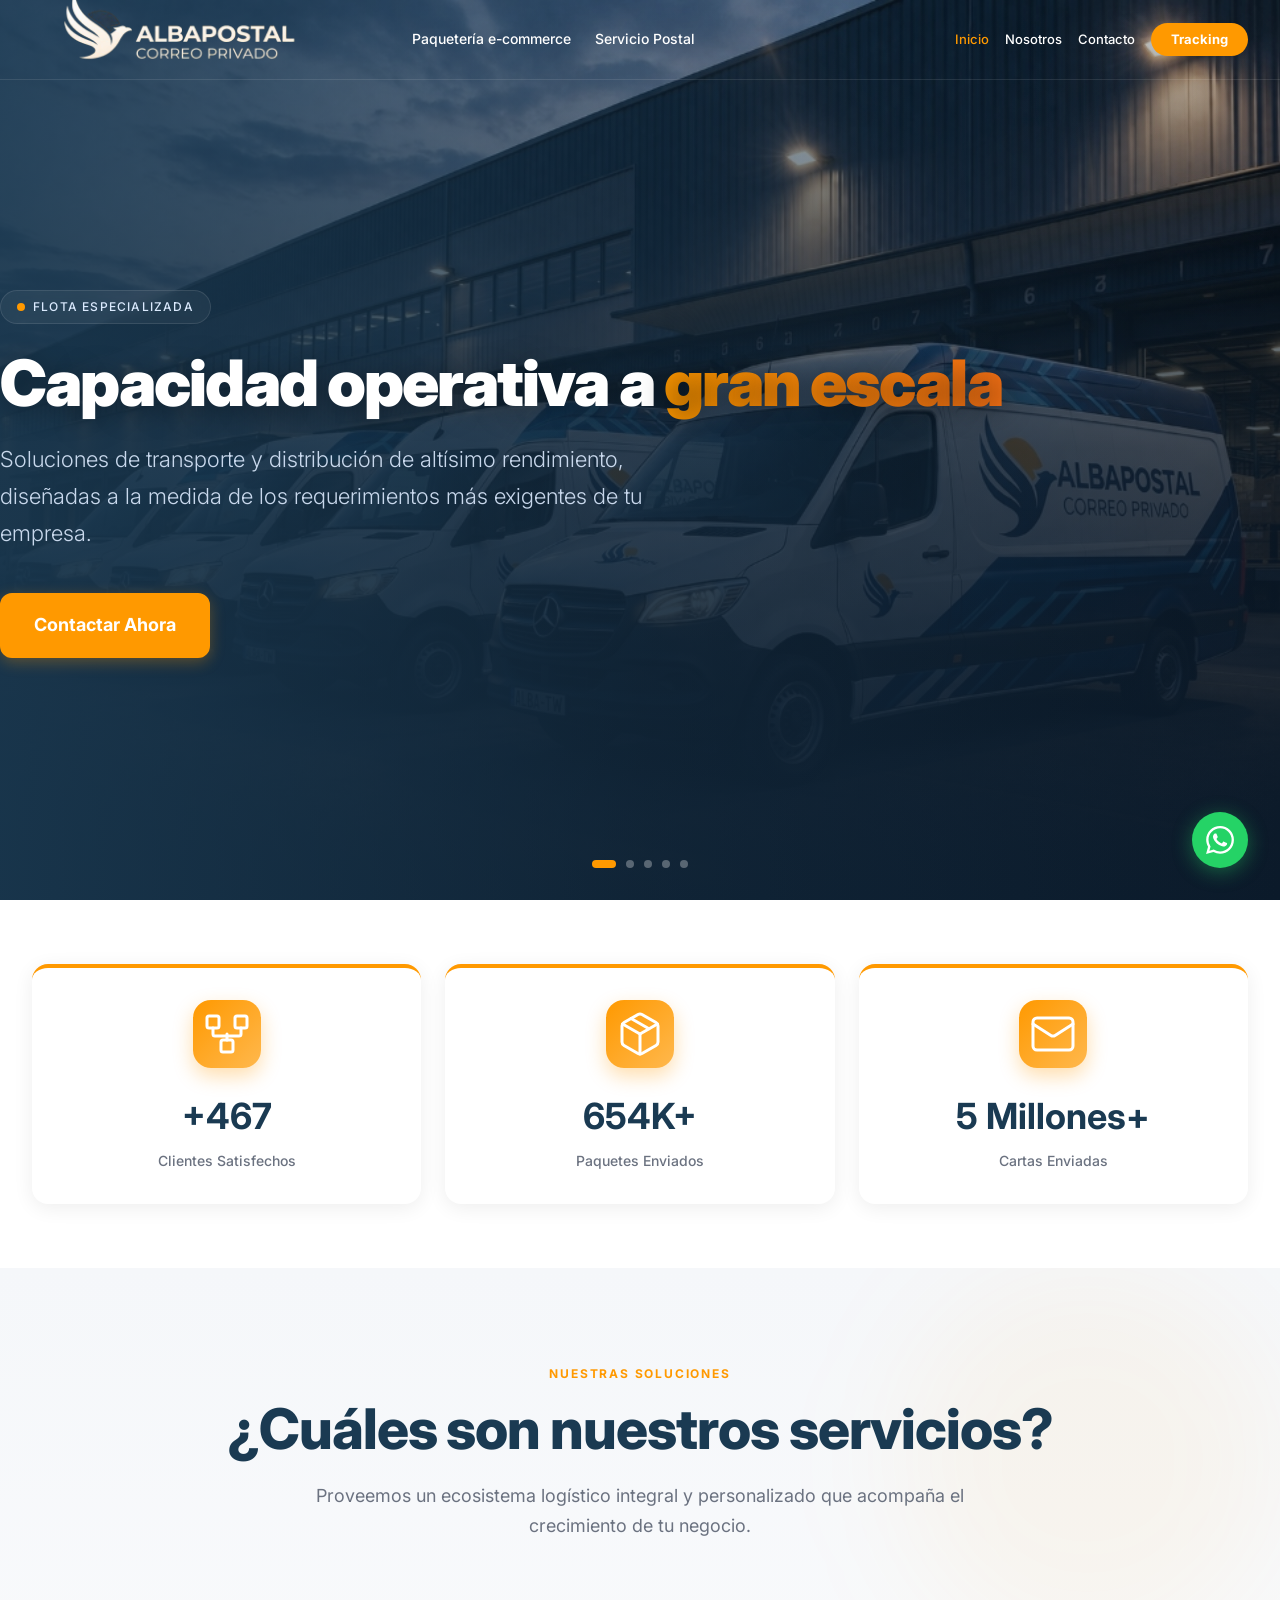
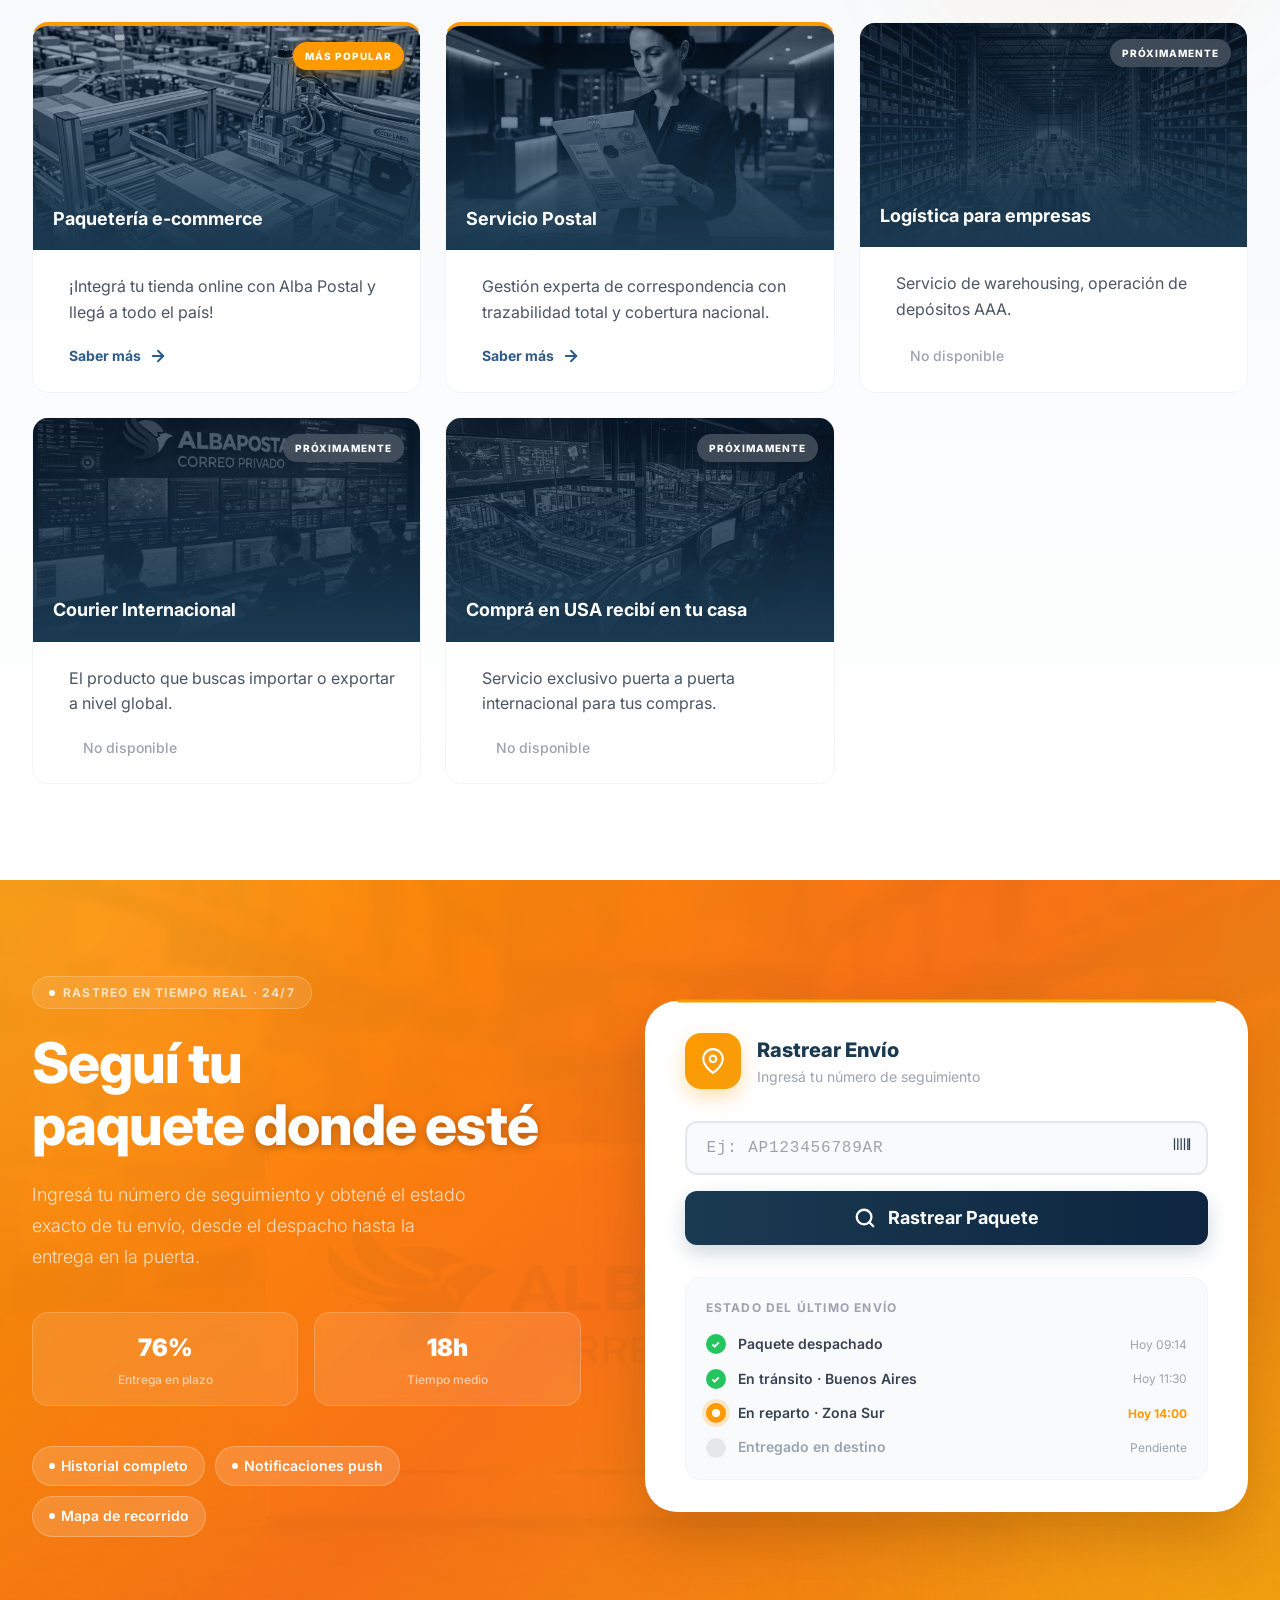
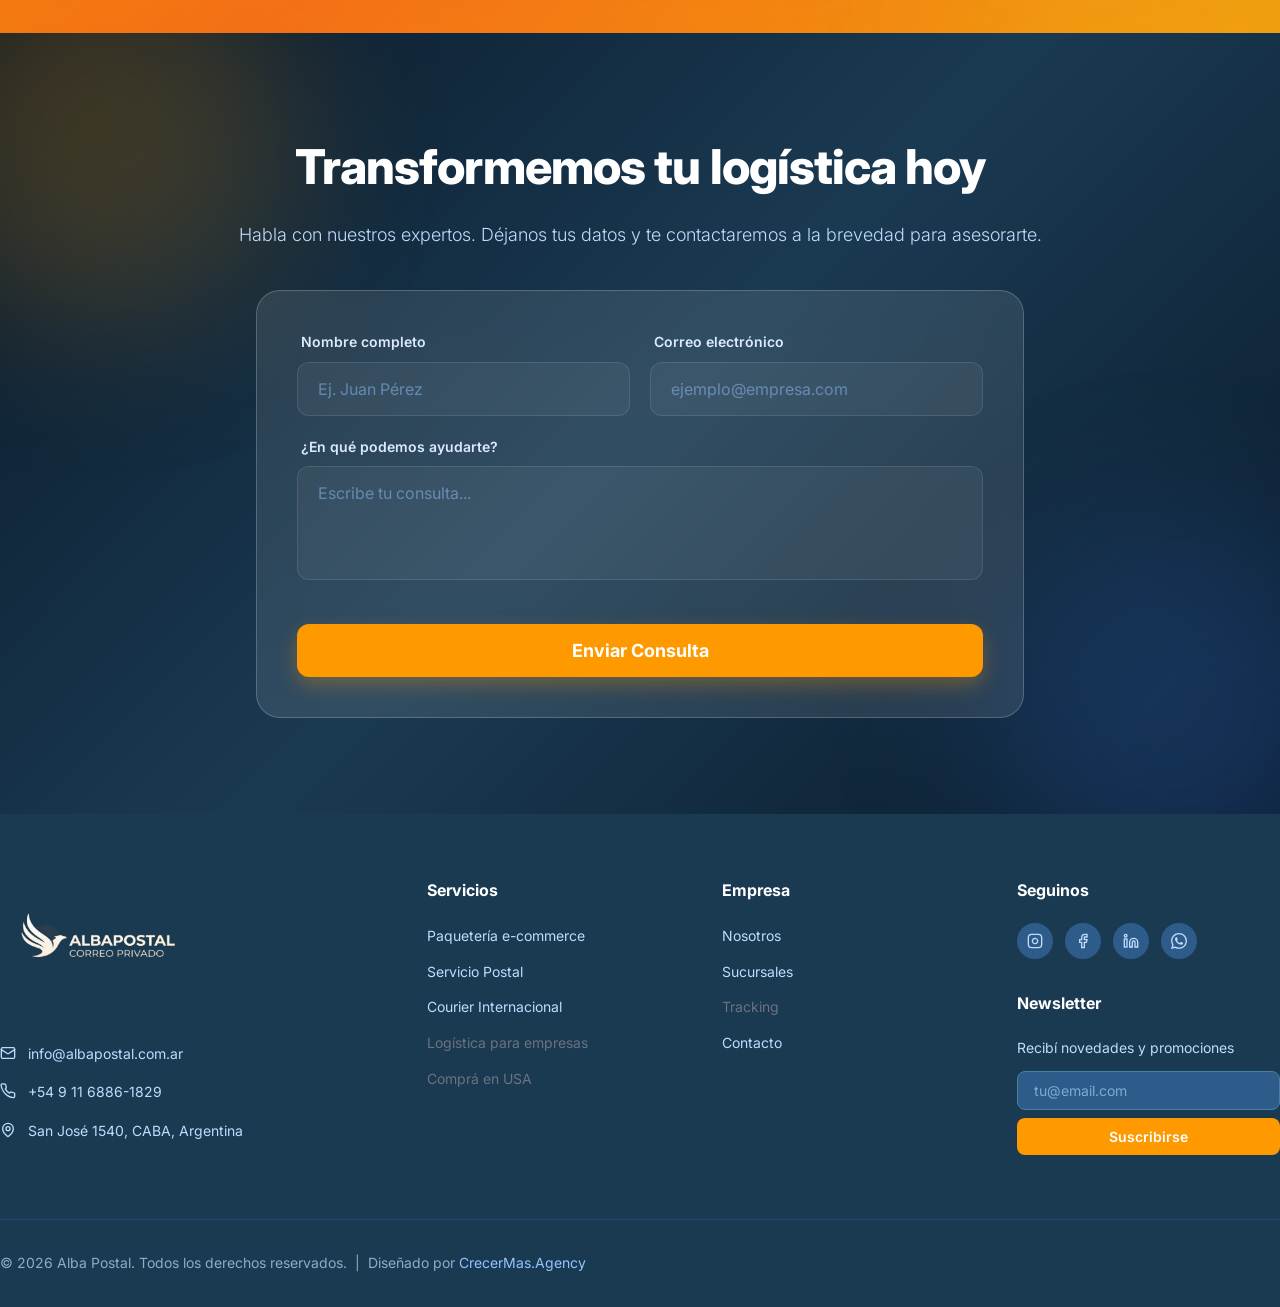
<file: index.html>
<!DOCTYPE html>
<html lang="es">
<head>
  <meta charset="UTF-8">
  <meta name="viewport" content="width=device-width, initial-scale=1.0">
  <title>Alba Postal — Logística Corporativa</title>
  <meta name="description" content="Soluciones de logística e-commerce, servicio postal y courier para empresas.">
  <link rel="preconnect" href="https://fonts.googleapis.com">
  <link rel="preconnect" href="https://fonts.gstatic.com" crossorigin>
  <link href="https://fonts.googleapis.com/css2?family=Inter:wght@300;400;500;600;700;800;900&display=swap" rel="stylesheet">
  <link rel="stylesheet" href="/css/styles.css">
</head>
<body>

  <div id="navbar-placeholder"></div>

  <!-- HERO -->
  <section class="hero">
    <div class="hero-slide active">
      <img src="/images/s1.jpg" alt="Logística Corporativa" loading="eager">
    </div>
    <div class="hero-slide">
      <img src="/images/s5.jpg" alt="Control y Monitoreo" loading="lazy">
    </div>
    <div class="hero-slide">
      <img src="/images/s4.jpg" alt="Excelencia humana" loading="lazy">
    </div>
    <div class="hero-slide">
      <img src="/images/s2.jpg" alt="Gestión inteligente" loading="lazy">
    </div>
    <div class="hero-slide">
      <img src="/images/s3.jpg" alt="Infraestructura" loading="lazy">
    </div>
    <div class="hero-overlay-t"></div>
    <div class="hero-overlay-l"></div>
    <div class="hero-grid-overlay"></div>

    <div class="hero-content container">
      <div class="max-w-3xl" id="hero-text">
        <div class="hero-tag">
          <span class="hero-tag-dot"></span>
          <span id="hero-slide-tag">Flota Especializada</span>
        </div>
        <h1 class="hero-h1" id="hero-slide-title">
          Capacidad operativa a <span class="gradient-text">gran escala</span>
        </h1>
        <p class="hero-p" id="hero-slide-desc">
          Soluciones de transporte y distribución de altísimo rendimiento, diseñadas a la medida de los requerimientos más exigentes de tu empresa.
        </p>
        <a href="/contacto.html" class="btn btn-accent btn-lg">Contactar Ahora</a>
      </div>
    </div>

    <div class="hero-dots">
      <button class="hero-dot active" data-index="0"></button>
      <button class="hero-dot" data-index="1"></button>
      <button class="hero-dot" data-index="2"></button>
      <button class="hero-dot" data-index="3"></button>
      <button class="hero-dot" data-index="4"></button>
    </div>
  </section>

  <!-- STATS -->
  <section class="stats-section">
    <div class="container">
      <div class="stats-grid">
        <div class="stat-card">
          <div class="stat-icon">
            <svg width="48" height="48" viewBox="0 0 24 24" fill="none" stroke="currentColor" stroke-width="1.5" stroke-linecap="round" stroke-linejoin="round">
              <rect x="2" y="3" width="6" height="6" rx="1"/><rect x="16" y="3" width="6" height="6" rx="1"/><rect x="9" y="15" width="6" height="6" rx="1"/>
              <path d="M5 9v3a1 1 0 0 0 1 1h12a1 1 0 0 0 1-1V9"/><path d="M12 12v3"/>
            </svg>
          </div>
          <span class="stat-value" data-count="500" data-prefix="+" data-suffix="">+500</span>
          <span class="stat-label">Clientes Satisfechos</span>
        </div>
        <div class="stat-card">
          <div class="stat-icon">
            <svg width="48" height="48" viewBox="0 0 24 24" fill="none" stroke="currentColor" stroke-width="1.5" stroke-linecap="round" stroke-linejoin="round">
              <path d="M16.5 9.4 7.55 4.24"/><path d="M21 16V8a2 2 0 0 0-1-1.73l-7-4a2 2 0 0 0-2 0l-7 4A2 2 0 0 0 3 8v8a2 2 0 0 0 1 1.73l7 4a2 2 0 0 0 2 0l7-4A2 2 0 0 0 21 16z"/>
              <polyline points="3.29 7 12 12 20.71 7"/><line x1="12" y1="22" x2="12" y2="12"/>
            </svg>
          </div>
          <span class="stat-value" data-count="700" data-prefix="" data-suffix="K+">700K+</span>
          <span class="stat-label">Paquetes Enviados</span>
        </div>
        <div class="stat-card">
          <div class="stat-icon">
            <svg width="48" height="48" viewBox="0 0 24 24" fill="none" stroke="currentColor" stroke-width="1.5" stroke-linecap="round" stroke-linejoin="round">
              <rect x="2" y="4" width="20" height="16" rx="2"/><path d="m22 7-8.97 5.7a1.94 1.94 0 0 1-2.06 0L2 7"/>
            </svg>
          </div>
          <span class="stat-value" data-count="6" data-prefix="" data-suffix=" Millones+">6 Millones+</span>
          <span class="stat-label">Cartas Enviadas</span>
        </div>
      </div>
    </div>
  </section>

  <!-- SERVICES -->
  <section class="services-section">
    <div class="container" style="position:relative;z-index:1">
      <div class="services-header">
        <span class="section-tag">Nuestras Soluciones</span>
        <h2 class="section-title" style="margin-bottom:1.25rem">¿Cuáles son nuestros servicios?</h2>
        <p class="section-subtitle" style="margin:0 auto">Proveemos un ecosistema logístico integral y personalizado que acompaña el crecimiento de tu negocio.</p>
      </div>
      <div class="services-grid">
        <!-- Paquetería -->
        <a href="/servicios/logistica-ecommerce.html" class="service-card active-card">
          <div class="service-card-img">
            <img src="/images/ecommerce.png" alt="Centro e-commerce" loading="lazy">
            <div class="service-card-gradient"></div>
            <div class="service-card-bar"></div>
            <div class="service-card-title-img"><h3>Paquetería e-commerce</h3></div>
            <span class="service-badge popular">Más popular</span>
          </div>
          <div class="service-card-body">
            <div class="service-card-left-bar"></div>
            <p>¡Integrá tu tienda online con Alba Postal y llegá a todo el país!</p>
            <span class="service-card-link">
              Saber más
              <svg width="18" height="18" viewBox="0 0 24 24" fill="none" stroke="currentColor" stroke-width="2.5" stroke-linecap="round" stroke-linejoin="round"><path d="M5 12h14"/><path d="m12 5 7 7-7 7"/></svg>
            </span>
          </div>
        </a>
        <!-- Servicio Postal -->
        <a href="/servicios/servicio-postal.html" class="service-card active-card">
          <div class="service-card-img">
            <img src="/images/postal.png" alt="Correspondencia postal" loading="lazy">
            <div class="service-card-gradient"></div>
            <div class="service-card-bar"></div>
            <div class="service-card-title-img"><h3>Servicio Postal</h3></div>
          </div>
          <div class="service-card-body">
            <div class="service-card-left-bar"></div>
            <p>Gestión experta de correspondencia con trazabilidad total y cobertura nacional.</p>
            <span class="service-card-link">
              Saber más
              <svg width="18" height="18" viewBox="0 0 24 24" fill="none" stroke="currentColor" stroke-width="2.5" stroke-linecap="round" stroke-linejoin="round"><path d="M5 12h14"/><path d="m12 5 7 7-7 7"/></svg>
            </span>
          </div>
        </a>
        <!-- Logística para empresas -->
        <div class="service-card inactive-card">
          <div class="service-card-img">
            <img src="/images/fulfillment.png" alt="Logística y warehousing" loading="lazy">
            <div class="service-card-gradient"></div>
            <div class="service-card-title-img"><h3>Logística para empresas</h3></div>
            <span class="service-badge soon">Próximamente</span>
          </div>
          <div class="service-card-body">
            <p>Servicio de warehousing, operación de depósitos AAA.</p>
            <span class="service-unavailable"><span class="service-unavailable-dot"></span>No disponible</span>
          </div>
        </div>
        <!-- Courier Internacional -->
        <div class="service-card inactive-card">
          <div class="service-card-img">
            <img src="/images/s5.jpg" alt="Courier Internacional aéreo" loading="lazy">
            <div class="service-card-gradient"></div>
            <div class="service-card-title-img"><h3>Courier Internacional</h3></div>
            <span class="service-badge soon">Próximamente</span>
          </div>
          <div class="service-card-body">
            <p>El producto que buscas importar o exportar a nivel global.</p>
            <span class="service-unavailable"><span class="service-unavailable-dot"></span>No disponible</span>
          </div>
        </div>
        <!-- Comprá en USA -->
        <div class="service-card inactive-card">
          <div class="service-card-img">
            <img src="/images/about.png" alt="Tracking de compras USA" loading="lazy">
            <div class="service-card-gradient"></div>
            <div class="service-card-title-img"><h3>Comprá en USA recibí en tu casa</h3></div>
            <span class="service-badge soon">Próximamente</span>
          </div>
          <div class="service-card-body">
            <p>Servicio exclusivo puerta a puerta internacional para tus compras.</p>
            <span class="service-unavailable"><span class="service-unavailable-dot"></span>No disponible</span>
          </div>
        </div>
      </div>
    </div>
  </section>

  <!-- TRACKING -->
  <section class="tracking-section">
    <div class="tracking-bg-img"></div>
    <div class="container">
      <div class="tracking-grid">
        <div>
          <div class="tracking-label">
            <span class="tracking-label-dot"></span>
            Rastreo en tiempo real · 24/7
          </div>
          <h2 class="tracking-h2">
            Seguí tu<br>paquete <span class="highlight">donde esté</span>
          </h2>
          <p class="tracking-p">Ingresá tu número de seguimiento y obtené el estado exacto de tu envío, desde el despacho hasta la entrega en la puerta.</p>
          <div class="tracking-stats">
            <div class="tracking-stat"><div class="tracking-stat-val" data-count="98" data-prefix="" data-suffix="%">98%</div><div class="tracking-stat-lbl">Entrega en plazo</div></div>
            <div class="tracking-stat"><div class="tracking-stat-val" data-count="24" data-prefix="" data-suffix="h">24h</div><div class="tracking-stat-lbl">Tiempo medio</div></div>
          </div>
          <div class="tracking-pills">
            <span class="tracking-pill"><span class="tracking-pill-dot"></span>Historial completo</span>
            <span class="tracking-pill"><span class="tracking-pill-dot"></span>Notificaciones push</span>
            <span class="tracking-pill"><span class="tracking-pill-dot"></span>Mapa de recorrido</span>
          </div>
        </div>
        <div class="tracking-card">
          <div class="tracking-card-bar"></div>
          <div class="tracking-card-header">
            <div class="tracking-card-icon">
              <svg width="26" height="26" viewBox="0 0 24 24" fill="none" stroke="white" stroke-width="2" stroke-linecap="round" stroke-linejoin="round"><path d="M21 10c0 7-9 13-9 13s-9-6-9-13a9 9 0 0 1 18 0z"/><circle cx="12" cy="10" r="3"/></svg>
            </div>
            <div>
              <h3>Rastrear Envío</h3>
              <p>Ingresá tu número de seguimiento</p>
            </div>
          </div>
          <form id="tracking-form">
            <div class="tracking-input-wrap">
              <input type="text" id="tracking-code" class="tracking-input" placeholder="Ej: AP123456789AR" required>
              <div class="tracking-input-icon">
                <svg width="20" height="20" viewBox="0 0 24 24" fill="none" stroke="currentColor" stroke-width="1.5"><path d="M3 5v14M7 5v14M11 5v14M15 5v14M19 5v14M21 5v14"/></svg>
              </div>
            </div>
            <button type="submit" class="tracking-submit">
              <svg width="22" height="22" viewBox="0 0 24 24" fill="none" stroke="currentColor" stroke-width="2.5" stroke-linecap="round" stroke-linejoin="round"><circle cx="11" cy="11" r="8"/><path d="m21 21-4.35-4.35"/></svg>
              Rastrear Paquete
            </button>
          </form>
          <div class="tracking-timeline">
            <p class="tracking-timeline-title">Estado del último envío</p>
            <div class="tracking-steps">
              <div class="tracking-step">
                <div class="tracking-step-dot done"><span class="tracking-step-done-icon">✓</span></div>
                <div class="tracking-step-info"><span class="label">Paquete despachado</span><span class="time">Hoy 09:14</span></div>
              </div>
              <div class="tracking-step">
                <div class="tracking-step-dot done"><span class="tracking-step-done-icon">✓</span></div>
                <div class="tracking-step-info"><span class="label">En tránsito · Buenos Aires</span><span class="time">Hoy 11:30</span></div>
              </div>
              <div class="tracking-step">
                <div class="tracking-step-dot active"><span class="tracking-step-active-dot"></span></div>
                <div class="tracking-step-info"><span class="label">En reparto · Zona Sur</span><span class="time active">Hoy 14:00</span></div>
              </div>
              <div class="tracking-step">
                <div class="tracking-step-dot pending"></div>
                <div class="tracking-step-info"><span class="label pending">Entregado en destino</span><span class="time">Pendiente</span></div>
              </div>
            </div>
          </div>
        </div>
      </div>
    </div>
  </section>

  <!-- CTA -->
  <section class="cta-section">
    <div class="container" style="position:relative;z-index:1">
      <div class="cta-inner">
        <h2 class="cta-h2">Transformemos tu logística hoy</h2>
        <p class="cta-p">Habla con nuestros expertos. Déjanos tus datos y te contactaremos a la brevedad para asesorarte.</p>
        <div class="cta-form-box">
          <div class="cta-success" id="cta-success">
            <div class="cta-success-icon">
              <svg width="32" height="32" viewBox="0 0 24 24" fill="none" stroke="currentColor" stroke-width="2.5" stroke-linecap="round" stroke-linejoin="round"><polyline points="20 6 9 17 4 12"/></svg>
            </div>
            <h3>¡Mensaje Enviado!</h3>
            <p>Nos pondremos en contacto contigo lo antes posible.</p>
            <button id="cta-reset" class="btn btn-outline-white btn-sm" style="margin-top:2rem">Enviar otro mensaje</button>
          </div>
          <form id="cta-form" class="cta-form-grid">
            <div>
              <label class="cta-form-label" for="cta-name">Nombre completo</label>
              <input id="cta-name" name="nombre" type="text" required placeholder="Ej. Juan Pérez" class="cta-form-input" pattern="[a-zA-ZáéíóúÁÉÍÓÚñÑ\s]{3,}" title="Mínimo 3 caracteres">
            </div>
            <div>
              <label class="cta-form-label" for="cta-email">Correo electrónico</label>
              <input id="cta-email" name="email" type="email" required placeholder="ejemplo@empresa.com" class="cta-form-input">
            </div>
            <div style="grid-column:1/-1">
              <label class="cta-form-label" for="cta-message">¿En qué podemos ayudarte?</label>
              <textarea id="cta-message" name="mensaje" rows="4" required minlength="10" placeholder="Escribe tu consulta..." class="cta-form-textarea"></textarea>
            </div>
            <div style="grid-column:1/-1;margin-top:1rem">
              <button type="submit" class="btn btn-accent btn-lg form-submit-btn" style="width:100%">Enviar Consulta</button>
            </div>
          </form>
        </div>
      </div>
    </div>
  </section>

  <div id="footer-placeholder"></div>

  <script src="/js/components.js"></script>
  <script src="/js/main.js"></script>
  <script>
    // Hero slider content
    const heroSlides = [
      { tag: 'Flota Especializada',    title: 'Capacidad operativa a <span class="gradient-text">gran escala</span>',         desc: 'Soluciones de transporte y distribución de altísimo rendimiento, diseñadas a la medida de los requerimientos más exigentes de tu empresa.' },
      { tag: 'Control y Monitoreo',    title: 'Conectividad y trazabilidad <span class="gradient-text">absoluta</span>',        desc: 'Nuestra torre de control mantiene operaciones integradas garantizando envíos hiper-confiables y rápidos en todo momento.' },
      { tag: 'Socio Estratégico',      title: 'Excelencia humana en cada <span class="gradient-text">movimiento</span>',        desc: 'Multiplicamos el valor de tu cadena de suministro brindando tecnología de vanguardia y atención corporativa personalizada.' },
      { tag: 'Gestión Inteligente',    title: 'Logística adaptada a tu <span class="gradient-text">negocio</span>',             desc: 'Implementamos plataformas de clase mundial para que cada paquete cuente con un seguimiento preciso en todo el territorio.' },
      { tag: 'Almacenamiento Premium', title: 'Infraestructura de <span class="gradient-text">primer nivel</span>',             desc: 'Contamos con depósitos altamente seguros y centros de distribución estratégicamente ubicados para agilizar tus entregas.' }
    ];
    let heroIndex = 0;
    const heroTag  = document.getElementById('hero-slide-tag');
    const heroTitle = document.getElementById('hero-slide-title');
    const heroDesc  = document.getElementById('hero-slide-desc');
    const heroDots  = document.querySelectorAll('.hero-dot');
    const heroSlideEls = document.querySelectorAll('.hero-slide');

    function goToHeroSlide(i) {
      heroSlideEls[heroIndex].classList.remove('active');
      heroDots[heroIndex]?.classList.remove('active');
      heroIndex = i;
      heroSlideEls[heroIndex].classList.add('active');
      heroDots[heroIndex]?.classList.add('active');
      heroTag.textContent = heroSlides[i].tag;
      heroTitle.innerHTML = heroSlides[i].title;
      heroDesc.textContent = heroSlides[i].desc;
    }

    heroDots.forEach((dot, i) => dot.addEventListener('click', () => { clearInterval(heroInterval); goToHeroSlide(i); heroInterval = setInterval(() => goToHeroSlide((heroIndex + 1) % heroSlides.length), 6000); }));
    var heroInterval = setInterval(() => goToHeroSlide((heroIndex + 1) % heroSlides.length), 6000);
  </script>
</body>
</html>
</file>
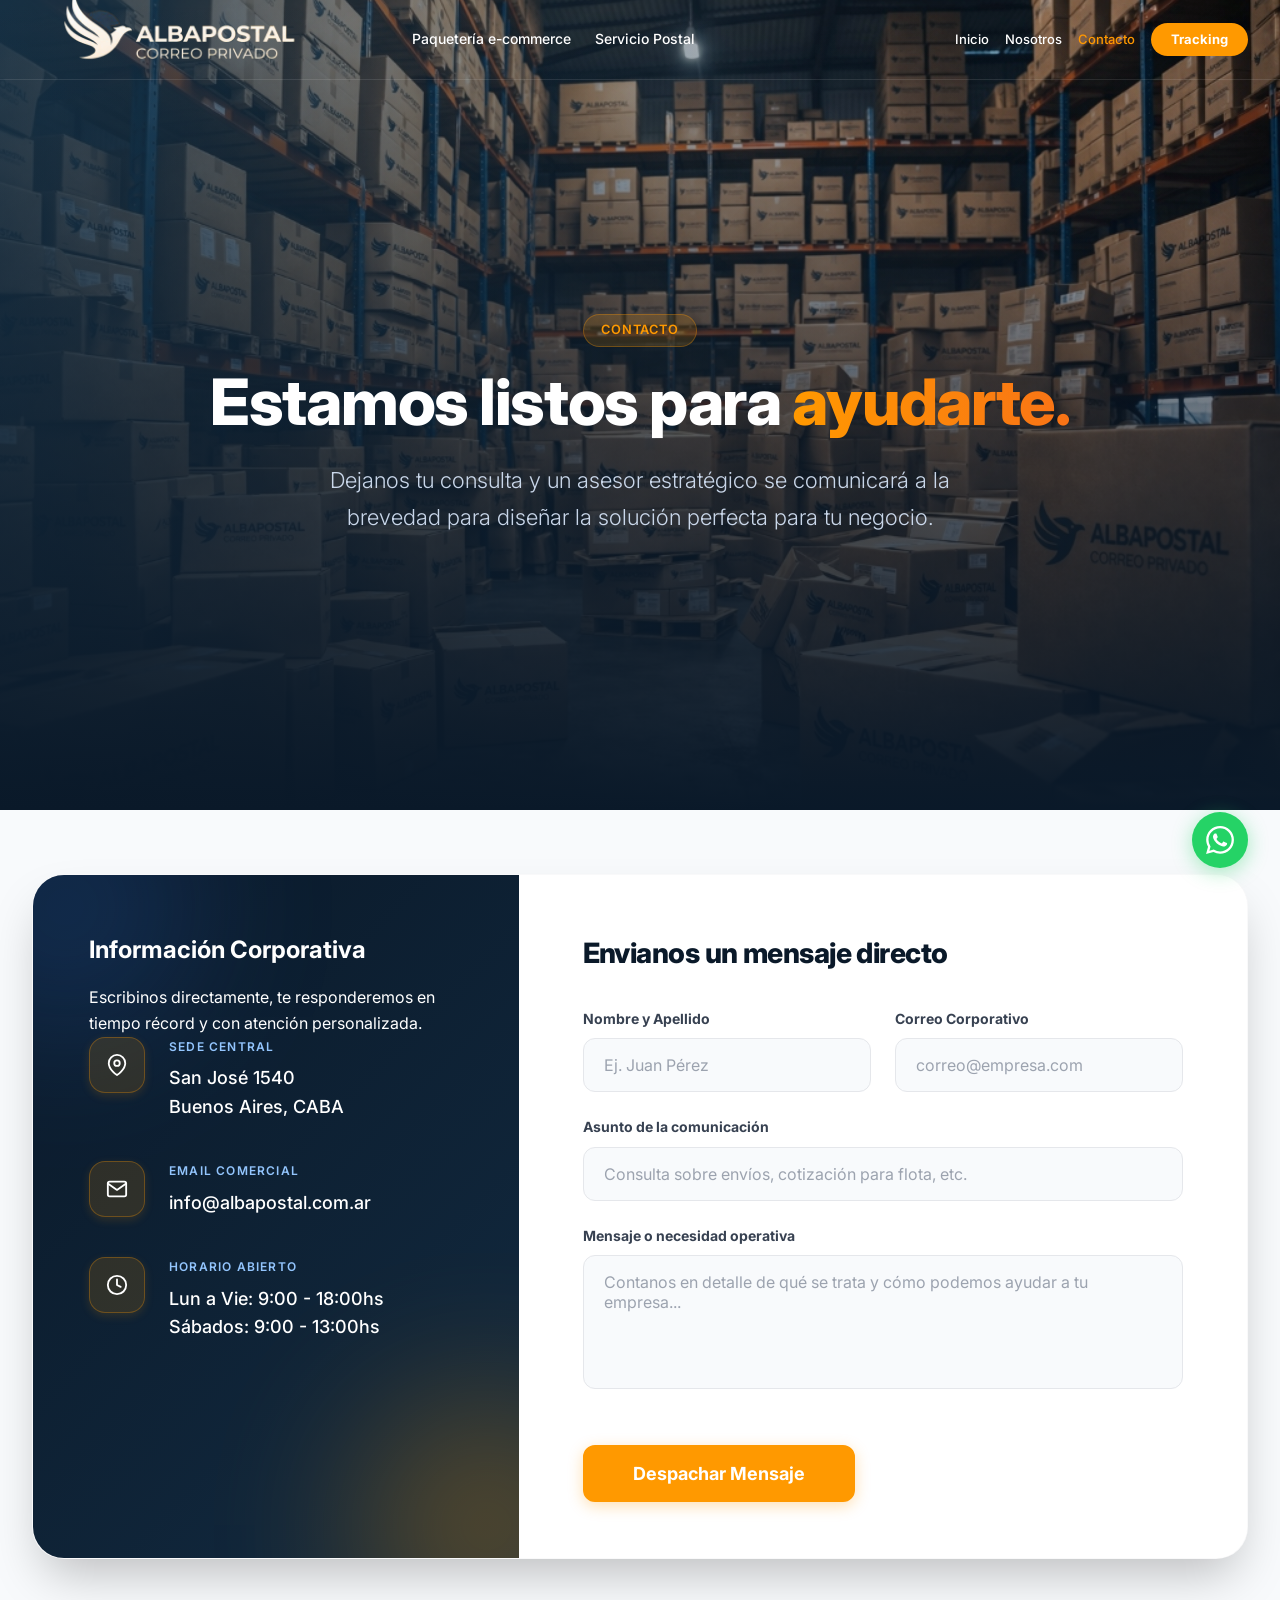
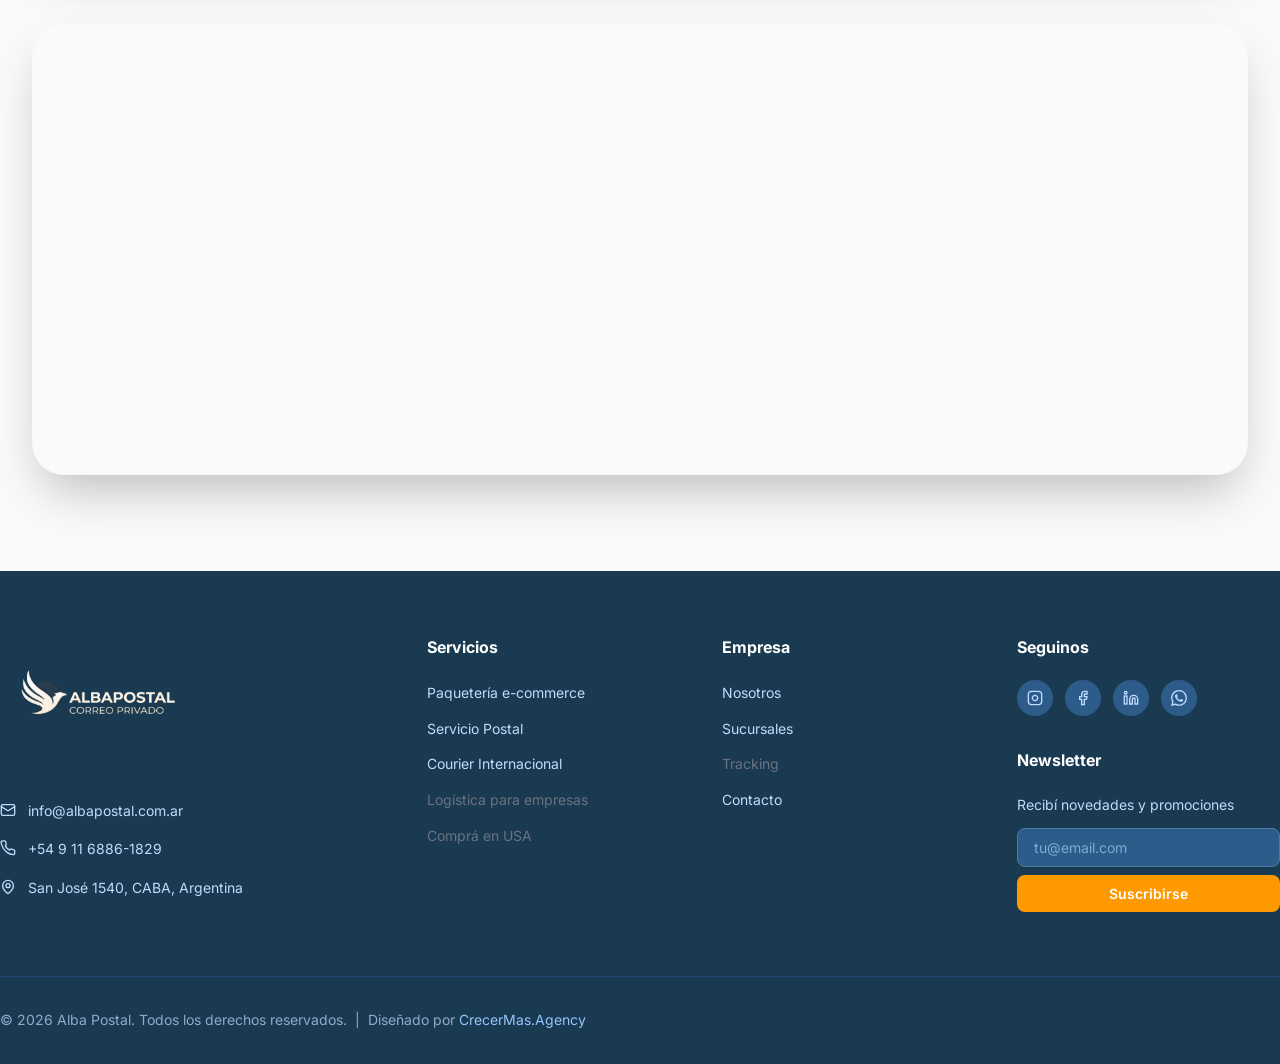
<file: contacto.html>
<!DOCTYPE html>
<html lang="es">
<head>
  <meta charset="UTF-8">
  <meta name="viewport" content="width=device-width, initial-scale=1.0">
  <title>Contacto — Alba Postal</title>
  <meta name="description" content="Contactá a Alba Postal. Sede Central: San José 1540, CABA. Email: info@albapostal.com.ar">
  <link rel="preconnect" href="https://fonts.googleapis.com">
  <link rel="preconnect" href="https://fonts.gstatic.com" crossorigin>
  <link href="https://fonts.googleapis.com/css2?family=Inter:wght@300;400;500;600;700;800;900&display=swap" rel="stylesheet">
  <link rel="stylesheet" href="/css/styles.css">
</head>
<body>
  <div id="navbar-placeholder"></div>

  <!-- HERO -->
  <div class="page-hero">
    <div class="page-hero-bg">
      <img src="/images/contact_bg.jpg" alt="Contacto Alba Postal">
      <div class="page-hero-overlay-r"></div>
      <div class="page-hero-overlay-t"></div>
    </div>
    <div class="container page-hero-content">
      <span class="page-hero-tag">Contacto</span>
      <h1 class="page-hero-h1">Estamos listos para <span class="gradient-text">ayudarte.</span></h1>
      <p class="page-hero-p">Dejanos tu consulta y un asesor estratégico se comunicará a la brevedad para diseñar la solución perfecta para tu negocio.</p>
    </div>
  </div>

  <div class="contacto-page">
    <div class="container" style="padding-top:4rem;padding-bottom:6rem">
      <!-- Card -->
      <div class="contacto-card">
        <!-- Dark info panel -->
        <div class="contacto-dark">
          <div style="position:relative;z-index:1">
            <h3>Información Corporativa</h3>
            <p>Escribinos directamente, te responderemos en tiempo récord y con atención personalizada.</p>
            <div class="contacto-info-list">
              <div class="contacto-info-item">
                <div class="contacto-info-icon">
                  <svg width="22" height="22" viewBox="0 0 24 24" fill="none" stroke="white" stroke-width="2" stroke-linecap="round" stroke-linejoin="round"><path d="M21 10c0 7-9 13-9 13s-9-6-9-13a9 9 0 0 1 18 0z"/><circle cx="12" cy="10" r="3"/></svg>
                </div>
                <div>
                  <div class="contacto-info-label">Sede Central</div>
                  <div class="contacto-info-val">San José 1540<br>Buenos Aires, CABA</div>
                </div>
              </div>
              <div class="contacto-info-item">
                <div class="contacto-info-icon">
                  <svg width="22" height="22" viewBox="0 0 24 24" fill="none" stroke="white" stroke-width="2" stroke-linecap="round" stroke-linejoin="round"><path d="M4 4h16c1.1 0 2 .9 2 2v12c0 1.1-.9 2-2 2H4c-1.1 0-2-.9-2-2V6c0-1.1.9-2 2-2z"/><polyline points="22,6 12,13 2,6"/></svg>
                </div>
                <div>
                  <div class="contacto-info-label">Email Comercial</div>
                  <div class="contacto-info-val">info@albapostal.com.ar</div>
                </div>
              </div>
              <div class="contacto-info-item">
                <div class="contacto-info-icon">
                  <svg width="22" height="22" viewBox="0 0 24 24" fill="none" stroke="white" stroke-width="2" stroke-linecap="round" stroke-linejoin="round"><circle cx="12" cy="12" r="10"/><polyline points="12 6 12 12 16 14"/></svg>
                </div>
                <div>
                  <div class="contacto-info-label">Horario Abierto</div>
                  <div class="contacto-info-val">Lun a Vie: 9:00 - 18:00hs<br>Sábados: 9:00 - 13:00hs</div>
                </div>
              </div>
            </div>
          </div>
        </div>

        <!-- Form panel -->
        <div class="contacto-form-side">
          <h3>Envianos un mensaje directo</h3>
          <form class="service-form" style="display:flex;flex-direction:column;gap:1.5rem">
            <div style="display:grid;gap:1.5rem;grid-template-columns:1fr" class="contact-form-grid">
              <div>
                <label class="contacto-label">Nombre y Apellido</label>
                <input type="text" name="nombre" class="contacto-input" placeholder="Ej. Juan Pérez">
              </div>
              <div>
                <label class="contacto-label">Correo Corporativo</label>
                <input type="email" name="email" class="contacto-input" placeholder="correo@empresa.com">
              </div>
            </div>
            <div>
              <label class="contacto-label">Asunto de la comunicación</label>
              <input type="text" name="asunto" class="contacto-input" placeholder="Consulta sobre envíos, cotización para flota, etc.">
            </div>
            <div>
              <label class="contacto-label">Mensaje o necesidad operativa</label>
              <textarea rows="5" name="mensaje" class="contacto-input" placeholder="Contanos en detalle de qué se trata y cómo podemos ayudar a tu empresa..."></textarea>
            </div>
            <div style="padding-top:1.5rem">
              <button type="submit" class="btn btn-accent btn-lg" style="padding-left:3rem;padding-right:3rem">Despachar Mensaje</button>
            </div>
          </form>
        </div>
      </div>

      <!-- Map -->
      <div class="contacto-map">
        <iframe
          src="https://maps.google.com/maps?q=San%20Jos%C3%A9%201540%2C%20Buenos%20Aires%2C%20Argentina&t=&z=15&ie=UTF8&iwloc=&output=embed"
          width="100%" height="450"
          style="border:0" allowfullscreen loading="lazy"
          referrerpolicy="no-referrer-when-downgrade"
          title="Ubicación Alba Postal">
        </iframe>
      </div>
    </div>
  </div>

  <div id="footer-placeholder"></div>
  <script src="/js/components.js"></script>
  <script src="/js/main.js"></script>
  <style>
    @media (min-width: 768px) { .contact-form-grid { grid-template-columns: 1fr 1fr !important; } }
  </style>
</body>
</html>
</file>
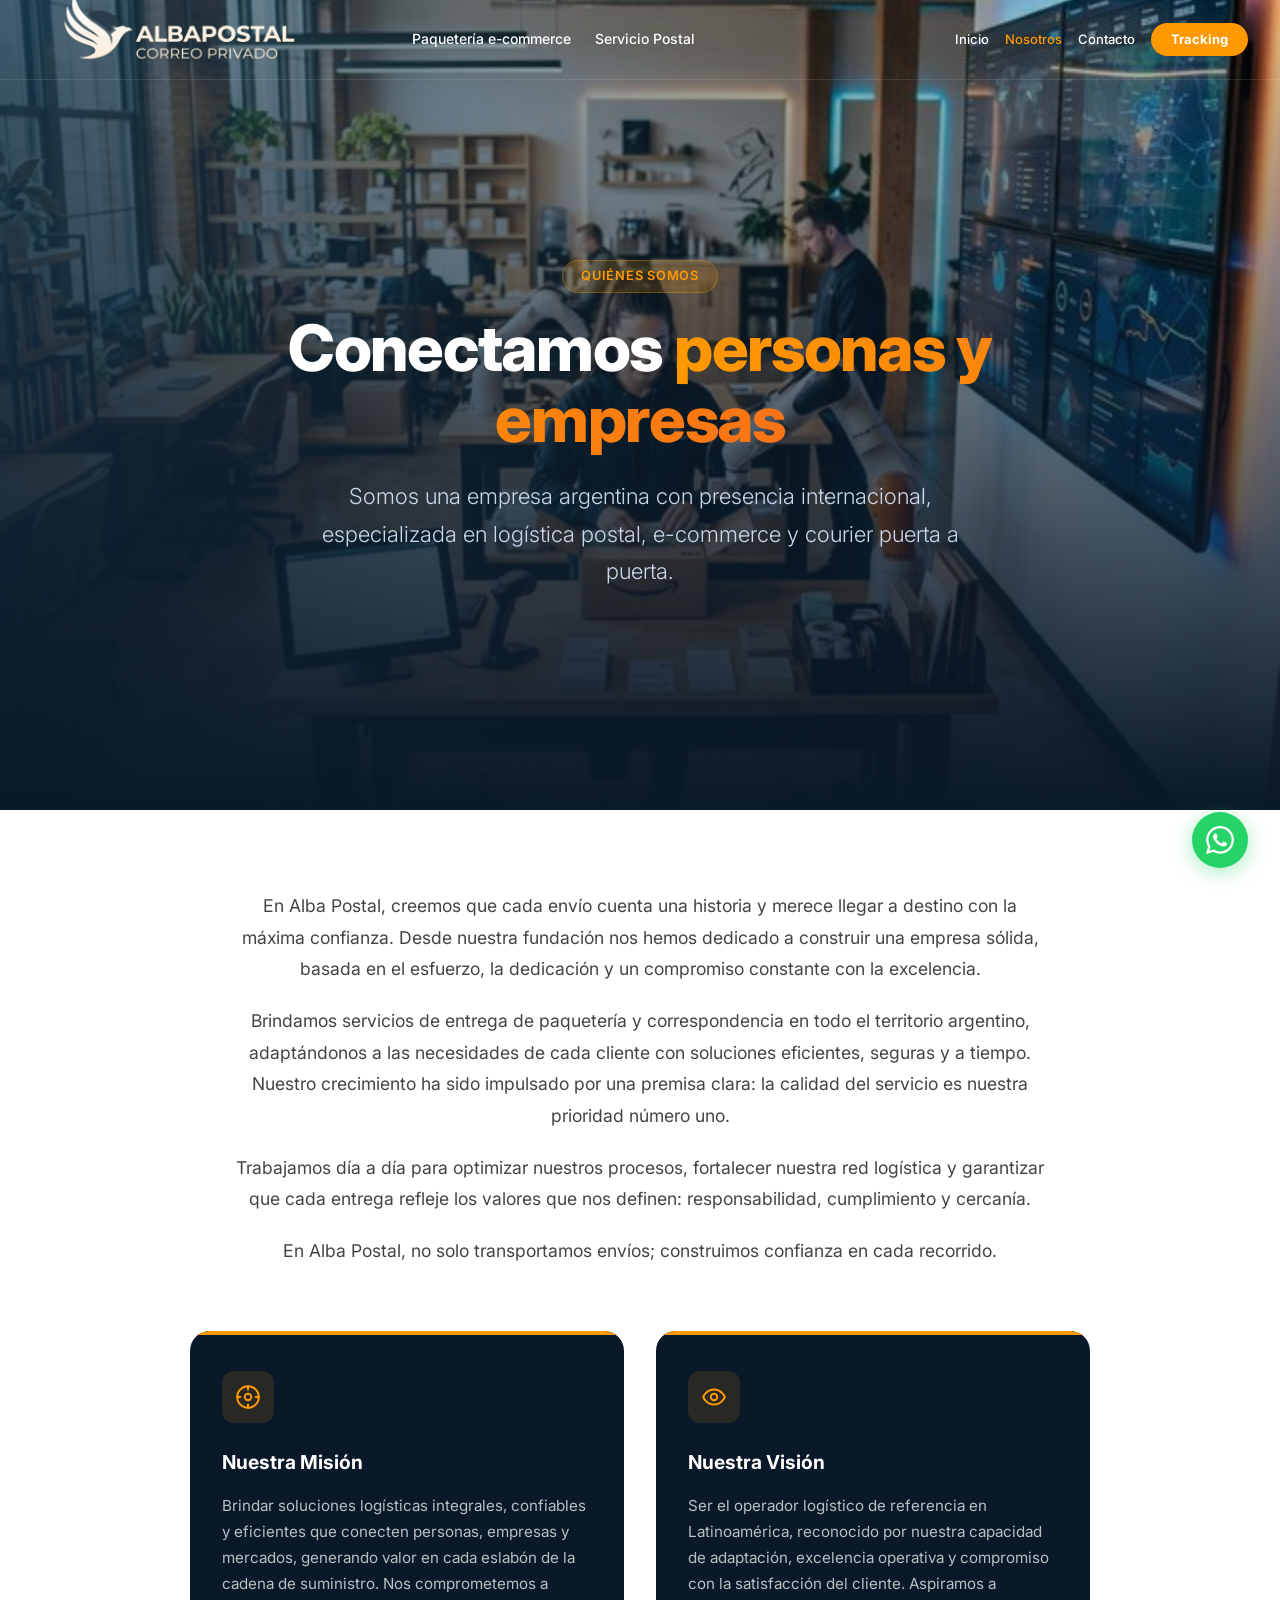
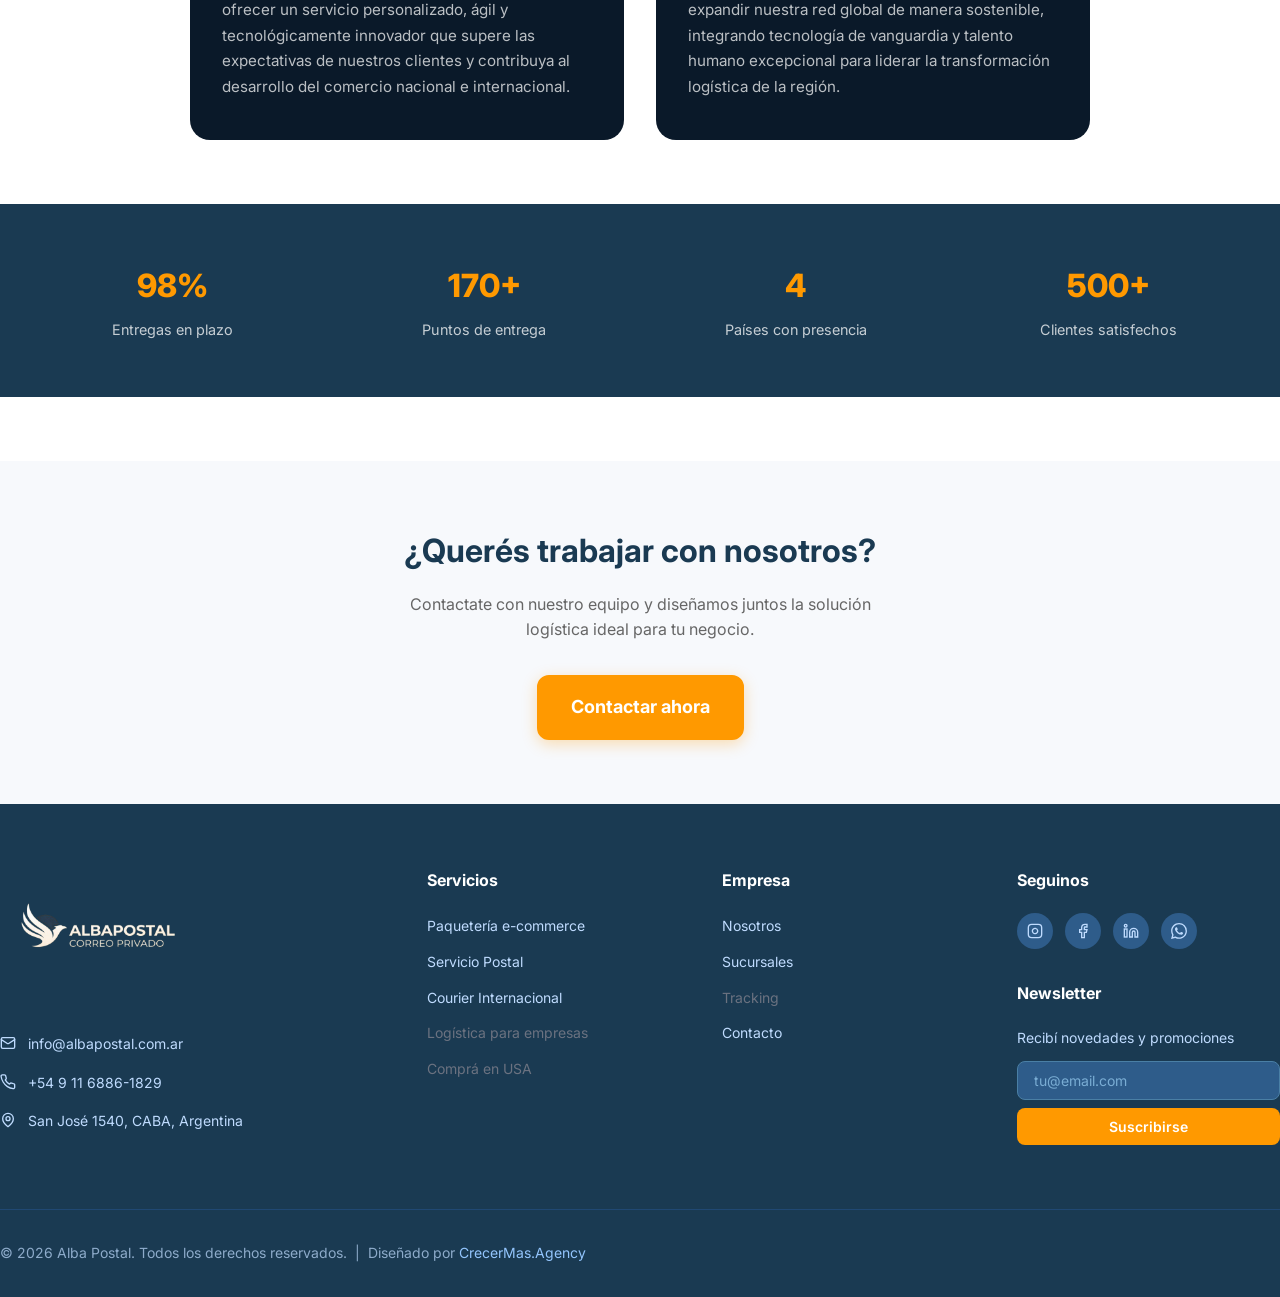
<file: nosotros.html>
<!DOCTYPE html>
<html lang="es">
<head>
  <meta charset="UTF-8">
  <meta name="viewport" content="width=device-width, initial-scale=1.0">
  <title>Nosotros — Alba Postal</title>
  <meta name="description" content="Conocé quiénes somos en Alba Postal. Líderes en logística postal, e-commerce y courier internacional con amplia cobertura regional.">
  <link rel="preconnect" href="https://fonts.googleapis.com">
  <link rel="preconnect" href="https://fonts.gstatic.com" crossorigin>
  <link href="https://fonts.googleapis.com/css2?family=Inter:wght@300;400;500;600;700;800;900&display=swap" rel="stylesheet">
  <link rel="stylesheet" href="/css/styles.css">
  <style>
    /* Main content */
    .nosotros-body {
      background: #fff;
      padding: 5rem 0 4rem;
    }
    .nosotros-intro {
      max-width: 820px;
      margin: 0 auto 4rem;
      text-align: center;
    }
    .nosotros-intro p {
      font-size: 1.1rem;
      color: #444;
      line-height: 1.8;
      margin-bottom: 1.25rem;
    }

    .nosotros-cards {
      display: grid;
      grid-template-columns: 1fr 1fr;
      gap: 2rem;
      max-width: 900px;
      margin: 0 auto;
    }
    @media (max-width: 680px) {
      .nosotros-cards { grid-template-columns: 1fr; }
    }

    .nosotros-card {
      background: var(--navy);
      border-radius: 1.25rem;
      padding: 2.5rem 2rem;
      position: relative;
      overflow: hidden;
    }
    .nosotros-card::before {
      content: '';
      position: absolute;
      top: 0; left: 0; right: 0;
      height: 4px;
      background: var(--accent);
      border-radius: 1.25rem 1.25rem 0 0;
    }
    .nosotros-card-icon {
      width: 52px;
      height: 52px;
      background: rgba(255,153,0,.12);
      border-radius: .75rem;
      display: flex;
      align-items: center;
      justify-content: center;
      margin-bottom: 1.5rem;
      color: var(--accent);
    }
    .nosotros-card h3 {
      font-size: 1.2rem;
      font-weight: 700;
      color: #fff;
      margin: 0 0 1rem;
    }
    .nosotros-card p {
      font-size: .95rem;
      color: rgba(255,255,255,.72);
      line-height: 1.7;
      margin: 0;
    }

    /* Highlights strip */
    .nosotros-highlights {
      background: var(--primary);
      padding: 3.5rem 0;
      margin-top: 4rem;
    }
    .nosotros-highlights .container {
      display: grid;
      grid-template-columns: repeat(auto-fit, minmax(200px, 1fr));
      gap: 2rem;
      text-align: center;
    }
    .nosotros-hl-item h4 {
      font-size: 2rem;
      font-weight: 800;
      color: var(--accent);
      margin: 0 0 .4rem;
    }
    .nosotros-hl-item p {
      font-size: .9rem;
      color: rgba(255,255,255,.75);
      margin: 0;
    }

    /* CTA */
    .nosotros-cta {
      background: #f7f9fc;
      padding: 4rem 0;
      text-align: center;
    }
    .nosotros-cta h2 {
      font-size: clamp(1.5rem, 3vw, 2rem);
      font-weight: 700;
      color: var(--primary);
      margin: 0 0 1rem;
    }
    .nosotros-cta p {
      color: #666;
      margin: 0 0 2rem;
      max-width: 480px;
      margin-left: auto;
      margin-right: auto;
    }
  </style>
</head>
<body>
  <div id="navbar-placeholder"></div>

  <!-- HERO -->
  <div class="page-hero">
    <div class="page-hero-bg">
      <img src="/images/about_pyme.png" alt="Alba Postal">
      <div class="page-hero-overlay-r"></div>
      <div class="page-hero-overlay-t"></div>
    </div>
    <div class="container page-hero-content">
      <span class="page-hero-tag">Quiénes somos</span>
      <h1 class="page-hero-h1">Conectamos <span class="gradient-text">personas y empresas</span></h1>
      <p class="page-hero-p">Somos una empresa argentina con presencia internacional, especializada en logística postal, e-commerce y courier puerta a puerta.</p>
    </div>
  </div>

  <!-- BODY -->
  <div class="nosotros-body">
    <div class="container">
      <div class="nosotros-intro">
        <p>En Alba Postal, creemos que cada envío cuenta una historia y merece llegar a destino con la máxima confianza. Desde nuestra fundación nos hemos dedicado a construir una empresa sólida, basada en el esfuerzo, la dedicación y un compromiso constante con la excelencia.</p>
        <p>Brindamos servicios de entrega de paquetería y correspondencia en todo el territorio argentino, adaptándonos a las necesidades de cada cliente con soluciones eficientes, seguras y a tiempo. Nuestro crecimiento ha sido impulsado por una premisa clara: la calidad del servicio es nuestra prioridad número uno.</p>
        <p>Trabajamos día a día para optimizar nuestros procesos, fortalecer nuestra red logística y garantizar que cada entrega refleje los valores que nos definen: responsabilidad, cumplimiento y cercanía.</p>
        <p>En Alba Postal, no solo transportamos envíos; construimos confianza en cada recorrido.</p>
      </div>

      <!-- Misión y Visión -->
      <div class="nosotros-cards">
        <div class="nosotros-card">
          <div class="nosotros-card-icon">
            <svg width="26" height="26" viewBox="0 0 24 24" fill="none" stroke="currentColor" stroke-width="1.8" stroke-linecap="round" stroke-linejoin="round">
              <circle cx="12" cy="12" r="10"/><circle cx="12" cy="12" r="3"/>
              <line x1="12" y1="2" x2="12" y2="5"/><line x1="12" y1="19" x2="12" y2="22"/>
              <line x1="2" y1="12" x2="5" y2="12"/><line x1="19" y1="12" x2="22" y2="12"/>
            </svg>
          </div>
          <h3>Nuestra Misión</h3>
          <p>Brindar soluciones logísticas integrales, confiables y eficientes que conecten personas, empresas y mercados, generando valor en cada eslabón de la cadena de suministro. Nos comprometemos a ofrecer un servicio personalizado, ágil y tecnológicamente innovador que supere las expectativas de nuestros clientes y contribuya al desarrollo del comercio nacional e internacional.</p>
        </div>
        <div class="nosotros-card">
          <div class="nosotros-card-icon">
            <svg width="26" height="26" viewBox="0 0 24 24" fill="none" stroke="currentColor" stroke-width="1.8" stroke-linecap="round" stroke-linejoin="round">
              <path d="M2 12s3-7 10-7 10 7 10 7-3 7-10 7-10-7-10-7Z"/><circle cx="12" cy="12" r="3"/>
            </svg>
          </div>
          <h3>Nuestra Visión</h3>
          <p>Ser el operador logístico de referencia en Latinoamérica, reconocido por nuestra capacidad de adaptación, excelencia operativa y compromiso con la satisfacción del cliente. Aspiramos a expandir nuestra red global de manera sostenible, integrando tecnología de vanguardia y talento humano excepcional para liderar la transformación logística de la región.</p>
        </div>
      </div>
    </div>

    <!-- Highlights -->
    <div class="nosotros-highlights">
      <div class="container">
        <div class="nosotros-hl-item">
          <h4>98%</h4>
          <p>Entregas en plazo</p>
        </div>
        <div class="nosotros-hl-item">
          <h4>170+</h4>
          <p>Puntos de entrega</p>
        </div>
        <div class="nosotros-hl-item">
          <h4>4</h4>
          <p>Países con presencia</p>
        </div>
        <div class="nosotros-hl-item">
          <h4>500+</h4>
          <p>Clientes satisfechos</p>
        </div>
      </div>
    </div>
  </div>

  <!-- CTA -->
  <section class="nosotros-cta">
    <div class="container">
      <h2>¿Querés trabajar con nosotros?</h2>
      <p>Contactate con nuestro equipo y diseñamos juntos la solución logística ideal para tu negocio.</p>
      <a href="/contacto.html" class="btn btn-accent btn-lg">Contactar ahora</a>
    </div>
  </section>

  <div id="footer-placeholder"></div>
  <div id="whatsapp-placeholder"></div>

  <script src="/js/components.js"></script>
  <script src="/js/main.js"></script>
</body>
</html>
</file>
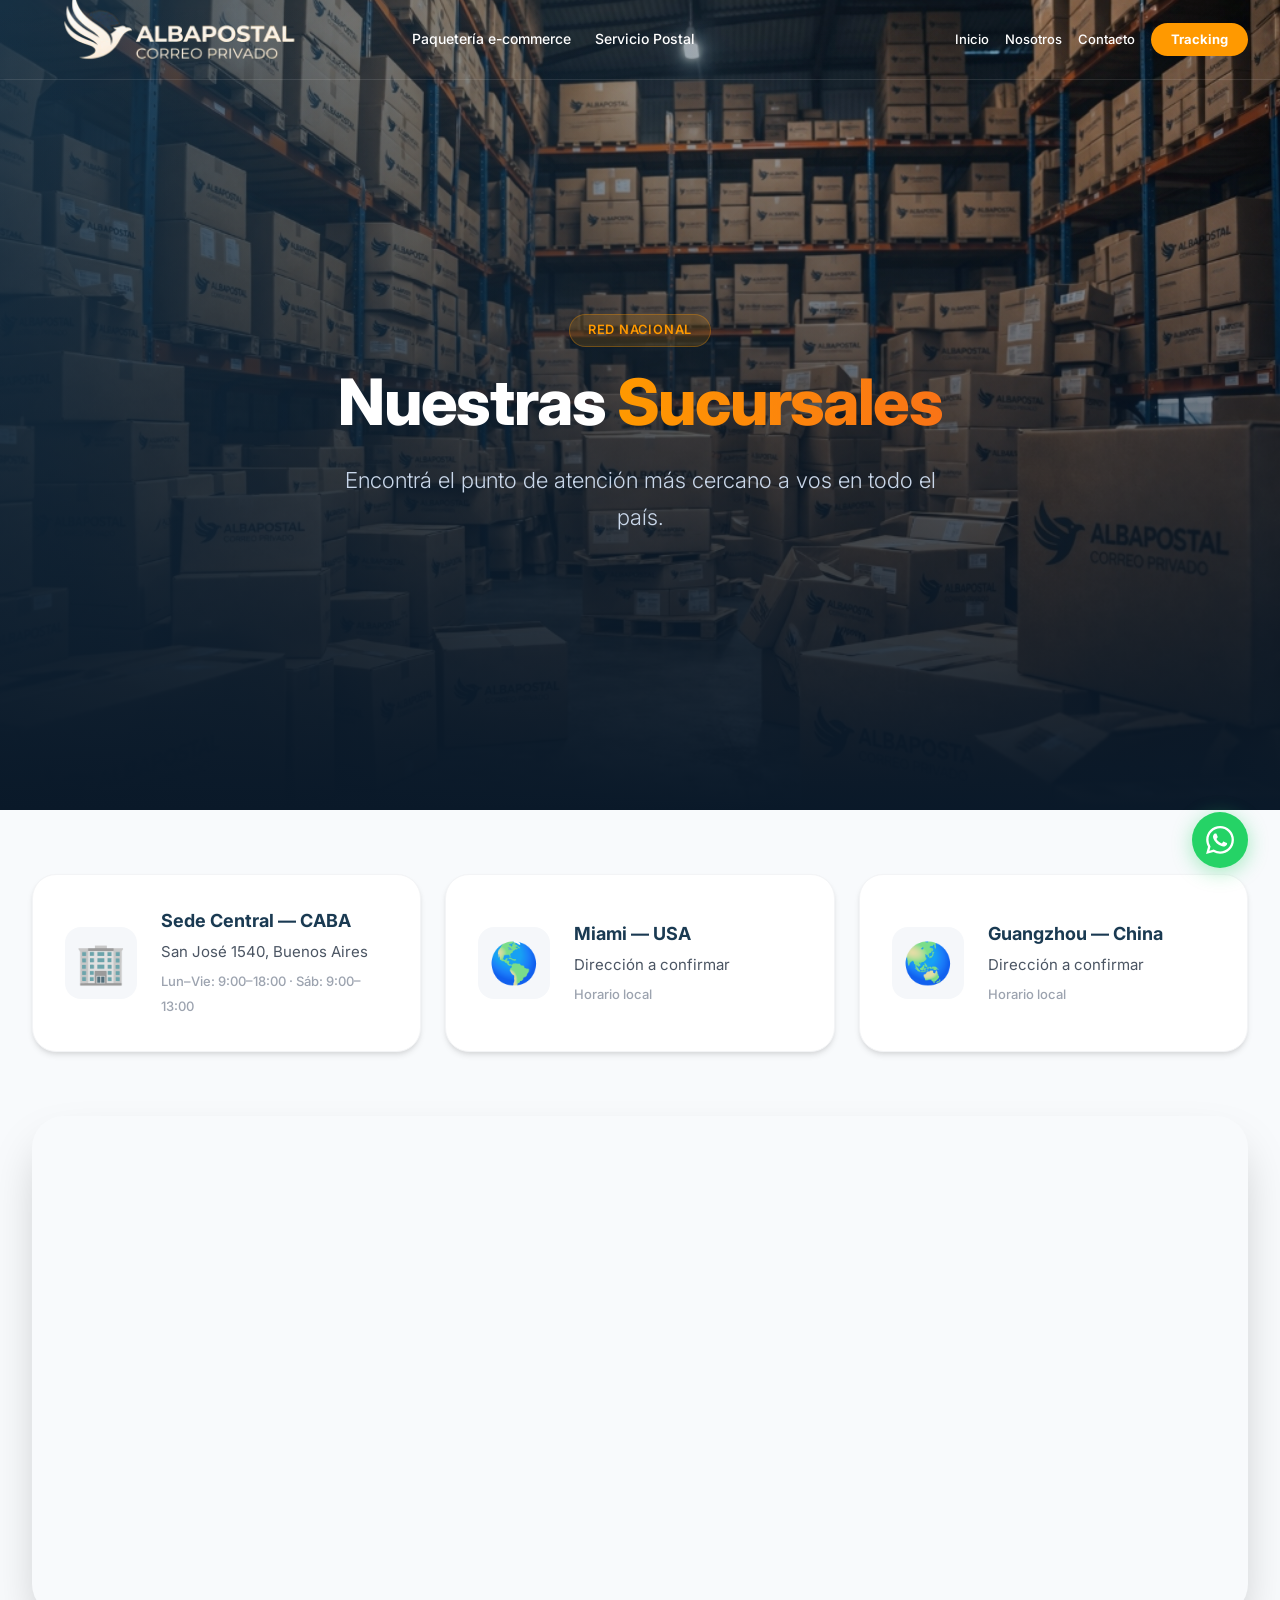
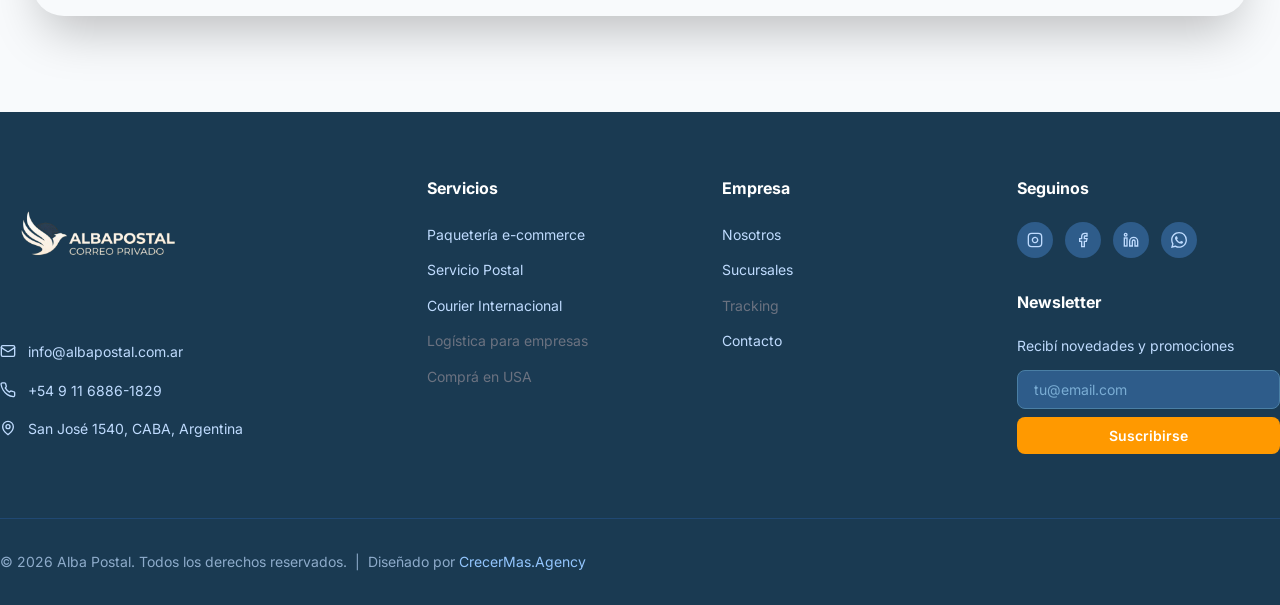
<file: sucursales.html>
<!DOCTYPE html>
<html lang="es">
<head>
  <meta charset="UTF-8">
  <meta name="viewport" content="width=device-width, initial-scale=1.0">
  <title>Sucursales — Alba Postal</title>
  <meta name="description" content="Encontrá la sucursal de Alba Postal más cercana a vos.">
  <link rel="preconnect" href="https://fonts.googleapis.com">
  <link rel="preconnect" href="https://fonts.gstatic.com" crossorigin>
  <link href="https://fonts.googleapis.com/css2?family=Inter:wght@300;400;500;600;700;800;900&display=swap" rel="stylesheet">
  <link rel="stylesheet" href="/css/styles.css">
</head>
<body>
  <div id="navbar-placeholder"></div>

  <!-- HERO -->
  <div class="page-hero">
    <div class="page-hero-bg">
      <img src="/images/contact_bg.jpg" alt="Sucursales Alba Postal">
      <div class="page-hero-overlay-r"></div>
      <div class="page-hero-overlay-t"></div>
    </div>
    <div class="container page-hero-content">
      <span class="page-hero-tag">Red Nacional</span>
      <h1 class="page-hero-h1">Nuestras <span class="gradient-text">Sucursales</span></h1>
      <p class="page-hero-p">Encontrá el punto de atención más cercano a vos en todo el país.</p>
    </div>
  </div>

  <div style="min-height:60vh;background:var(--gray-50)">
    <div class="container" style="padding-top:4rem;padding-bottom:6rem">
      <div style="display:grid;gap:1.5rem;margin-bottom:4rem" class="branches-grid">
        <div class="branch-card">
          <div class="branch-icon">🏢</div>
          <div>
            <h3>Sede Central — CABA</h3>
            <p>San José 1540, Buenos Aires</p>
            <span>Lun–Vie: 9:00–18:00 · Sáb: 9:00–13:00</span>
          </div>
        </div>
        <div class="branch-card">
          <div class="branch-icon">🌎</div>
          <div>
            <h3>Miami — USA</h3>
            <p>Dirección a confirmar</p>
            <span>Horario local</span>
          </div>
        </div>
        <div class="branch-card">
          <div class="branch-icon">🌏</div>
          <div>
            <h3>Guangzhou — China</h3>
            <p>Dirección a confirmar</p>
            <span>Horario local</span>
          </div>
        </div>
      </div>

      <div style="border-radius:2rem;overflow:hidden;box-shadow:var(--shadow-2xl)">
        <iframe
          src="https://maps.google.com/maps?q=San%20Jos%C3%A9%201540%2C%20Buenos%20Aires%2C%20Argentina&t=&z=14&ie=UTF8&iwloc=&output=embed"
          width="100%" height="500"
          style="border:0;display:block;filter:grayscale(.2) contrast(1.2)"
          allowfullscreen loading="lazy"
          referrerpolicy="no-referrer-when-downgrade"
          title="Sucursales Alba Postal">
        </iframe>
      </div>
    </div>
  </div>

  <div id="footer-placeholder"></div>
  <script src="/js/components.js"></script>
  <script src="/js/main.js"></script>
  <style>
    .branches-grid { grid-template-columns: 1fr; }
    @media (min-width: 768px) { .branches-grid { grid-template-columns: repeat(3, 1fr) !important; } }
    .branch-card { background:#fff;border-radius:1.5rem;padding:2rem;box-shadow:var(--shadow-md);border:1px solid var(--gray-100);display:flex;align-items:center;gap:1.5rem;transition:box-shadow .3s,transform .3s; }
    .branch-card:hover { box-shadow:var(--shadow-xl);transform:translateY(-4px); }
    .branch-icon { font-size:2.5rem;width:4.5rem;height:4.5rem;background:var(--light);border-radius:1rem;display:flex;align-items:center;justify-content:center;flex-shrink:0; }
    .branch-card h3 { font-size:1.125rem;font-weight:700;color:var(--primary);margin-bottom:.25rem; }
    .branch-card p  { font-size:.9375rem;color:var(--gray-600);margin-bottom:.25rem; }
    .branch-card span { font-size:.8125rem;color:var(--gray-400);font-weight:500; }
  </style>
</body>
</html>
</file>
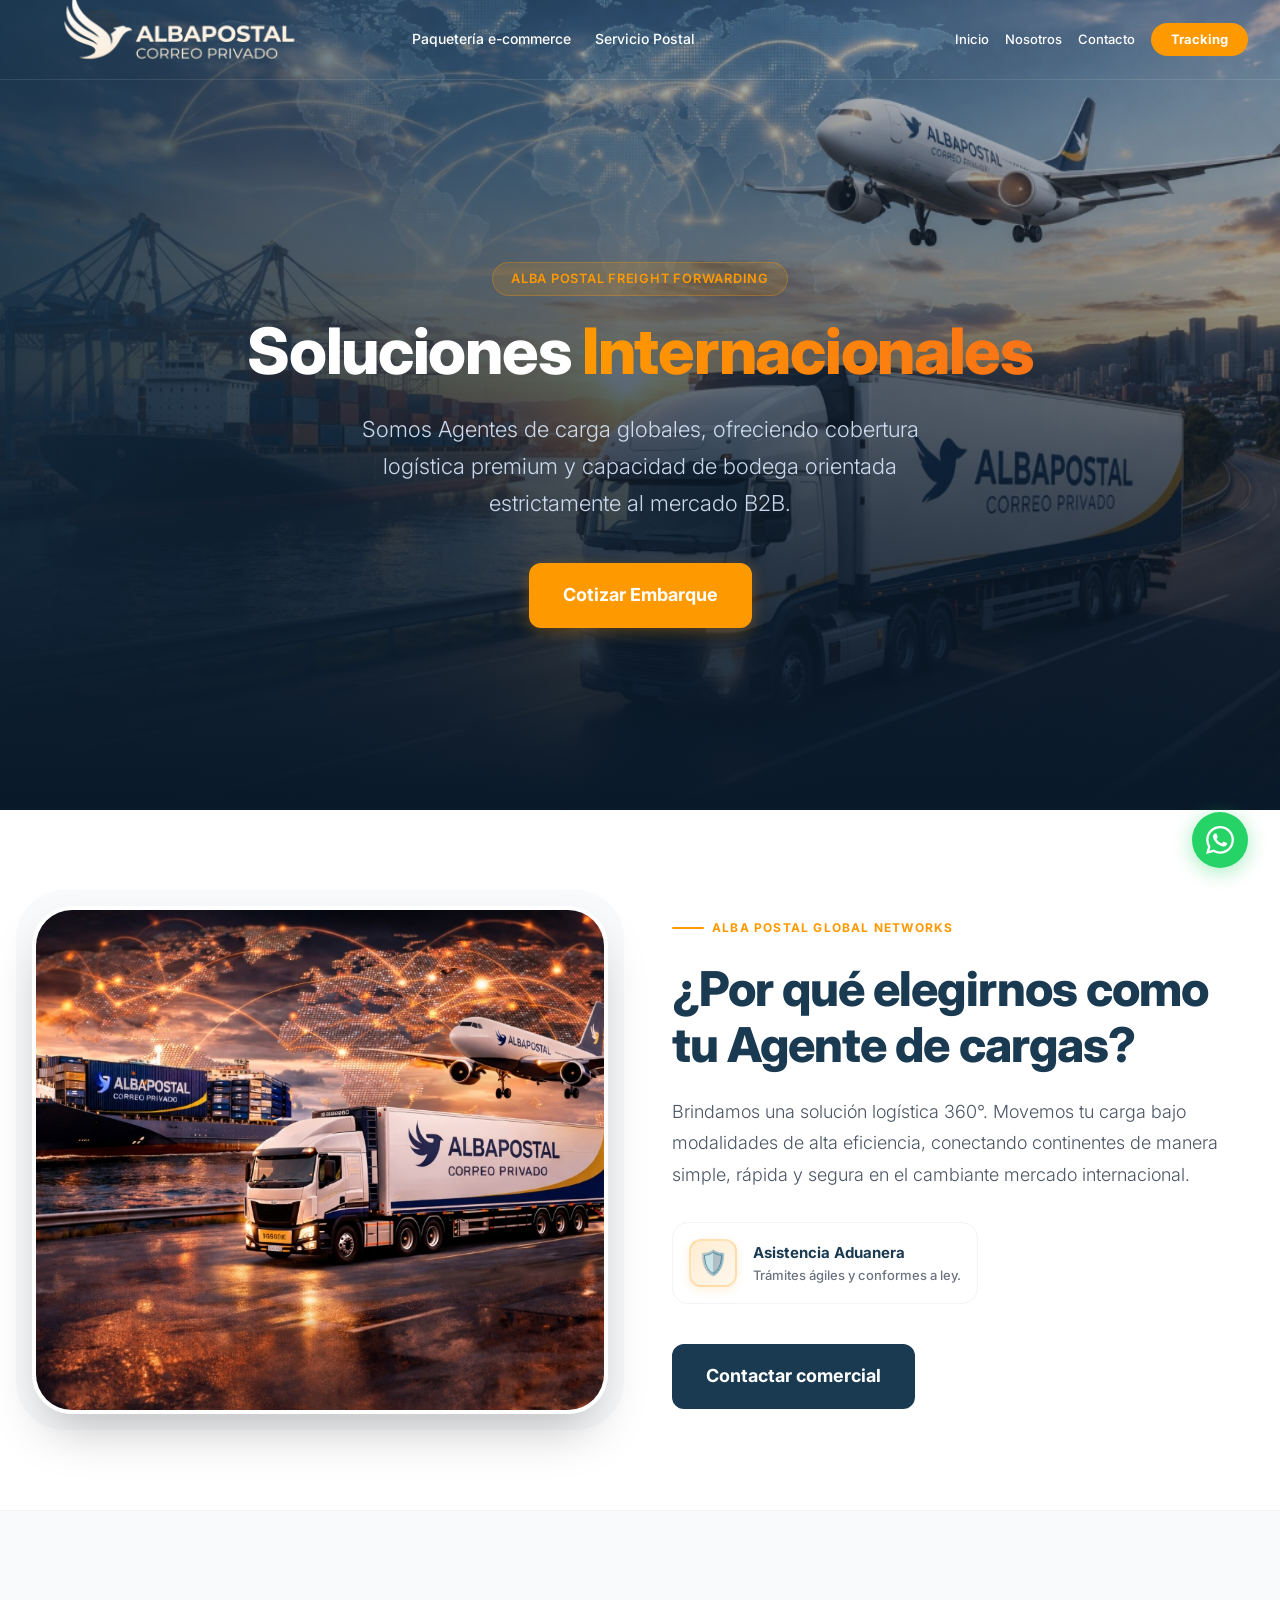
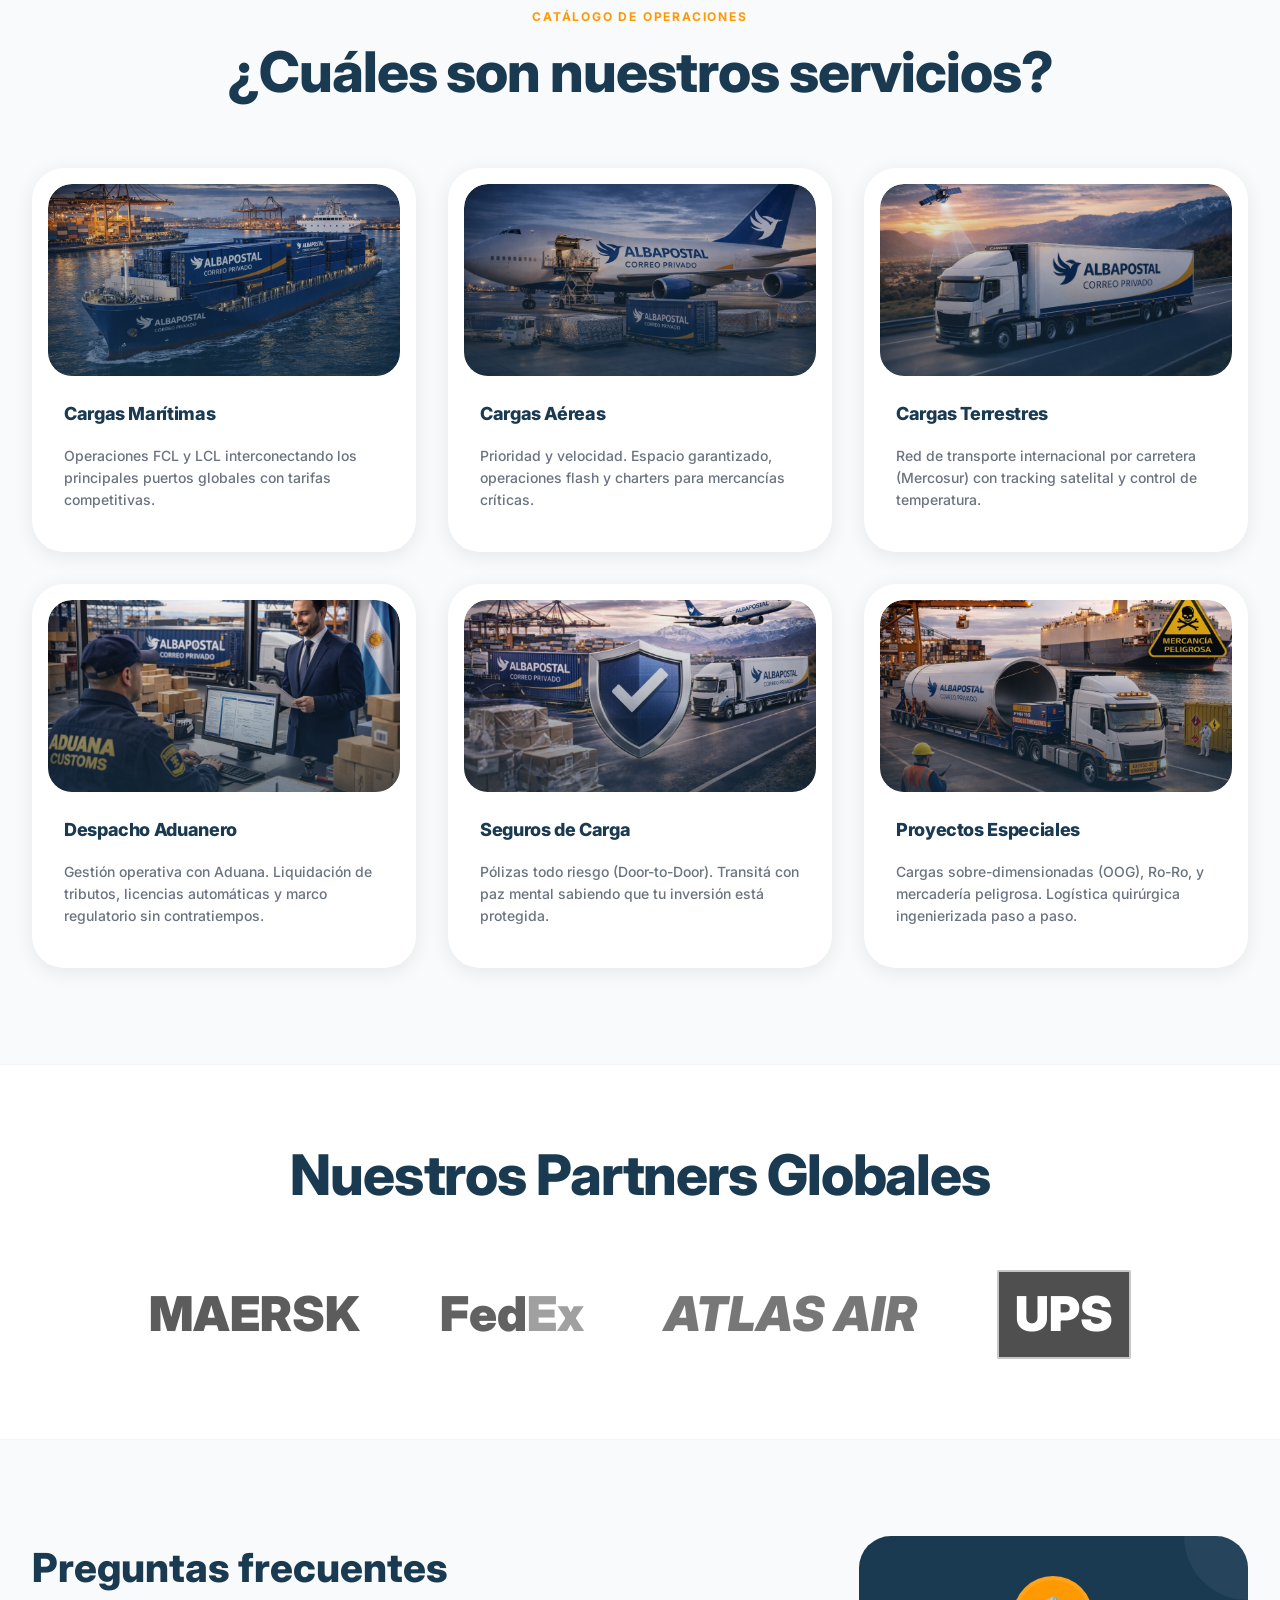
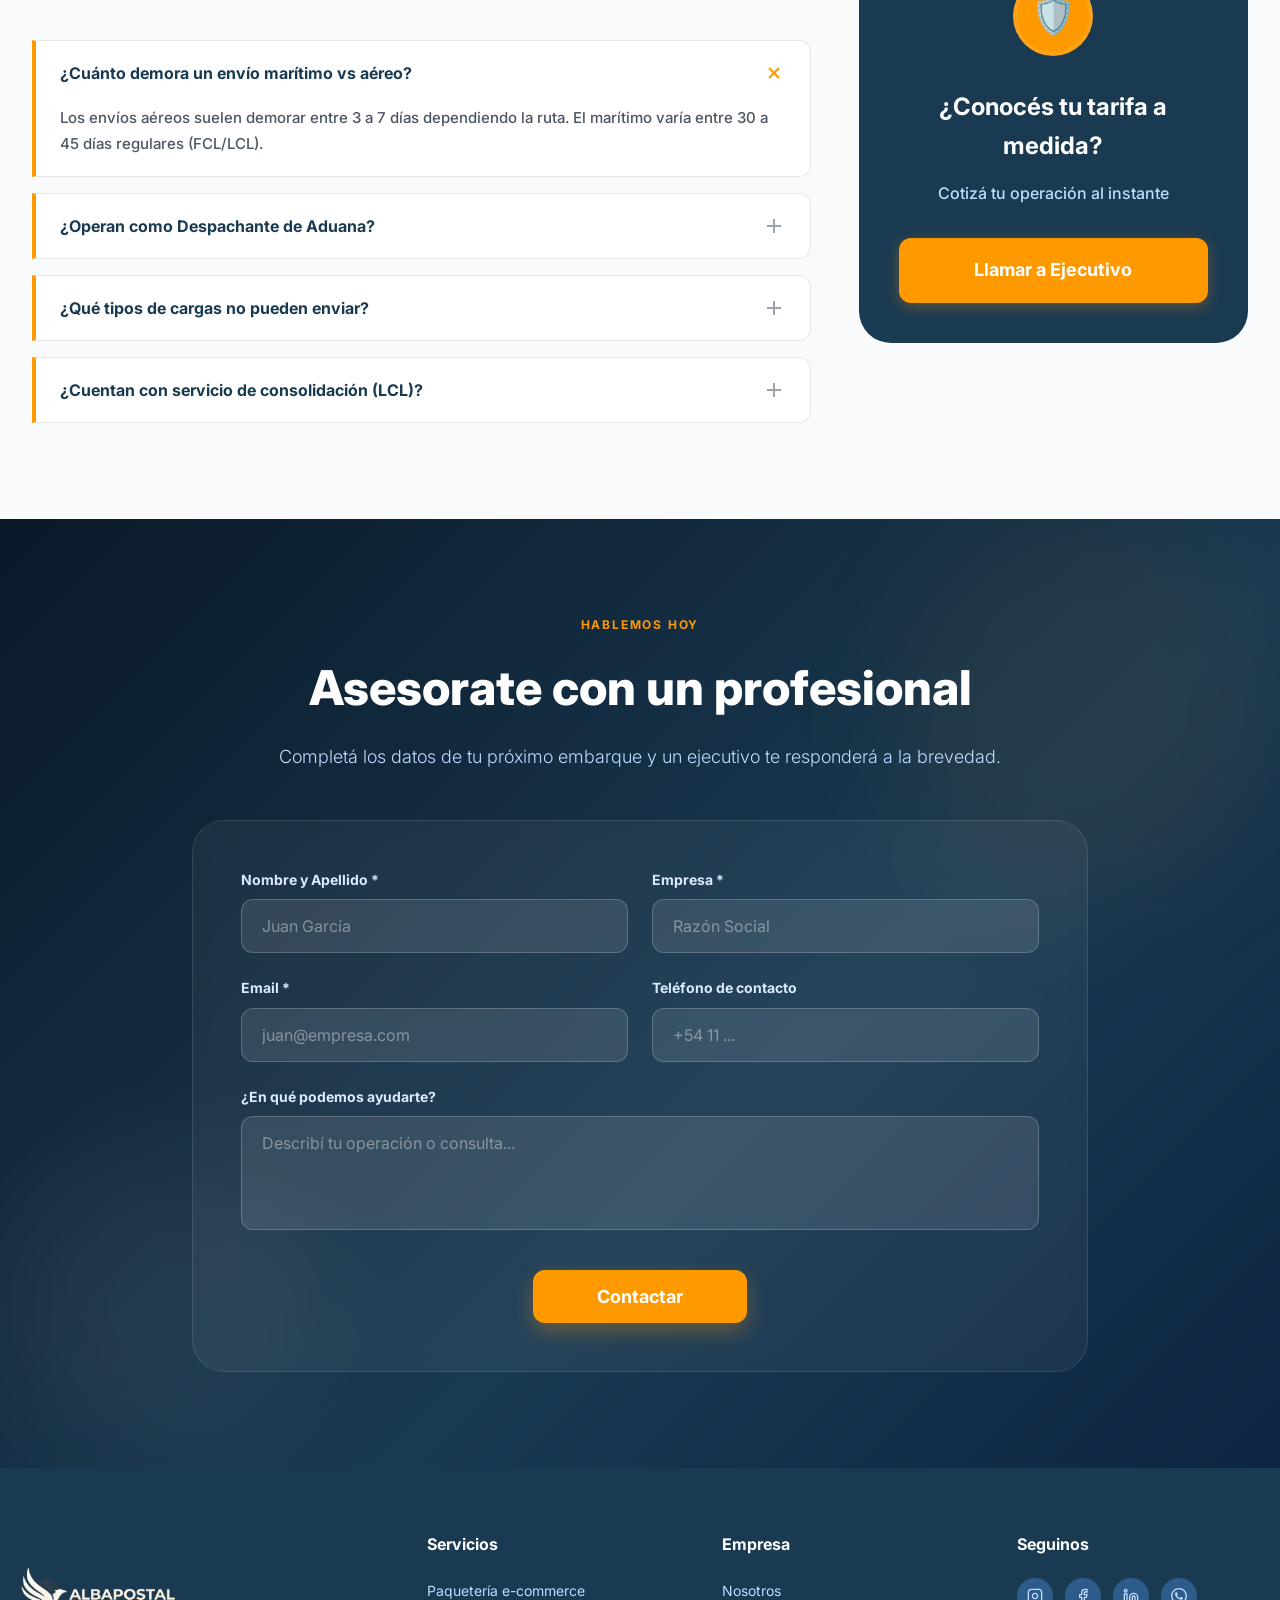
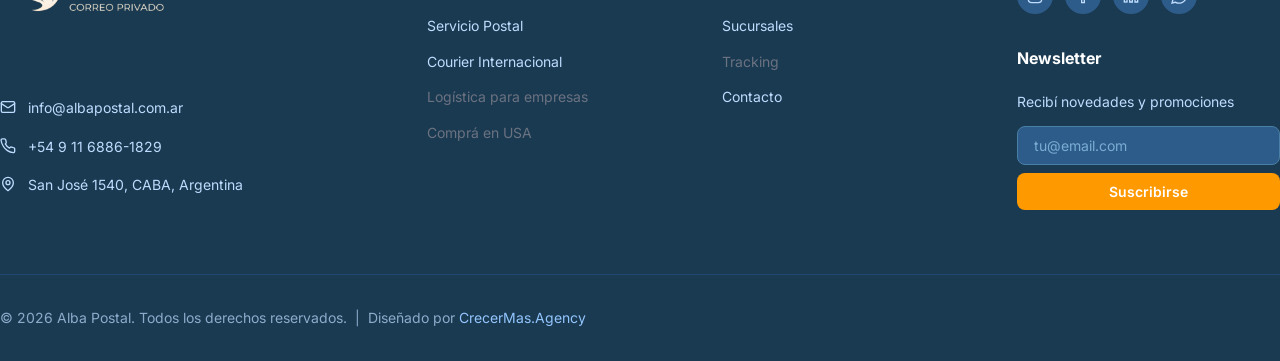
<file: servicios/agentes-carga.html>
<!DOCTYPE html>
<html lang="es">
<head>
  <meta charset="UTF-8">
  <meta name="viewport" content="width=device-width, initial-scale=1.0">
  <title>Agentes de Carga Internacional — Alba Postal</title>
  <meta name="description" content="Agentes de carga globales: cargas marítimas, aéreas, terrestres, despacho aduanero y seguros.">
  <link rel="preconnect" href="https://fonts.googleapis.com">
  <link rel="preconnect" href="https://fonts.gstatic.com" crossorigin>
  <link href="https://fonts.googleapis.com/css2?family=Inter:wght@300;400;500;600;700;800;900&display=swap" rel="stylesheet">
  <link rel="stylesheet" href="/css/styles.css">
</head>
<body>
  <div id="navbar-placeholder"></div>

  <!-- HERO -->
  <div class="page-hero">
    <div class="page-hero-bg">
      <img src="/images/internacionalfondo.jpg" alt="Agentes de Carga Internacional">
      <div class="page-hero-overlay-r"></div>
      <div class="page-hero-overlay-t"></div>
    </div>
    <div class="container page-hero-content">
      <span class="page-hero-tag">Alba Postal Freight Forwarding</span>
      <h1 class="page-hero-h1">
        Soluciones <span class="gradient-text">Internacionales</span>
      </h1>
      <p class="page-hero-p">Somos Agentes de carga globales, ofreciendo cobertura logística premium y capacidad de bodega orientada estrictamente al mercado B2B.</p>
      <a href="#asesorate" class="btn btn-accent btn-lg">Cotizar Embarque</a>
    </div>
  </div>

  <!-- WHY US -->
  <section class="split-section">
    <div class="container">
      <div class="split-grid">
        <div style="position:relative">
          <div style="position:absolute;inset:-1rem;background:var(--gray-50);border-radius:3rem;z-index:0"></div>
          <div style="position:relative;border-radius:2.5rem;overflow:hidden;box-shadow:var(--shadow-2xl);border:4px solid #fff;z-index:1">
            <img src="/images/internacional1.jpg" alt="Logística Internacional" style="width:100%;height:500px;object-fit:cover;transition:transform 2s" loading="lazy">
          </div>
        </div>
        <div>
          <div class="split-label">Alba Postal Global Networks</div>
          <h2 class="split-h2">¿Por qué elegirnos como tu Agente de cargas?</h2>
          <p class="split-p">Brindamos una solución logística 360°. Movemos tu carga bajo modalidades de alta eficiencia, conectando continentes de manera simple, rápida y segura en el cambiante mercado internacional.</p>
          <div class="feature-badge">
            <div class="feature-badge-icon">🛡️</div>
            <div><h4>Asistencia Aduanera</h4><p>Trámites ágiles y conformes a ley.</p></div>
          </div>
          <a href="#asesorate" class="btn btn-primary btn-lg">Contactar comercial</a>
        </div>
      </div>
    </div>
  </section>

  <!-- SERVICES 6 CARDS -->
  <div class="cards-section">
    <div class="container">
      <div class="cards-header">
        <span class="section-tag">Catálogo de Operaciones</span>
        <h2 class="section-title">¿Cuáles son nuestros servicios?</h2>
      </div>
      <div style="display:grid;gap:2rem;grid-template-columns:1fr" class="svc6-grid">
        <div class="svc-card-6">
          <div class="svc-card-img" style="height:12rem;border-radius:1.5rem;overflow:hidden">
            <img src="/images/card_maritimas.jpg" alt="Cargas Marítimas" loading="lazy">
            <div class="img-overlay"></div>
          </div>
          <div class="svc-card-body"><h3>Cargas Marítimas</h3><p>Operaciones FCL y LCL interconectando los principales puertos globales con tarifas competitivas.</p></div>
        </div>
        <div class="svc-card-6">
          <div class="svc-card-img" style="height:12rem;border-radius:1.5rem;overflow:hidden">
            <img src="/images/card_aereas.jpg" alt="Cargas Aéreas" loading="lazy">
            <div class="img-overlay"></div>
          </div>
          <div class="svc-card-body"><h3>Cargas Aéreas</h3><p>Prioridad y velocidad. Espacio garantizado, operaciones flash y charters para mercancías críticas.</p></div>
        </div>
        <div class="svc-card-6">
          <div class="svc-card-img" style="height:12rem;border-radius:1.5rem;overflow:hidden">
            <img src="/images/card_terrestres.jpg" alt="Cargas Terrestres" loading="lazy">
            <div class="img-overlay"></div>
          </div>
          <div class="svc-card-body"><h3>Cargas Terrestres</h3><p>Red de transporte internacional por carretera (Mercosur) con tracking satelital y control de temperatura.</p></div>
        </div>
        <div class="svc-card-6">
          <div class="svc-card-img" style="height:12rem;border-radius:1.5rem;overflow:hidden">
            <img src="/images/card_aduana.jpg" alt="Despacho Aduanero" loading="lazy">
            <div class="img-overlay"></div>
          </div>
          <div class="svc-card-body"><h3>Despacho Aduanero</h3><p>Gestión operativa con Aduana. Liquidación de tributos, licencias automáticas y marco regulatorio sin contratiempos.</p></div>
        </div>
        <div class="svc-card-6">
          <div class="svc-card-img" style="height:12rem;border-radius:1.5rem;overflow:hidden">
            <img src="/images/card_seguros.jpg" alt="Seguros de Carga" loading="lazy">
            <div class="img-overlay"></div>
          </div>
          <div class="svc-card-body"><h3>Seguros de Carga</h3><p>Pólizas todo riesgo (Door-to-Door). Transitá con paz mental sabiendo que tu inversión está protegida.</p></div>
        </div>
        <div class="svc-card-6">
          <div class="svc-card-img" style="height:12rem;border-radius:1.5rem;overflow:hidden">
            <img src="/images/card_proyectos.jpg" alt="Proyectos Especiales" loading="lazy">
            <div class="img-overlay"></div>
          </div>
          <div class="svc-card-body"><h3>Proyectos Especiales</h3><p>Cargas sobre-dimensionadas (OOG), Ro-Ro, y mercadería peligrosa. Logística quirúrgica ingenierizada paso a paso.</p></div>
        </div>
      </div>
    </div>
  </div>

  <!-- PARTNERS -->
  <section class="partners-section">
    <div class="container">
      <h2 class="section-title" style="margin-bottom:4rem">Nuestros Partners Globales</h2>
      <div class="partners-logos">
        <span style="color:#333">MAERSK</span>
        <span>Fed<span style="color:#FF6600">Ex</span></span>
        <span style="color:#555;font-style:italic">ATLAS AIR</span>
        <span style="color:#fff;background:#351C15;padding:.25rem 1rem;border:2px solid #FFB500;border-radius:2px">UPS</span>
      </div>
    </div>
  </section>

  <!-- FAQ + MINI CTA -->
  <div style="background:#f8fafc;padding:6rem 0;border-top:1px solid var(--gray-100)">
    <div class="container">
      <div style="display:grid;gap:3rem;align-items:start" class="faq-cta-grid">
        <div>
          <h2 style="font-size:clamp(1.75rem,4vw,2.5rem);font-weight:800;color:var(--primary);margin-bottom:2.5rem">Preguntas frecuentes</h2>
          <div style="display:flex;flex-direction:column;gap:1rem" class="faq-light">
            <div class="faq-item border-left">
              <button class="faq-btn">¿Cuánto demora un envío marítimo vs aéreo?
                <svg width="24" height="24" viewBox="0 0 24 24" fill="none" stroke="currentColor" stroke-width="2"><line x1="12" y1="5" x2="12" y2="19"/><line x1="5" y1="12" x2="19" y2="12"/></svg>
              </button>
              <div class="faq-answer">Los envíos aéreos suelen demorar entre 3 a 7 días dependiendo la ruta. El marítimo varía entre 30 a 45 días regulares (FCL/LCL).</div>
            </div>
            <div class="faq-item border-left">
              <button class="faq-btn">¿Operan como Despachante de Aduana?
                <svg width="24" height="24" viewBox="0 0 24 24" fill="none" stroke="currentColor" stroke-width="2"><line x1="12" y1="5" x2="12" y2="19"/><line x1="5" y1="12" x2="19" y2="12"/></svg>
              </button>
              <div class="faq-answer">Sí, brindamos servicio integral end-to-end, incluyendo la tramitación aduanera (SIM) de exportación e importación.</div>
            </div>
            <div class="faq-item border-left">
              <button class="faq-btn">¿Qué tipos de cargas no pueden enviar?
                <svg width="24" height="24" viewBox="0 0 24 24" fill="none" stroke="currentColor" stroke-width="2"><line x1="12" y1="5" x2="12" y2="19"/><line x1="5" y1="12" x2="19" y2="12"/></svg>
              </button>
              <div class="faq-answer">No operamos con cargas IMO (peligrosas) grado de restricción alta sin previo aviso, ni armamento o materiales radioactivos.</div>
            </div>
            <div class="faq-item border-left">
              <button class="faq-btn">¿Cuentan con servicio de consolidación (LCL)?
                <svg width="24" height="24" viewBox="0 0 24 24" fill="none" stroke="currentColor" stroke-width="2"><line x1="12" y1="5" x2="12" y2="19"/><line x1="5" y1="12" x2="19" y2="12"/></svg>
              </button>
              <div class="faq-answer">Sí, contamos con salidas regulares LCL desde los principales puertos comerciales hacia Argentina y viceversa.</div>
            </div>
          </div>
        </div>
        <div>
          <div class="mini-cta">
            <div class="mini-cta-icon">🛡️</div>
            <h4>¿Conocés tu tarifa a medida?</h4>
            <p>Cotizá tu operación al instante</p>
            <a href="tel:+541112345678" class="btn btn-accent btn-lg" style="width:100%;justify-content:center">Llamar a Ejecutivo</a>
          </div>
        </div>
      </div>
    </div>
  </div>

  <!-- FORM CTA -->
  <div id="asesorate" class="form-section-dark">
    <div class="container">
      <div class="form-section-header">
        <span class="section-tag">Hablemos hoy</span>
        <h2>Asesorate con un profesional</h2>
        <p>Completá los datos de tu próximo embarque y un ejecutivo te responderá a la brevedad.</p>
      </div>
      <div class="form-box">
        <form class="service-form form-grid">
          <div class="form-field">
            <label class="form-label">Nombre y Apellido *</label>
            <input type="text" name="nombre" placeholder="Juan García" class="form-input" required minlength="3">
          </div>
          <div class="form-field">
            <label class="form-label">Empresa *</label>
            <input type="text" name="empresa" placeholder="Razón Social" class="form-input" required>
          </div>
          <div class="form-field">
            <label class="form-label">Email *</label>
            <input type="email" name="email" placeholder="juan@empresa.com" class="form-input" required>
          </div>
          <div class="form-field">
            <label class="form-label">Teléfono de contacto</label>
            <input type="tel" name="telefono" placeholder="+54 11 ..." class="form-input">
          </div>
          <div class="form-field full">
            <label class="form-label">¿En qué podemos ayudarte?</label>
            <textarea rows="4" name="consulta" placeholder="Describí tu operación o consulta..." class="form-textarea"></textarea>
          </div>
          <div class="form-submit-wrap">
            <button type="submit" class="form-submit-btn">Contactar</button>
          </div>
        </form>
      </div>
    </div>
  </div>

  <div id="footer-placeholder"></div>
  <script src="/js/components.js"></script>
  <script src="/js/main.js"></script>
  <style>
    @media (min-width: 768px) { .svc6-grid { grid-template-columns: repeat(2, 1fr) !important; } }
    @media (min-width: 1024px) { .svc6-grid { grid-template-columns: repeat(3, 1fr) !important; } }
    .faq-cta-grid { grid-template-columns: 1fr; }
    @media (min-width: 768px) { .faq-cta-grid { grid-template-columns: 2fr 1fr; } }
  </style>
</body>
</html>
</file>
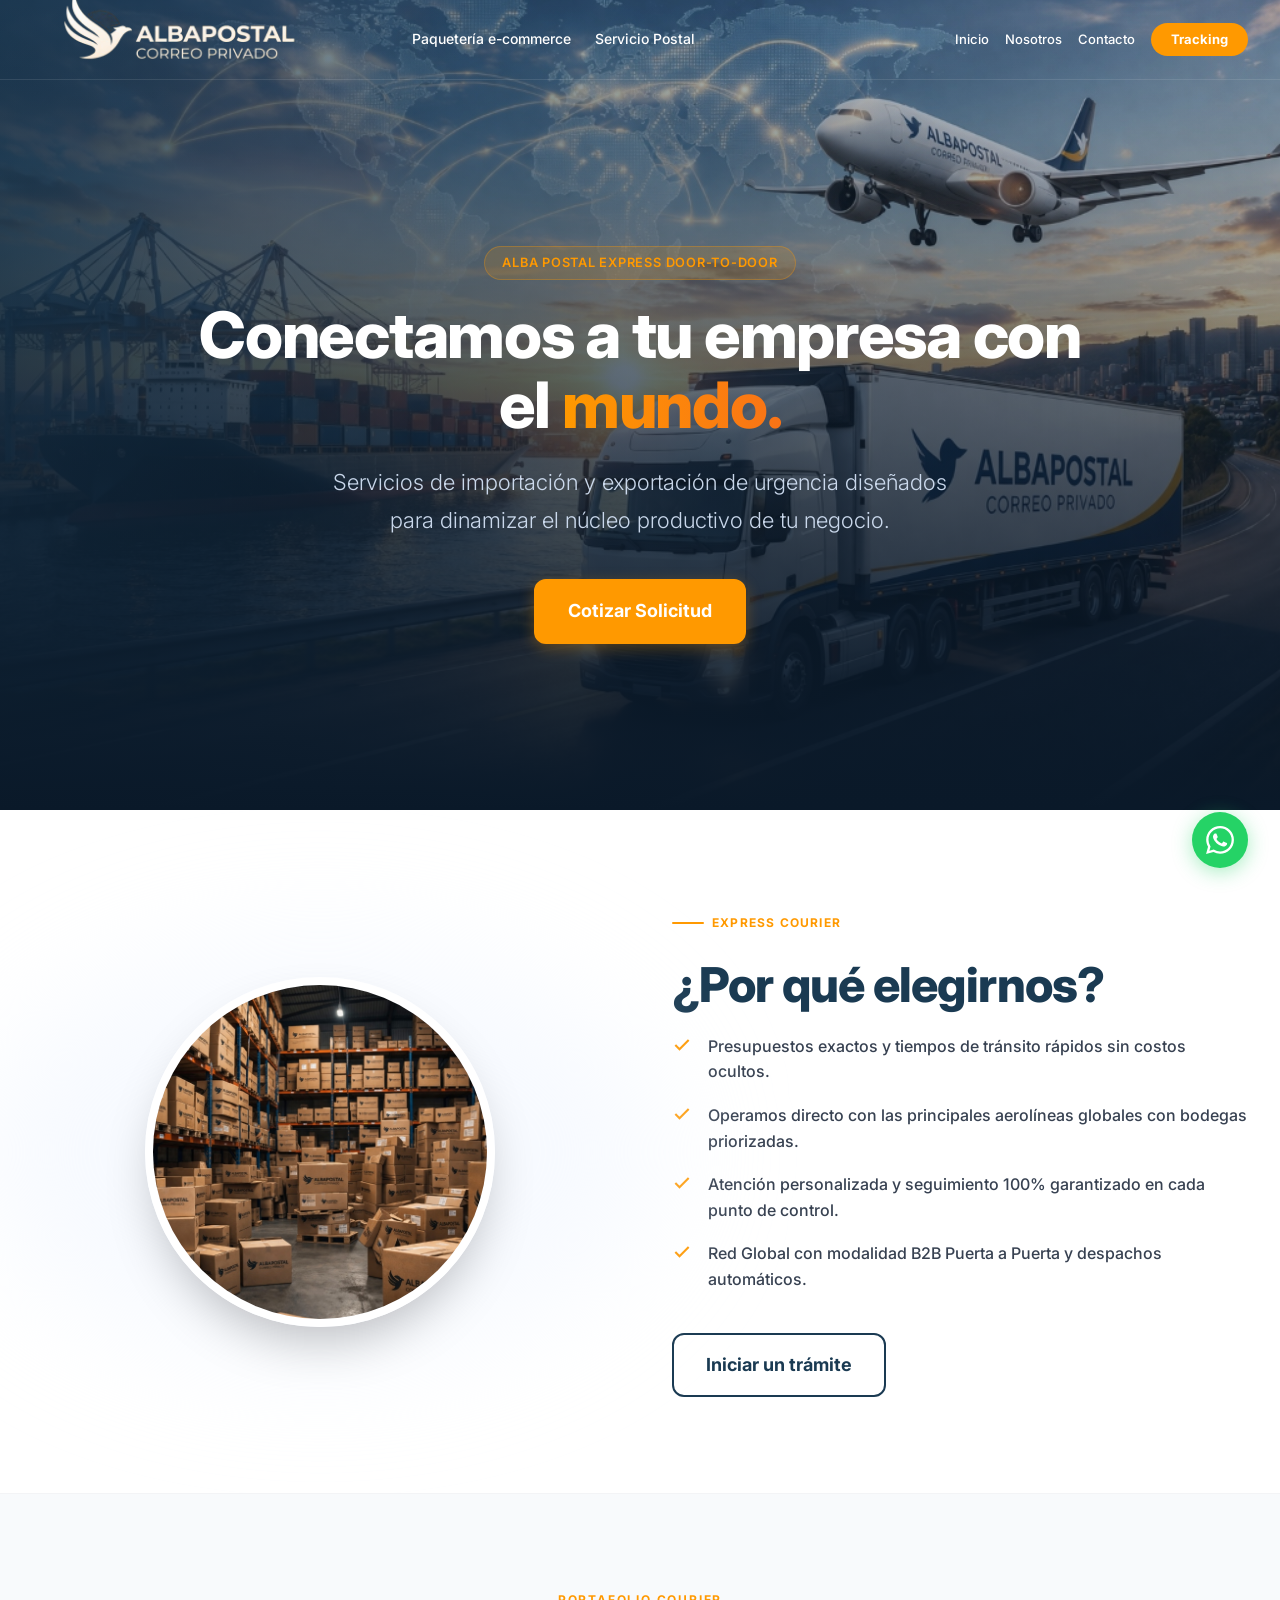
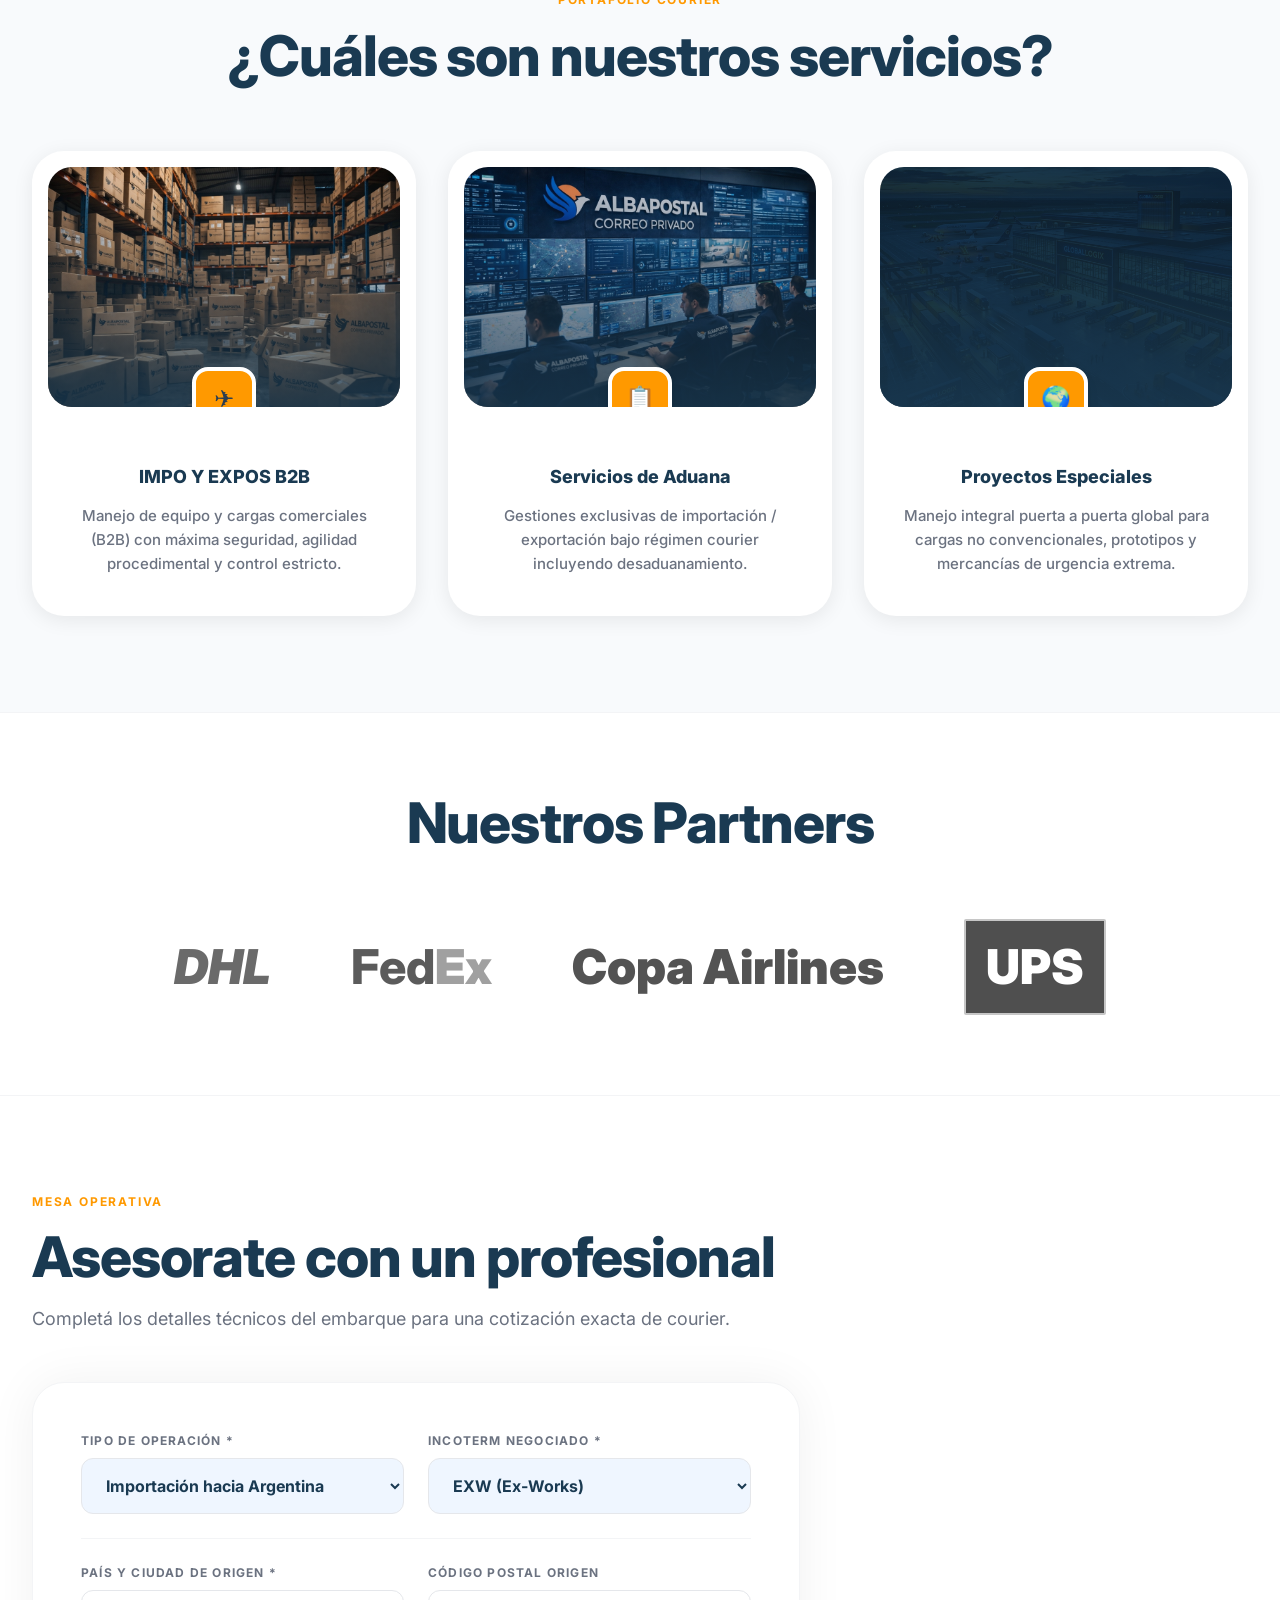
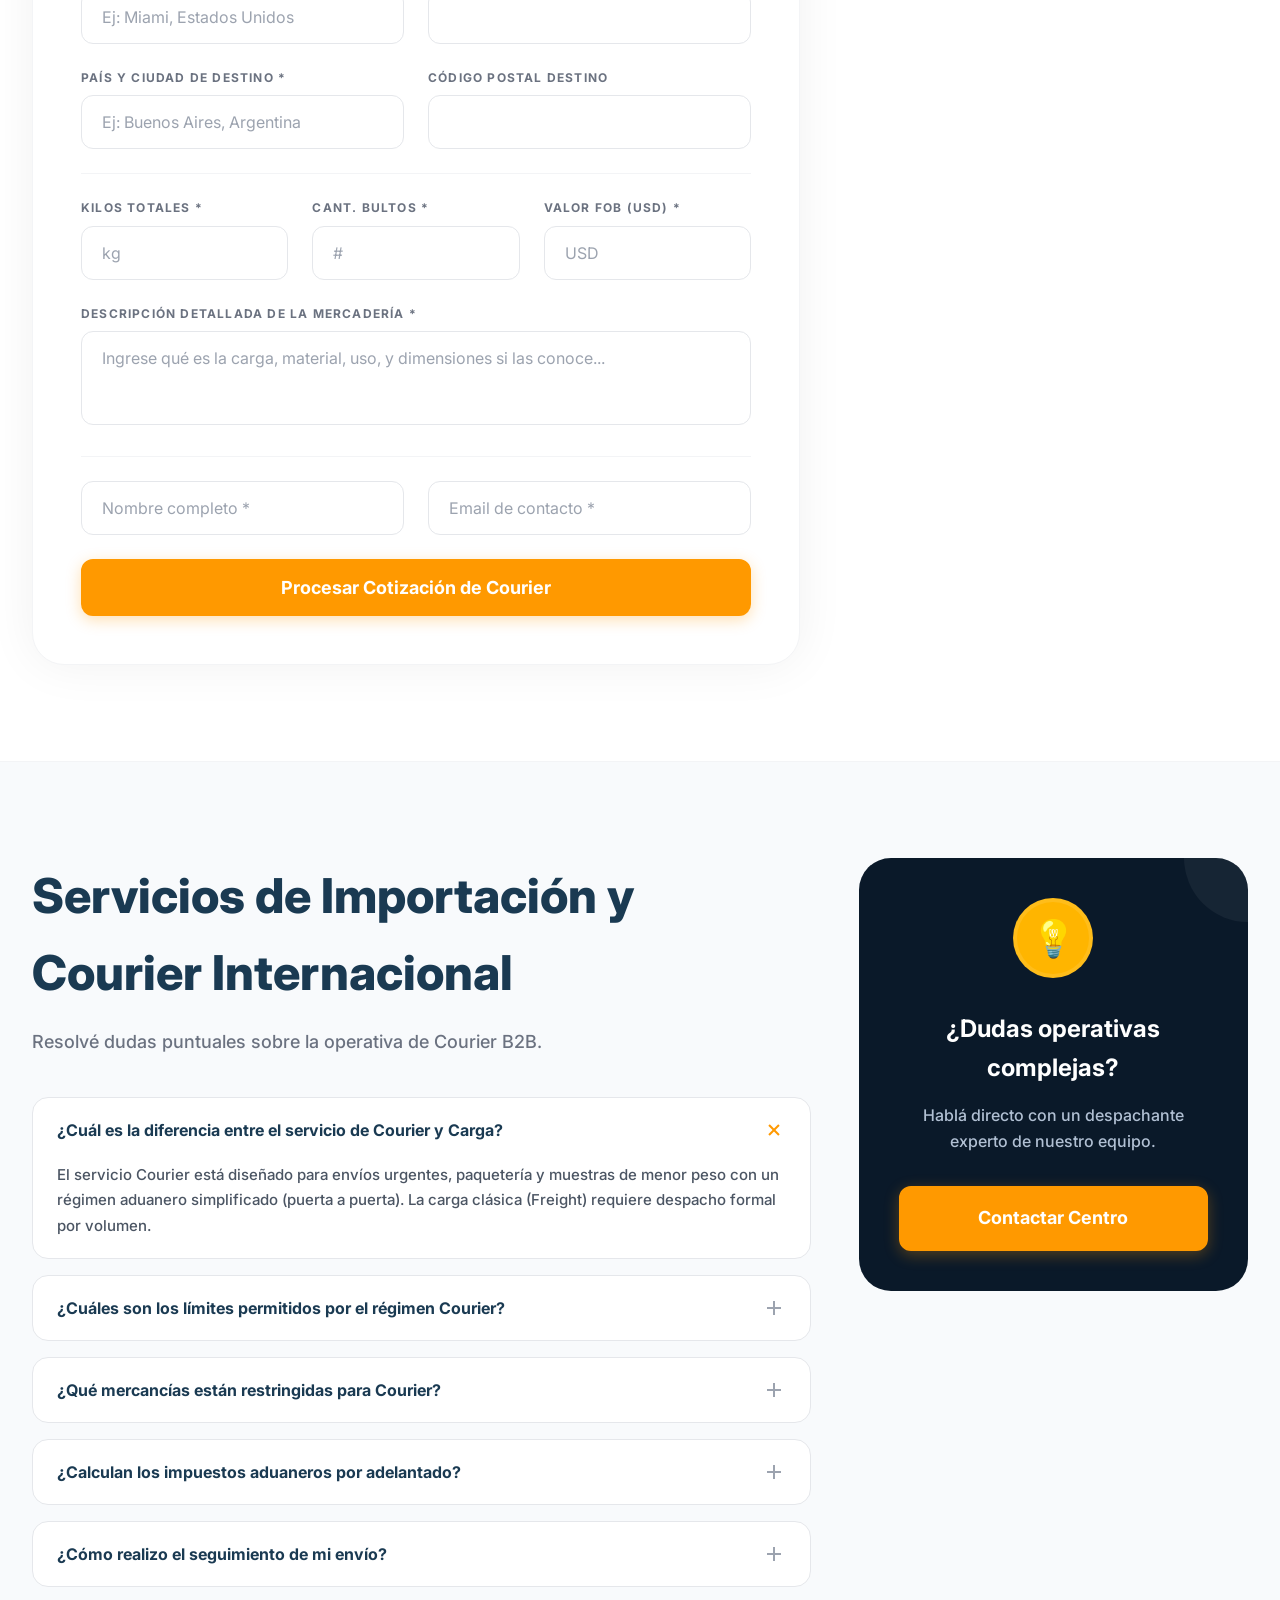
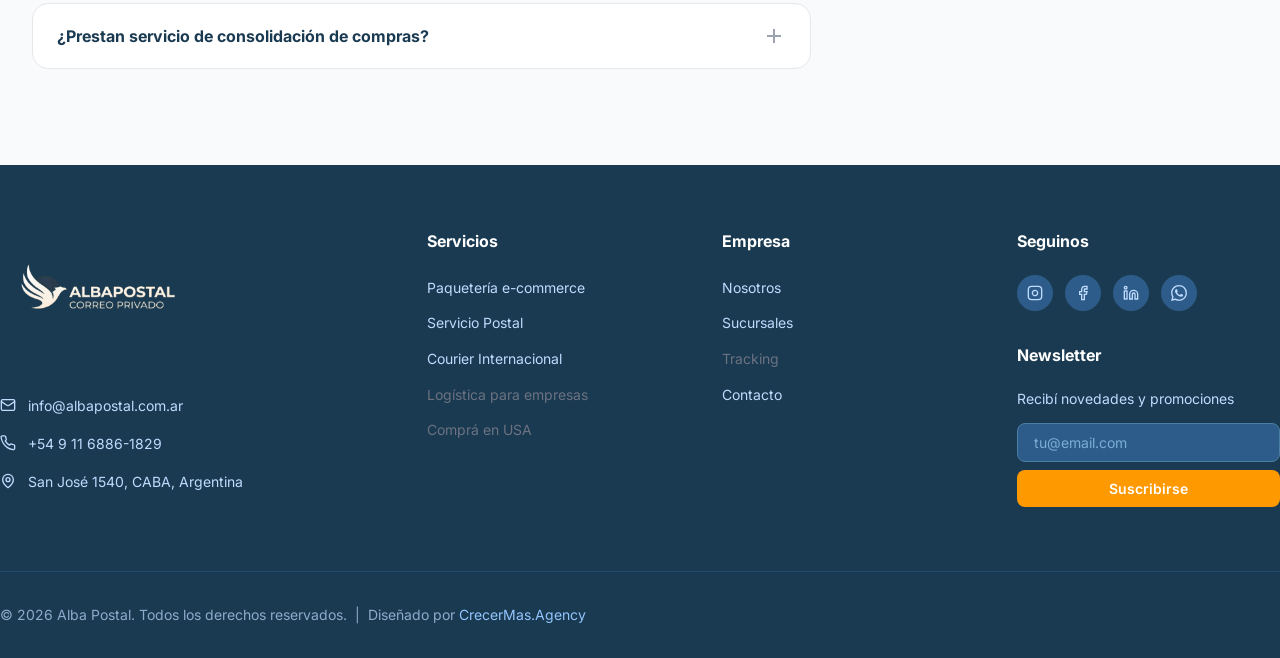
<file: servicios/envios.html>
<!DOCTYPE html>
<html lang="es">
<head>
  <meta charset="UTF-8">
  <meta name="viewport" content="width=device-width, initial-scale=1.0">
  <title>Courier Internacional — Alba Postal</title>
  <meta name="description" content="Importación y exportación de urgencia, courier B2B puerta a puerta, gestión aduanera.">
  <link rel="preconnect" href="https://fonts.googleapis.com">
  <link rel="preconnect" href="https://fonts.gstatic.com" crossorigin>
  <link href="https://fonts.googleapis.com/css2?family=Inter:wght@300;400;500;600;700;800;900&display=swap" rel="stylesheet">
  <link rel="stylesheet" href="/css/styles.css">
</head>
<body>
  <div id="navbar-placeholder"></div>

  <!-- HERO -->
  <div class="page-hero">
    <div class="page-hero-bg">
      <img src="/images/internacionalfondo.jpg" alt="Courier Internacional Alba Postal">
      <div class="page-hero-overlay-r"></div>
      <div class="page-hero-overlay-t"></div>
    </div>
    <div class="container page-hero-content">
      <span class="page-hero-tag">Alba Postal Express Door-to-Door</span>
      <h1 class="page-hero-h1">
        Conectamos a tu empresa con el <span class="gradient-text">mundo.</span>
      </h1>
      <p class="page-hero-p">Servicios de importación y exportación de urgencia diseñados para dinamizar el núcleo productivo de tu negocio.</p>
      <a href="#asesorate" class="btn btn-accent btn-lg">Cotizar Solicitud</a>
    </div>
  </div>

  <!-- WHY US -->
  <section class="split-section">
    <div class="container">
      <div class="split-grid">
        <!-- Circular image -->
        <div style="display:flex;justify-content:center;align-items:center;position:relative">
          <div style="position:absolute;width:120%;height:120%;background:rgba(239,246,255,.5);border-radius:50%;filter:blur(60px);z-index:0;animation:pulse 3s infinite"></div>
          <div style="width:min(350px,80vw);height:min(350px,80vw);border-radius:50%;overflow:hidden;border:8px solid #fff;box-shadow:var(--shadow-2xl);position:relative;z-index:1">
            <img src="/images/contact_bg.jpg" alt="Operativa Aeropuerto" style="width:100%;height:100%;object-fit:cover" loading="lazy">
          </div>
        </div>
        <div>
          <div class="split-label">Express Courier</div>
          <h2 class="split-h2">¿Por qué elegirnos?</h2>
          <div class="split-checks">
            <div class="split-check">
              <div class="split-check-icon"><svg width="20" height="20" viewBox="0 0 24 24" fill="none" stroke="currentColor" stroke-width="2.5"><polyline points="20 6 9 17 4 12"/></svg></div>
              <span>Presupuestos exactos y tiempos de tránsito rápidos sin costos ocultos.</span>
            </div>
            <div class="split-check">
              <div class="split-check-icon"><svg width="20" height="20" viewBox="0 0 24 24" fill="none" stroke="currentColor" stroke-width="2.5"><polyline points="20 6 9 17 4 12"/></svg></div>
              <span>Operamos directo con las principales aerolíneas globales con bodegas priorizadas.</span>
            </div>
            <div class="split-check">
              <div class="split-check-icon"><svg width="20" height="20" viewBox="0 0 24 24" fill="none" stroke="currentColor" stroke-width="2.5"><polyline points="20 6 9 17 4 12"/></svg></div>
              <span>Atención personalizada y seguimiento 100% garantizado en cada punto de control.</span>
            </div>
            <div class="split-check">
              <div class="split-check-icon"><svg width="20" height="20" viewBox="0 0 24 24" fill="none" stroke="currentColor" stroke-width="2.5"><polyline points="20 6 9 17 4 12"/></svg></div>
              <span>Red Global con modalidad B2B Puerta a Puerta y despachos automáticos.</span>
            </div>
          </div>
          <a href="#asesorate" class="btn btn-outline btn-lg">Iniciar un trámite</a>
        </div>
      </div>
    </div>
  </section>

  <!-- 3 SERVICE CARDS -->
  <div class="cards-section">
    <div class="container">
      <div class="cards-header">
        <span class="section-tag">Portafolio Courier</span>
        <h2 class="section-title">¿Cuáles son nuestros servicios?</h2>
      </div>
      <div style="display:grid;gap:2rem;grid-template-columns:1fr" class="courier-cards">
        <div class="courier-card">
          <div class="courier-card-img">
            <img src="/images/contact_bg.jpg" alt="Impo y Expo B2B" loading="lazy">
            <div style="position:absolute;inset:0;background:linear-gradient(to top,rgba(26,58,82,.8),transparent)"></div>
            <div class="courier-icon">✈️</div>
          </div>
          <div style="text-align:center;padding:1rem 1rem 1.5rem;margin-top:2.5rem">
            <h3 style="font-size:1.125rem;font-weight:800;color:var(--primary);margin-bottom:.75rem">IMPO Y EXPOS B2B</h3>
            <p style="font-size:.9375rem;color:var(--gray-500);font-weight:500;line-height:1.6">Manejo de equipo y cargas comerciales (B2B) con máxima seguridad, agilidad procedimental y control estricto.</p>
          </div>
        </div>
        <div class="courier-card">
          <div class="courier-card-img">
            <img src="/images/s5.jpg" alt="Aduana" loading="lazy">
            <div style="position:absolute;inset:0;background:linear-gradient(to top,rgba(26,58,82,.8),transparent)"></div>
            <div class="courier-icon">📋</div>
          </div>
          <div style="text-align:center;padding:1rem 1rem 1.5rem;margin-top:2.5rem">
            <h3 style="font-size:1.125rem;font-weight:800;color:var(--primary);margin-bottom:.75rem">Servicios de Aduana</h3>
            <p style="font-size:.9375rem;color:var(--gray-500);font-weight:500;line-height:1.6">Gestiones exclusivas de importación / exportación bajo régimen courier incluyendo desaduanamiento.</p>
          </div>
        </div>
        <div class="courier-card">
          <div class="courier-card-img" style="background:var(--primary)">
            <div style="width:100%;height:100%;background:url('/images/hero.png') center/cover;opacity:.6;mix-blend-mode:multiply"></div>
            <div style="position:absolute;inset:0;background:linear-gradient(to top,rgba(26,58,82,.8),transparent)"></div>
            <div class="courier-icon">🌍</div>
          </div>
          <div style="text-align:center;padding:1rem 1rem 1.5rem;margin-top:2.5rem">
            <h3 style="font-size:1.125rem;font-weight:800;color:var(--primary);margin-bottom:.75rem">Proyectos Especiales</h3>
            <p style="font-size:.9375rem;color:var(--gray-500);font-weight:500;line-height:1.6">Manejo integral puerta a puerta global para cargas no convencionales, prototipos y mercancías de urgencia extrema.</p>
          </div>
        </div>
      </div>
    </div>
  </div>

  <!-- PARTNERS -->
  <section class="partners-section">
    <div class="container">
      <h2 class="section-title" style="margin-bottom:4rem">Nuestros Partners</h2>
      <div class="partners-logos">
        <span style="color:#D40511;font-style:italic">DHL</span>
        <span style="color:#4D148C;font-weight:800">Fed<span style="color:#FF6600">Ex</span></span>
        <span style="color:#002f6c">Copa Airlines</span>
        <span style="color:#fff;background:#351C15;padding:.5rem 1.25rem;border:2px solid #FFB500;border-radius:2px">UPS</span>
      </div>
    </div>
  </section>

  <!-- ADVANCED QUOTATION FORM -->
  <div id="asesorate" class="form-section-light">
    <div class="container">
      <div style="margin-bottom:3rem">
        <span class="section-tag">Mesa Operativa</span>
        <h2 class="section-title" style="margin-bottom:1rem">Asesorate con un profesional</h2>
        <p style="font-size:1.125rem;color:var(--gray-500)">Completá los detalles técnicos del embarque para una cotización exacta de courier.</p>
      </div>
      <div class="form-box-light">
        <form class="service-form" style="display:flex;flex-direction:column;gap:1.5rem">
          <div style="display:grid;gap:1.5rem;grid-template-columns:1fr" class="quot-grid">
            <div>
              <label class="form-label-light">Tipo de Operación *</label>
              <select name="tipo_operacion" class="form-select-light form-select-blue" required>
                <option value="impo">Importación hacia Argentina</option>
                <option value="expo">Exportación desde Argentina</option>
                <option value="third">Operación Triangular</option>
              </select>
            </div>
            <div>
              <label class="form-label-light">Incoterm Negociado *</label>
              <select name="incoterm" class="form-select-light form-select-blue" required>
                <option value="exw">EXW (Ex-Works)</option>
                <option value="fca">FCA (Free Carrier)</option>
                <option value="fob">FOB (Free on Board)</option>
                <option value="cpt">CPT (Carriage Paid To)</option>
              </select>
            </div>
          </div>
          <hr class="form-divider">
          <div style="display:grid;gap:1.5rem;grid-template-columns:1fr" class="quot-grid">
            <div>
              <label class="form-label-light">País y Ciudad de Origen *</label>
              <input type="text" name="origen" placeholder="Ej: Miami, Estados Unidos" class="form-input-light" required>
            </div>
            <div>
              <label class="form-label-light">Código Postal Origen</label>
              <input type="text" name="cp_origen" class="form-input-light">
            </div>
            <div>
              <label class="form-label-light">País y Ciudad de Destino *</label>
              <input type="text" name="destino" placeholder="Ej: Buenos Aires, Argentina" class="form-input-light" required>
            </div>
            <div>
              <label class="form-label-light">Código Postal Destino</label>
              <input type="text" name="cp_destino" class="form-input-light">
            </div>
          </div>
          <hr class="form-divider">
          <div style="display:grid;gap:1.5rem;grid-template-columns:repeat(3,1fr)" class="quot-grid-3">
            <div>
              <label class="form-label-light">Kilos Totales *</label>
              <input type="number" name="kilos" placeholder="kg" class="form-input-light" required>
            </div>
            <div>
              <label class="form-label-light">Cant. Bultos *</label>
              <input type="number" name="bultos" placeholder="#" class="form-input-light" required>
            </div>
            <div>
              <label class="form-label-light">Valor FOB (USD) *</label>
              <input type="number" name="valor_fob" placeholder="USD" class="form-input-light" required>
            </div>
          </div>
          <div>
            <label class="form-label-light">Descripción detallada de la mercadería *</label>
            <textarea rows="3" name="descripcion" placeholder="Ingrese qué es la carga, material, uso, y dimensiones si las conoce..." class="form-textarea-light" required></textarea>
          </div>
          <hr class="form-divider">
          <div style="display:grid;gap:1.5rem;grid-template-columns:1fr" class="quot-grid">
            <div>
              <input type="text" name="nombre" placeholder="Nombre completo *" class="form-input-light" required>
            </div>
            <div>
              <input type="email" name="email" placeholder="Email de contacto *" class="form-input-light" required>
            </div>
          </div>
          <button type="submit" class="btn btn-accent btn-lg" style="width:100%;justify-content:center">Procesar Cotización de Courier</button>
        </form>
      </div>
    </div>
  </div>

  <!-- FAQ + CTA -->
  <div style="background:#f8fafc;padding:6rem 0;border-top:1px solid var(--gray-100)">
    <div class="container">
      <div style="display:grid;gap:3rem;align-items:start" class="faq-cta-grid">
        <div>
          <div style="margin-bottom:2.5rem">
            <h2 style="font-size:clamp(1.75rem,4vw,3rem);font-weight:800;color:var(--primary);margin-bottom:1rem">Servicios de Importación y Courier Internacional</h2>
            <p style="font-size:1.125rem;font-weight:500;color:var(--gray-500)">Resolvé dudas puntuales sobre la operativa de Courier B2B.</p>
          </div>
          <div style="display:flex;flex-direction:column;gap:1rem" class="faq-light">
            <div class="faq-item"><button class="faq-btn">¿Cuál es la diferencia entre el servicio de Courier y Carga? <svg width="24" height="24" viewBox="0 0 24 24" fill="none" stroke="currentColor" stroke-width="2"><line x1="12" y1="5" x2="12" y2="19"/><line x1="5" y1="12" x2="19" y2="12"/></svg></button><div class="faq-answer">El servicio Courier está diseñado para envíos urgentes, paquetería y muestras de menor peso con un régimen aduanero simplificado (puerta a puerta). La carga clásica (Freight) requiere despacho formal por volumen.</div></div>
            <div class="faq-item"><button class="faq-btn">¿Cuáles son los límites permitidos por el régimen Courier? <svg width="24" height="24" viewBox="0 0 24 24" fill="none" stroke="currentColor" stroke-width="2"><line x1="12" y1="5" x2="12" y2="19"/><line x1="5" y1="12" x2="19" y2="12"/></svg></button><div class="faq-answer">Para importación en Argentina, el régimen actual permite hasta 50 kg por envío, un valor FOB máximo de USD 1.000 y hasta 3 unidades del mismo tipo.</div></div>
            <div class="faq-item"><button class="faq-btn">¿Qué mercancías están restringidas para Courier? <svg width="24" height="24" viewBox="0 0 24 24" fill="none" stroke="currentColor" stroke-width="2"><line x1="12" y1="5" x2="12" y2="19"/><line x1="5" y1="12" x2="19" y2="12"/></svg></button><div class="faq-answer">Mercaderías peligrosas (IMO), baterías de litio no instaladas, productos con intervención de ANMAT/INAL sin certificado, y dinero en efectivo.</div></div>
            <div class="faq-item"><button class="faq-btn">¿Calculan los impuestos aduaneros por adelantado? <svg width="24" height="24" viewBox="0 0 24 24" fill="none" stroke="currentColor" stroke-width="2"><line x1="12" y1="5" x2="12" y2="19"/><line x1="5" y1="12" x2="19" y2="12"/></svg></button><div class="faq-answer">Sí, en la mayoría de los destinos podemos despachar bajo modalidad DDP (Delivered Duty Paid) donde abonamos los impuestos locales por adelantado.</div></div>
            <div class="faq-item"><button class="faq-btn">¿Cómo realizo el seguimiento de mi envío? <svg width="24" height="24" viewBox="0 0 24 24" fill="none" stroke="currentColor" stroke-width="2"><line x1="12" y1="5" x2="12" y2="19"/><line x1="5" y1="12" x2="19" y2="12"/></svg></button><div class="faq-answer">Una vez emitida la guía aérea (AWB), podrás rastrearla 24/7 a través de nuestro portal corporativo.</div></div>
            <div class="faq-item"><button class="faq-btn">¿Prestan servicio de consolidación de compras? <svg width="24" height="24" viewBox="0 0 24 24" fill="none" stroke="currentColor" stroke-width="2"><line x1="12" y1="5" x2="12" y2="19"/><line x1="5" y1="12" x2="19" y2="12"/></svg></button><div class="faq-answer">Totalmente. Si comprás en diferentes fábricas, consolidamos todo en nuestro depósito origen para que viajes en un solo envío.</div></div>
          </div>
        </div>
        <div>
          <div class="mini-cta" style="background:var(--navy)">
            <div class="mini-cta-icon" style="background:#FFB500">💡</div>
            <h4>¿Dudas operativas complejas?</h4>
            <p style="color:rgba(219,234,254,.8)">Hablá directo con un despachante experto de nuestro equipo.</p>
            <a href="tel:+541112345678" class="btn btn-accent btn-lg" style="width:100%;justify-content:center">Contactar Centro</a>
          </div>
        </div>
      </div>
    </div>
  </div>

  <div id="footer-placeholder"></div>
  <script src="/js/components.js"></script>
  <script src="/js/main.js"></script>
  <style>
    .courier-cards { grid-template-columns: 1fr; }
    @media (min-width: 768px) { .courier-cards { grid-template-columns: repeat(3, 1fr) !important; } }
    .courier-card { background:#fff;border-radius:2rem;padding:1rem;box-shadow:0 4px 20px rgba(0,0,0,.08);transition:box-shadow .3s,transform .3s; }
    .courier-card:hover { box-shadow:var(--shadow-xl);transform:translateY(-8px); }
    .courier-card-img { position:relative;height:15rem;border-radius:1.5rem;overflow:hidden;background:var(--gray-200);margin-bottom:2rem; }
    .courier-card-img img { width:100%;height:100%;object-fit:cover;transition:transform .7s; }
    .courier-card:hover .courier-card-img img { transform:scale(1.1); }
    .courier-icon { position:absolute;bottom:-1.5rem;left:50%;transform:translateX(-50%);width:4rem;height:4rem;background:var(--accent);border:4px solid #fff;border-radius:1rem;display:flex;align-items:center;justify-content:center;font-size:1.5rem;box-shadow:var(--shadow-lg); }
    .quot-grid { grid-template-columns: 1fr; }
    @media (min-width: 768px) { .quot-grid { grid-template-columns: 1fr 1fr !important; } }
    .quot-grid-3 { grid-template-columns: 1fr; }
    @media (min-width: 768px) { .quot-grid-3 { grid-template-columns: repeat(3, 1fr) !important; } }
    .faq-cta-grid { grid-template-columns: 1fr; }
    @media (min-width: 768px) { .faq-cta-grid { grid-template-columns: 2fr 1fr; } }
  </style>
</body>
</html>
</file>
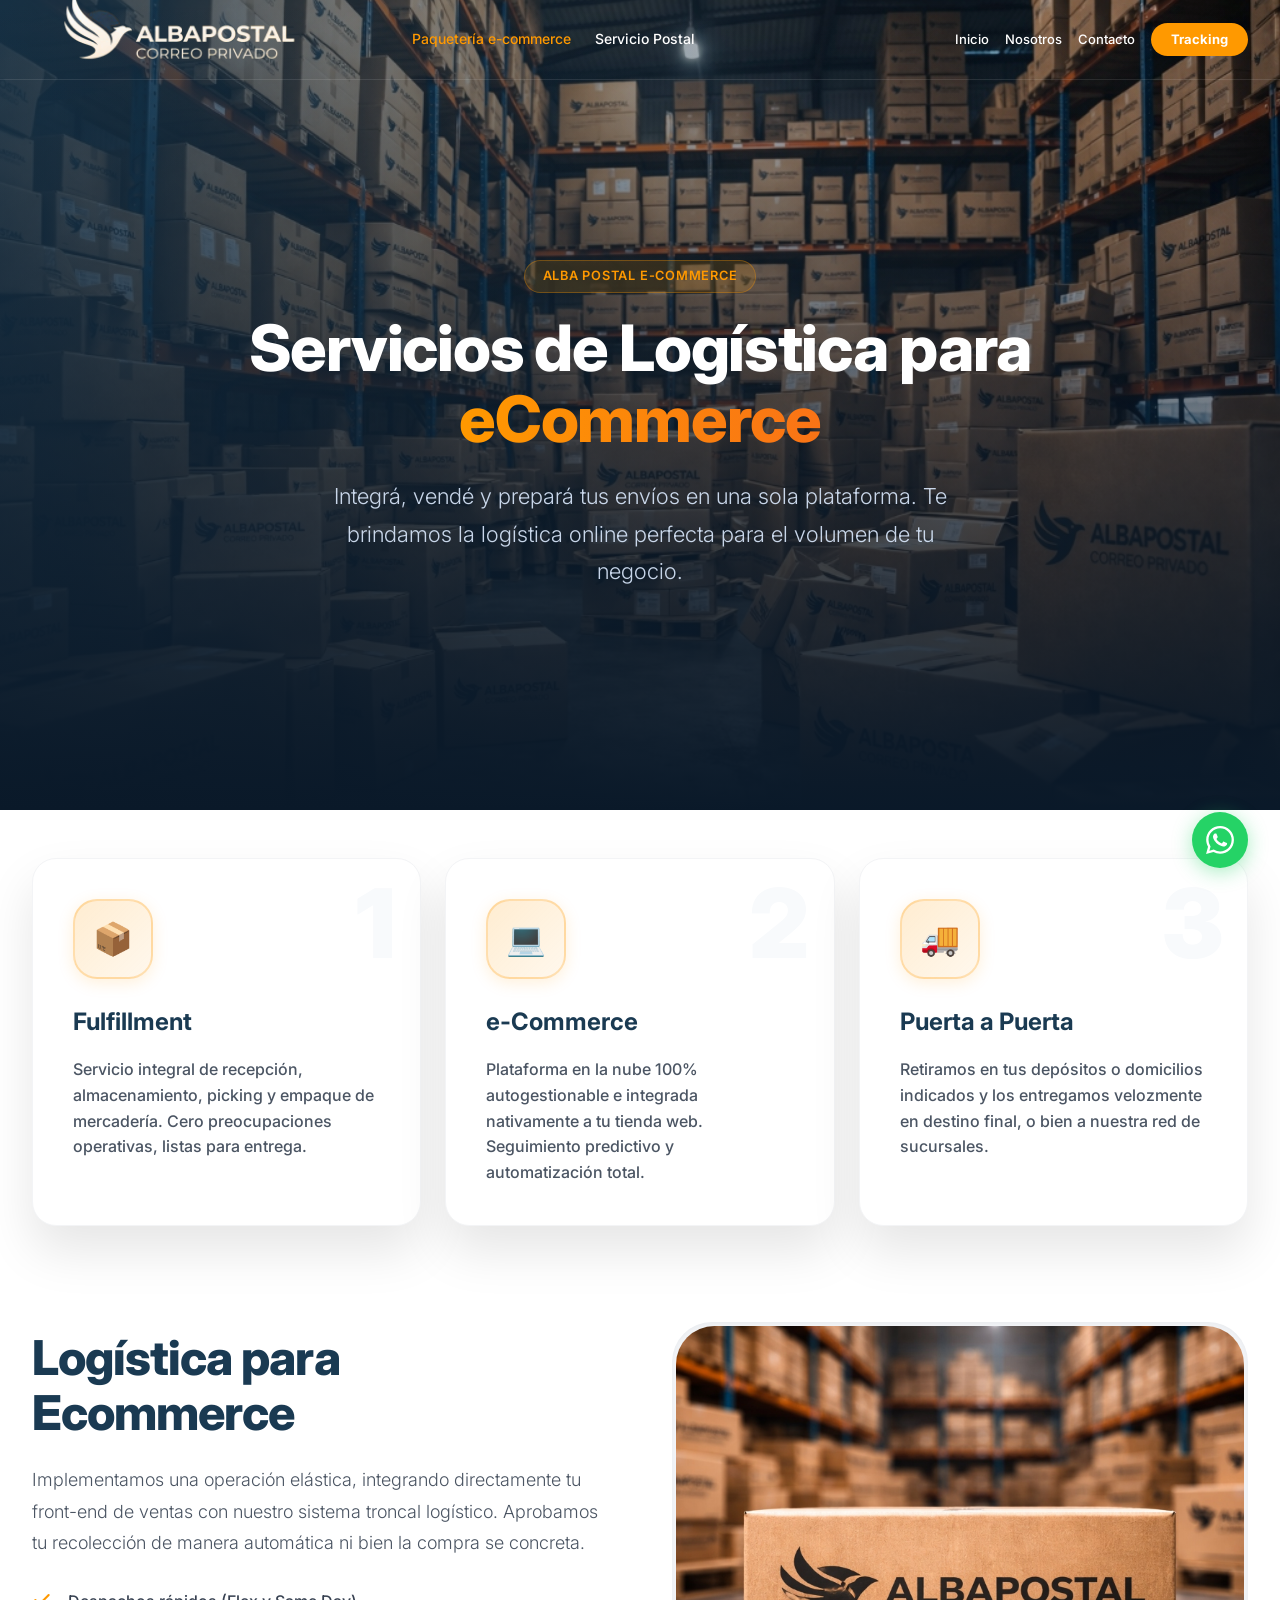
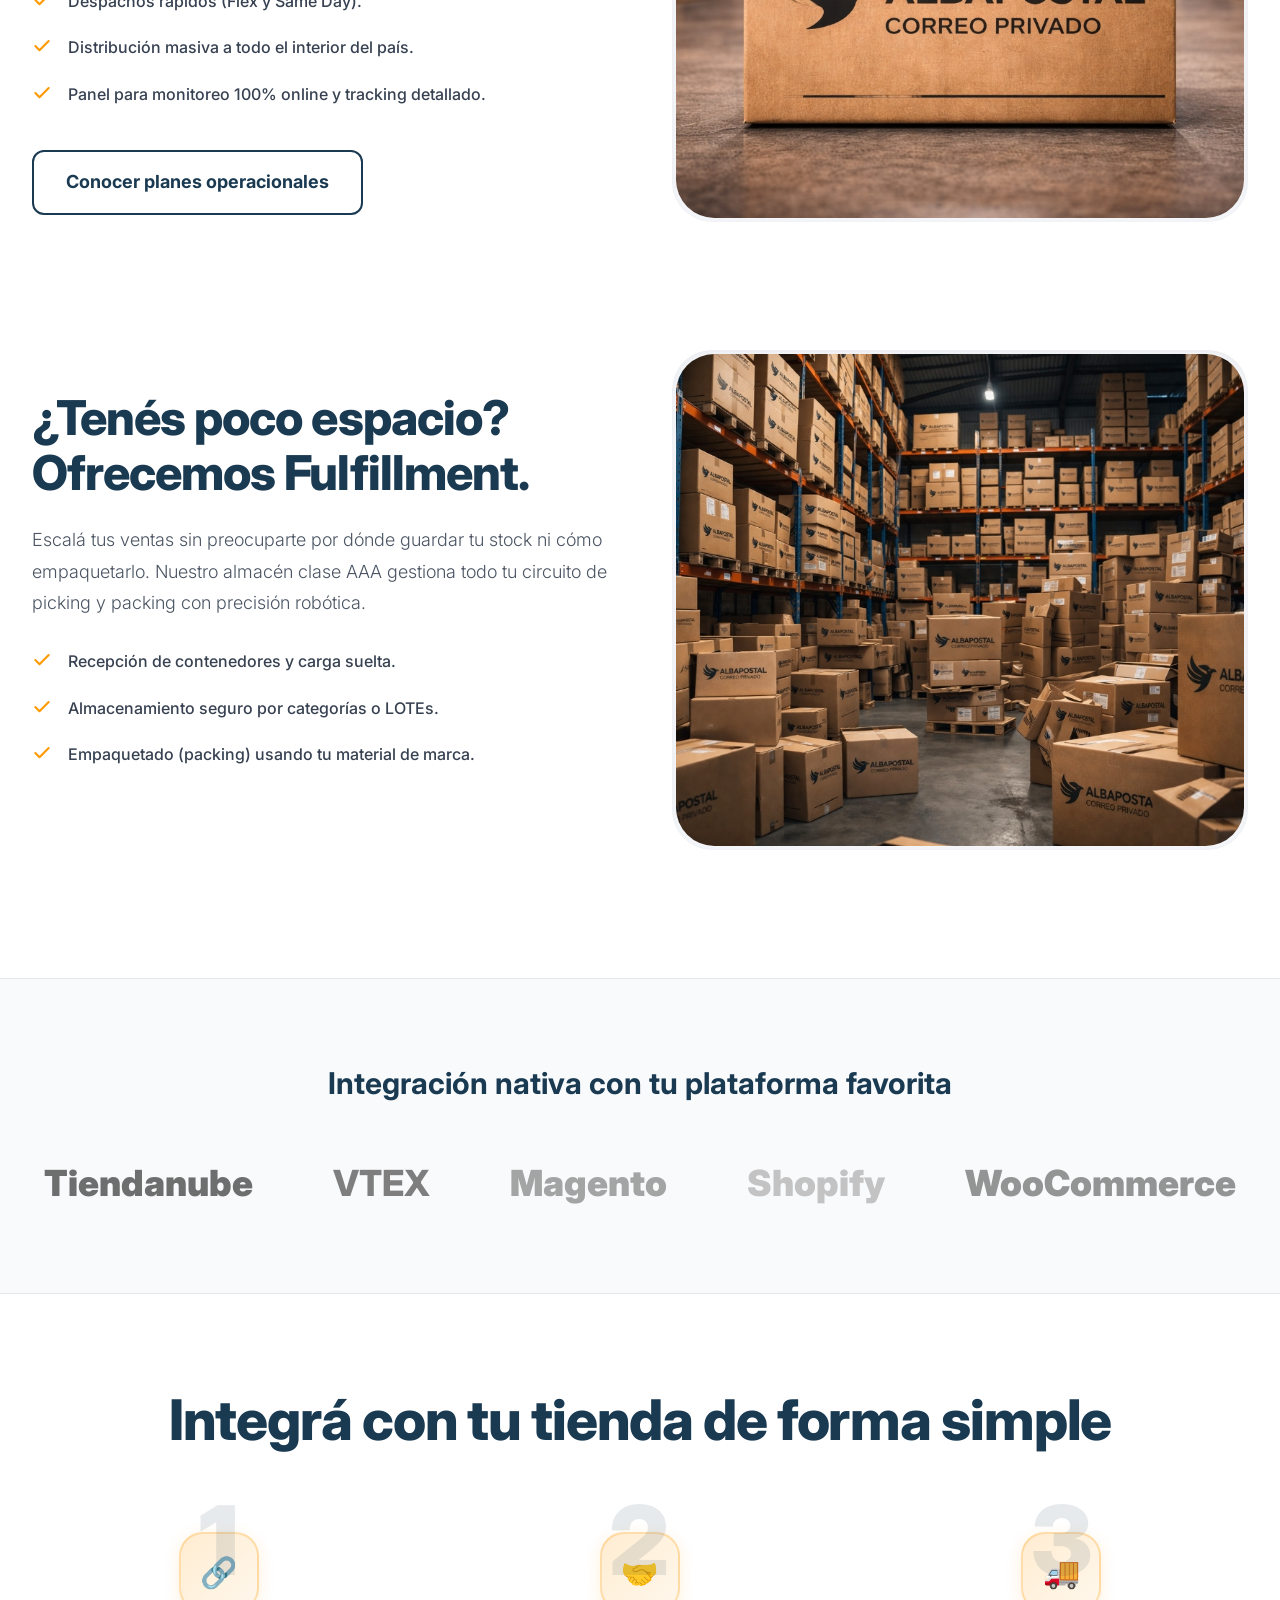
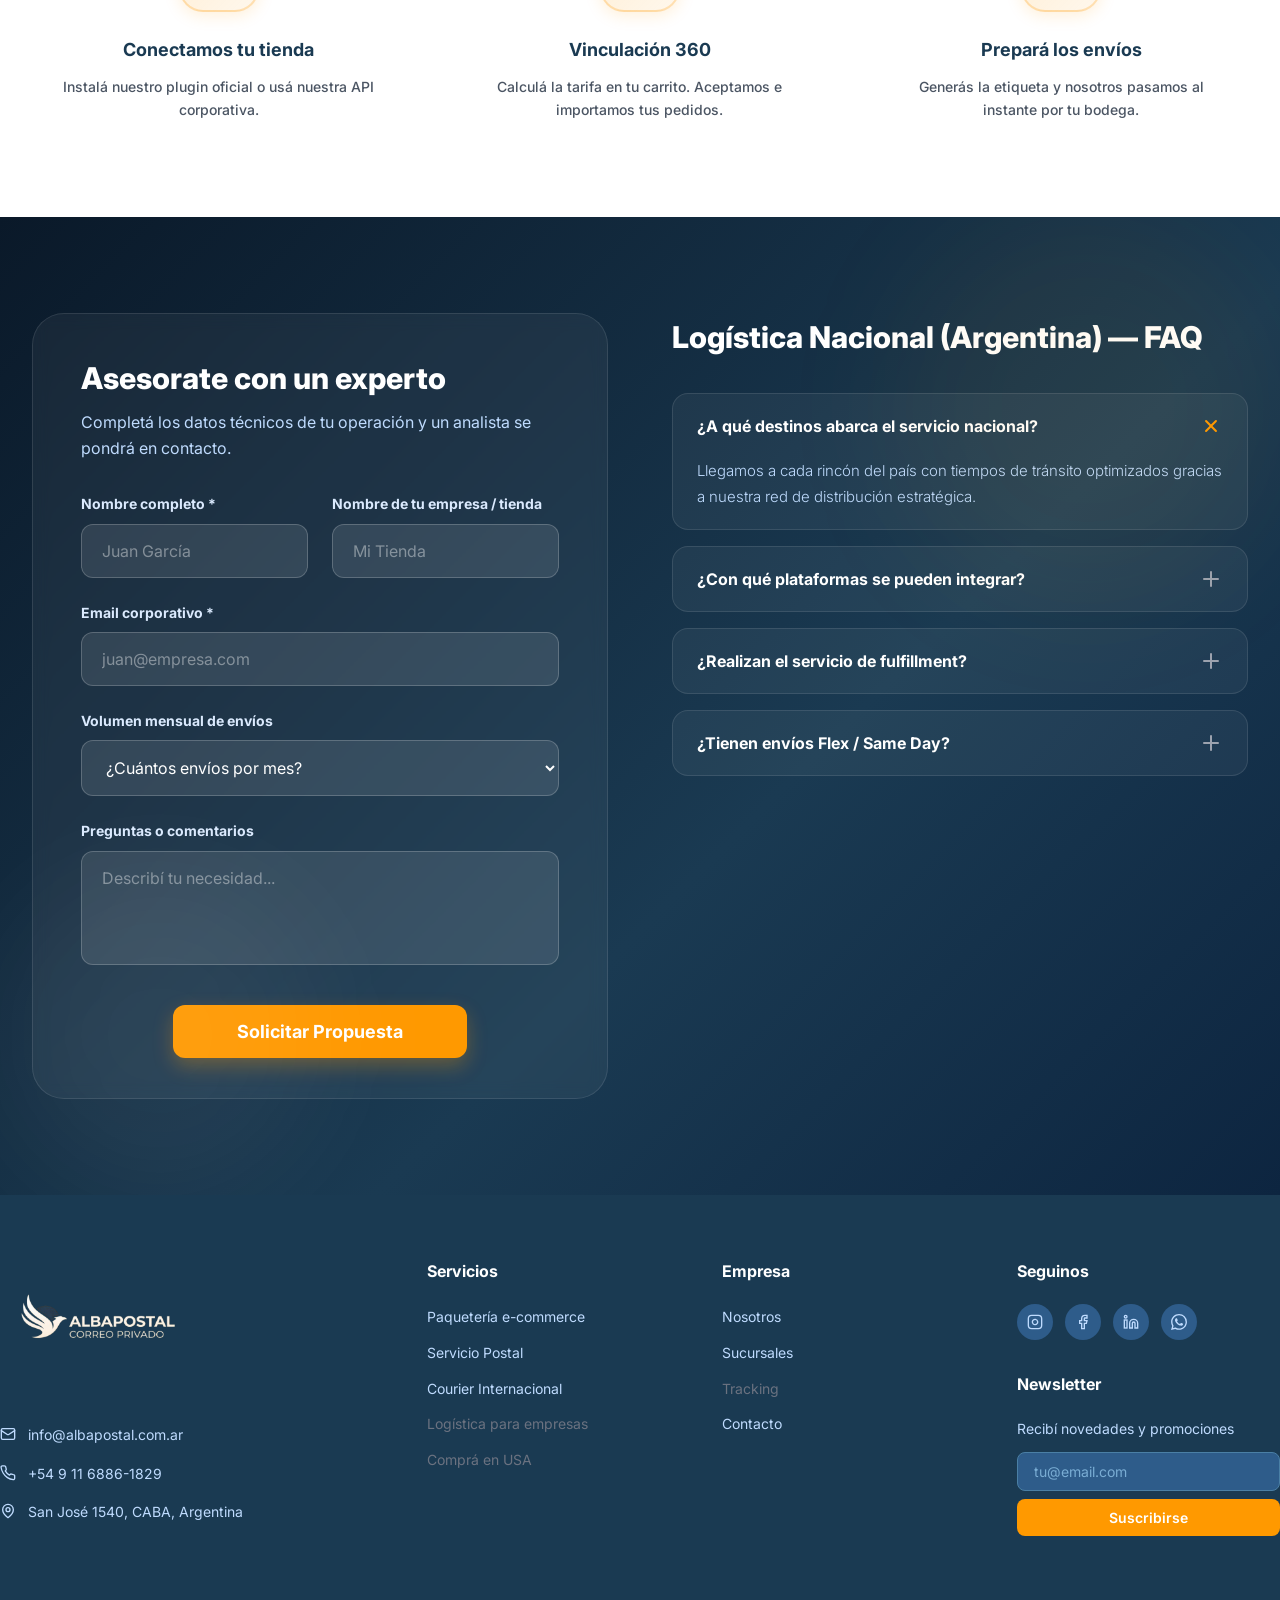
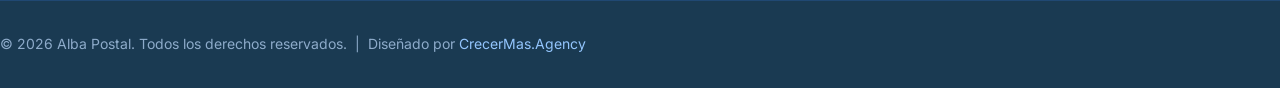
<file: servicios/logistica-ecommerce.html>
<!DOCTYPE html>
<html lang="es">
<head>
  <meta charset="UTF-8">
  <meta name="viewport" content="width=device-width, initial-scale=1.0">
  <title>Paquetería e-commerce — Alba Postal</title>
  <meta name="description" content="Logística para e-commerce: fulfillment, distribución nacional, integraciones con Tiendanube, Shopify y más.">
  <link rel="preconnect" href="https://fonts.googleapis.com">
  <link rel="preconnect" href="https://fonts.gstatic.com" crossorigin>
  <link href="https://fonts.googleapis.com/css2?family=Inter:wght@300;400;500;600;700;800;900&display=swap" rel="stylesheet">
  <link rel="stylesheet" href="/css/styles.css">
</head>
<body>
  <div id="navbar-placeholder"></div>

  <!-- HERO -->
  <div class="page-hero">
    <div class="page-hero-bg">
      <img src="/images/contact_bg.jpg" alt="Logística eCommerce">
      <div class="page-hero-overlay-r"></div>
      <div class="page-hero-overlay-t"></div>
    </div>
    <div class="container page-hero-content">
      <span class="page-hero-tag">Alba Postal E-commerce</span>
      <h1 class="page-hero-h1">
        Servicios de Logística para <span class="gradient-text">eCommerce</span>
      </h1>
      <p class="page-hero-p">
        Integrá, vendé y prepará tus envíos en una sola plataforma. Te brindamos la logística online perfecta para el volumen de tu negocio.
      </p>
    </div>
  </div>

  <!-- 3 PILARES -->
  <div style="background:#fff;padding-bottom:6rem">
    <div class="container" style="padding-top:3rem">
      <div class="three-pillars">
        <div class="pillar-card">
          <div class="pillar-num">1</div>
          <div class="pillar-icon">📦</div>
          <h3>Fulfillment</h3>
          <p>Servicio integral de recepción, almacenamiento, picking y empaque de mercadería. Cero preocupaciones operativas, listas para entrega.</p>
        </div>
        <div class="pillar-card">
          <div class="pillar-num">2</div>
          <div class="pillar-icon">💻</div>
          <h3>e-Commerce</h3>
          <p>Plataforma en la nube 100% autogestionable e integrada nativamente a tu tienda web. Seguimiento predictivo y automatización total.</p>
        </div>
        <div class="pillar-card">
          <div class="pillar-num">3</div>
          <div class="pillar-icon">🚚</div>
          <h3>Puerta a Puerta</h3>
          <p>Retiramos en tus depósitos o domicilios indicados y los entregamos velozmente en destino final, o bien a nuestra red de sucursales.</p>
        </div>
      </div>
    </div>
  </div>

  <!-- SPLIT 1 -->
  <div class="split-section" style="padding-top:0;padding-bottom:8rem">
    <div class="container">
      <div class="split-grid">
        <div class="split-img-wrap h-500" style="order:2">
          <img src="/images/box_ecommerce.jpg" alt="Gestión Logística eCommerce" loading="lazy">
        </div>
        <div style="order:1">
          <h2 class="split-h2">Logística para Ecommerce</h2>
          <p class="split-p">Implementamos una operación elástica, integrando directamente tu front-end de ventas con nuestro sistema troncal logístico. Aprobamos tu recolección de manera automática ni bien la compra se concreta.</p>
          <div class="split-checks">
            <div class="split-check">
              <div class="split-check-icon"><svg width="20" height="20" viewBox="0 0 24 24" fill="none" stroke="currentColor" stroke-width="2.5" stroke-linecap="round" stroke-linejoin="round"><polyline points="20 6 9 17 4 12"/></svg></div>
              <span>Despachos rápidos (Flex y Same Day).</span>
            </div>
            <div class="split-check">
              <div class="split-check-icon"><svg width="20" height="20" viewBox="0 0 24 24" fill="none" stroke="currentColor" stroke-width="2.5" stroke-linecap="round" stroke-linejoin="round"><polyline points="20 6 9 17 4 12"/></svg></div>
              <span>Distribución masiva a todo el interior del país.</span>
            </div>
            <div class="split-check">
              <div class="split-check-icon"><svg width="20" height="20" viewBox="0 0 24 24" fill="none" stroke="currentColor" stroke-width="2.5" stroke-linecap="round" stroke-linejoin="round"><polyline points="20 6 9 17 4 12"/></svg></div>
              <span>Panel para monitoreo 100% online y tracking detallado.</span>
            </div>
          </div>
          <a href="#asesorate" class="btn btn-outline btn-lg">Conocer planes operacionales</a>
        </div>
      </div>

      <div class="split-grid" style="margin-top:8rem">
        <div>
          <h2 class="split-h2">¿Tenés poco espacio? Ofrecemos Fulfillment.</h2>
          <p class="split-p">Escalá tus ventas sin preocuparte por dónde guardar tu stock ni cómo empaquetarlo. Nuestro almacén clase AAA gestiona todo tu circuito de picking y packing con precisión robótica.</p>
          <div class="split-checks">
            <div class="split-check">
              <div class="split-check-icon"><svg width="20" height="20" viewBox="0 0 24 24" fill="none" stroke="currentColor" stroke-width="2.5" stroke-linecap="round" stroke-linejoin="round"><polyline points="20 6 9 17 4 12"/></svg></div>
              <span>Recepción de contenedores y carga suelta.</span>
            </div>
            <div class="split-check">
              <div class="split-check-icon"><svg width="20" height="20" viewBox="0 0 24 24" fill="none" stroke="currentColor" stroke-width="2.5" stroke-linecap="round" stroke-linejoin="round"><polyline points="20 6 9 17 4 12"/></svg></div>
              <span>Almacenamiento seguro por categorías o LOTEs.</span>
            </div>
            <div class="split-check">
              <div class="split-check-icon"><svg width="20" height="20" viewBox="0 0 24 24" fill="none" stroke="currentColor" stroke-width="2.5" stroke-linecap="round" stroke-linejoin="round"><polyline points="20 6 9 17 4 12"/></svg></div>
              <span>Empaquetado (packing) usando tu material de marca.</span>
            </div>
          </div>
        </div>
        <div class="split-img-wrap h-500">
          <img src="/images/contact_bg.jpg" alt="Fulfillment Warehouse" loading="lazy">
        </div>
      </div>
    </div>
  </div>

  <!-- INTEGRATIONS -->
  <div class="integrations-section">
    <div class="container">
      <h3>Integración nativa con tu plataforma favorita</h3>
      <div class="integrations-logos">
        <span style="color:#333">Tiendanube</span>
        <span style="color:#E31C58;font-weight:800">VTEX</span>
        <span style="color:#F26722">Magento</span>
        <span style="color:#95BF47">Shopify</span>
        <span style="color:#96588A">WooCommerce</span>
      </div>
    </div>
  </div>

  <!-- HOW IT WORKS -->
  <section class="how-section">
    <div class="container">
      <h2 class="section-title" style="margin-bottom:5rem">Integrá con tu tienda de forma simple</h2>
      <div class="how-grid">
        <div class="how-step">
          <span class="how-step-num">1</span>
          <div class="how-step-icon">🔗</div>
          <h4>Conectamos tu tienda</h4>
          <p>Instalá nuestro plugin oficial o usá nuestra API corporativa.</p>
        </div>
        <div class="how-step">
          <span class="how-step-num">2</span>
          <div class="how-step-icon">🤝</div>
          <h4>Vinculación 360</h4>
          <p>Calculá la tarifa en tu carrito. Aceptamos e importamos tus pedidos.</p>
        </div>
        <div class="how-step">
          <span class="how-step-num">3</span>
          <div class="how-step-icon">🚚</div>
          <h4>Prepará los envíos</h4>
          <p>Generás la etiqueta y nosotros pasamos al instante por tu bodega.</p>
        </div>
      </div>
    </div>
  </section>

  <!-- FORM + FAQ -->
  <div id="asesorate" class="form-section-dark">
    <div class="container">
      <div style="display:grid;gap:4rem;align-items:start" class="form-faq-grid">
        <!-- Form -->
        <div>
          <div style="background:rgba(255,255,255,.05);backdrop-filter:blur(8px);border:1px solid rgba(255,255,255,.1);border-radius:2rem;padding:2.5rem 3rem">
            <h2 style="font-size:1.875rem;font-weight:800;color:#fff;margin-bottom:.5rem">Asesorate con un experto</h2>
            <p style="color:var(--blue-200);margin-bottom:2rem">Completá los datos técnicos de tu operación y un analista se pondrá en contacto.</p>
            <form class="service-form form-grid">
              <div class="form-field">
                <label class="form-label">Nombre completo *</label>
                <input type="text" name="nombre" placeholder="Juan García" class="form-input" required minlength="3">
              </div>
              <div class="form-field">
                <label class="form-label">Nombre de tu empresa / tienda</label>
                <input type="text" name="empresa" placeholder="Mi Tienda" class="form-input">
              </div>
              <div class="form-field full">
                <label class="form-label">Email corporativo *</label>
                <input type="email" name="email" placeholder="juan@empresa.com" class="form-input" required>
              </div>
              <div class="form-field full">
                <label class="form-label">Volumen mensual de envíos</label>
                <select name="volumen_mensual" class="form-select">
                  <option value="">¿Cuántos envíos por mes?</option>
                  <option>0 - 100 paquetes/mes</option>
                  <option>101 - 500 paquetes/mes</option>
                  <option>+500 paquetes/mes</option>
                </select>
              </div>
              <div class="form-field full">
                <label class="form-label">Preguntas o comentarios</label>
                <textarea rows="4" name="comentarios" placeholder="Describí tu necesidad..." class="form-textarea"></textarea>
              </div>
              <div class="form-submit-wrap">
                <button type="submit" class="form-submit-btn">Solicitar Propuesta</button>
              </div>
            </form>
          </div>
        </div>
        <!-- FAQ -->
        <div style="color:#fff">
          <h2 style="font-size:1.875rem;font-weight:800;margin-bottom:2rem">Logística Nacional (Argentina) — FAQ</h2>
          <div style="display:flex;flex-direction:column;gap:1rem">
            <div class="faq-item">
              <button class="faq-btn">¿A qué destinos abarca el servicio nacional?
                <svg width="24" height="24" viewBox="0 0 24 24" fill="none" stroke="currentColor" stroke-width="2" stroke-linecap="round" stroke-linejoin="round"><line x1="12" y1="5" x2="12" y2="19"/><line x1="5" y1="12" x2="19" y2="12"/></svg>
              </button>
              <div class="faq-answer">Llegamos a cada rincón del país con tiempos de tránsito optimizados gracias a nuestra red de distribución estratégica.</div>
            </div>
            <div class="faq-item">
              <button class="faq-btn">¿Con qué plataformas se pueden integrar?
                <svg width="24" height="24" viewBox="0 0 24 24" fill="none" stroke="currentColor" stroke-width="2" stroke-linecap="round" stroke-linejoin="round"><line x1="12" y1="5" x2="12" y2="19"/><line x1="5" y1="12" x2="19" y2="12"/></svg>
              </button>
              <div class="faq-answer">Nos conectamos de manera nativa con Tiendanube, VTEX, Shopify, Magento y WooCommerce. También contamos con API pública.</div>
            </div>
            <div class="faq-item">
              <button class="faq-btn">¿Realizan el servicio de fulfillment?
                <svg width="24" height="24" viewBox="0 0 24 24" fill="none" stroke="currentColor" stroke-width="2" stroke-linecap="round" stroke-linejoin="round"><line x1="12" y1="5" x2="12" y2="19"/><line x1="5" y1="12" x2="19" y2="12"/></svg>
              </button>
              <div class="faq-answer">Absolutamente. Nos encargamos de todo: recibimos tu mercadería, la almacenamos, la preparamos (picking y packing) y la despachamos.</div>
            </div>
            <div class="faq-item">
              <button class="faq-btn">¿Tienen envíos Flex / Same Day?
                <svg width="24" height="24" viewBox="0 0 24 24" fill="none" stroke="currentColor" stroke-width="2" stroke-linecap="round" stroke-linejoin="round"><line x1="12" y1="5" x2="12" y2="19"/><line x1="5" y1="12" x2="19" y2="12"/></svg>
              </button>
              <div class="faq-answer">Sí, disponemos de entregas en el día para CABA y GBA, ideales para aumentar tu conversión en el e-commerce.</div>
            </div>
          </div>
        </div>
      </div>
    </div>
  </div>

  <div id="footer-placeholder"></div>
  <script src="/js/components.js"></script>
  <script src="/js/main.js"></script>
  <style>
    .three-pillars { display: grid; grid-template-columns: 1fr; gap: 1.5rem; }
    @media (min-width: 768px) { .three-pillars { grid-template-columns: repeat(3, 1fr); } }
    .pillar-card {
      background: #fff; border-radius: 1.5rem; padding: 2.5rem;
      box-shadow: 0 25px 50px rgba(0,0,0,.1); border: 1px solid var(--gray-100);
      position: relative; overflow: hidden;
      opacity: 0; transform: translateY(36px);
      transition: transform .55s ease, opacity .55s ease, box-shadow .3s;
    }
    .pillar-card.visible { opacity: 1; transform: none; }
    .pillar-card.visible:hover { transform: translateY(-8px); }
    .pillar-card:nth-child(1) { transition-delay: 0s; }
    .pillar-card:nth-child(2) { transition-delay: .15s; }
    .pillar-card:nth-child(3) { transition-delay: .3s; }
    .pillar-num { position: absolute; top: 1rem; right: 1.5rem; font-size: 6rem; font-weight: 900; color: var(--gray-50); line-height: 1; }
    .pillar-icon { font-size: 2rem; width: 5rem; height: 5rem; background: linear-gradient(135deg, rgba(255,153,0,.18) 0%, rgba(255,153,0,.07) 100%); border: 2px solid rgba(255,153,0,.25); border-radius: 1.5rem; display: flex; align-items: center; justify-content: center; margin-bottom: 1.5rem; transition: transform .3s, box-shadow .3s; box-shadow: 0 4px 16px rgba(255,153,0,.15); }
    .pillar-card:hover .pillar-icon { transform: scale(1.1); box-shadow: 0 8px 24px rgba(255,153,0,.3); }
    .pillar-card h3 { font-size: 1.5rem; font-weight: 700; color: var(--primary); margin-bottom: 1rem; }
    .pillar-card p  { color: var(--gray-600); line-height: 1.6; font-weight: 500; }
    .form-faq-grid { grid-template-columns: 1fr; }
    @media (min-width: 1024px) { .form-faq-grid { grid-template-columns: 1fr 1fr; } }
    @media (min-width: 1024px) { .split-grid > *:first-child { order: 1; } .split-grid > *:last-child { order: 2; } }
  </style>
</body>
</html>
</file>
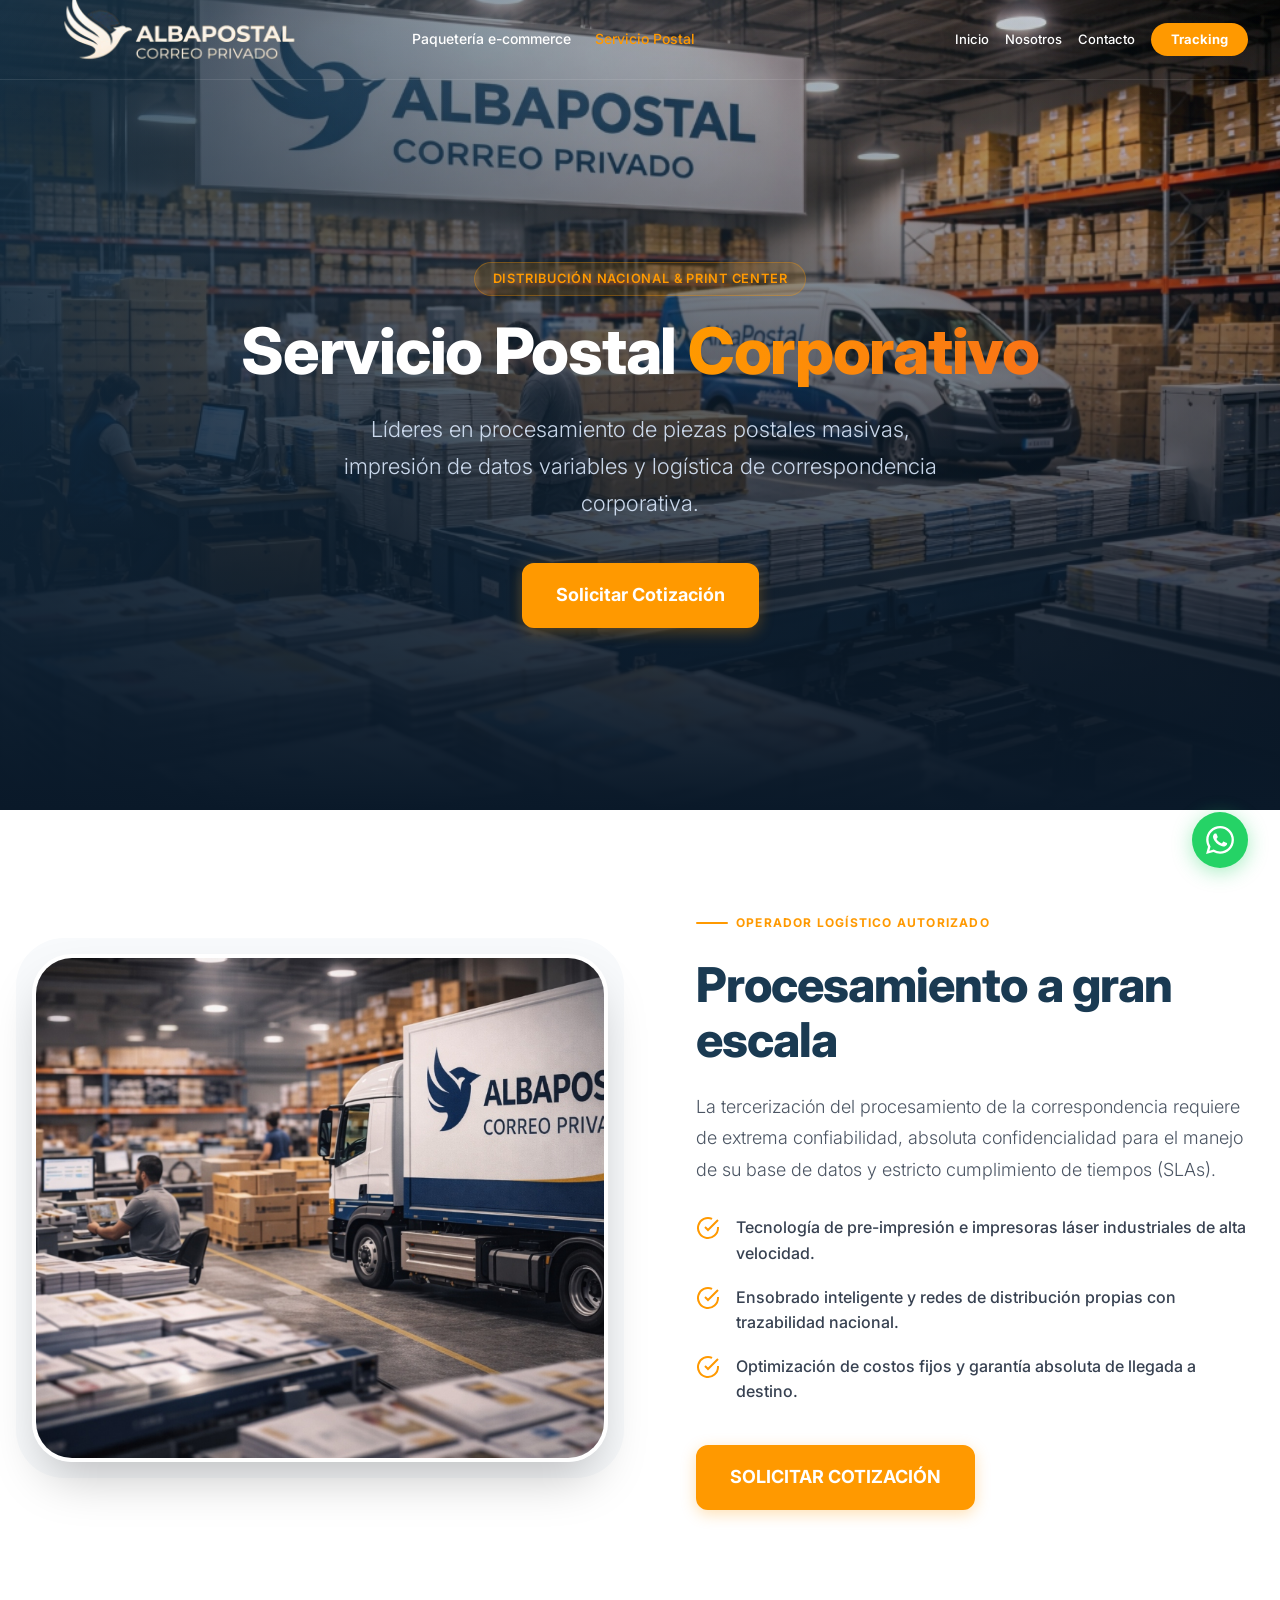
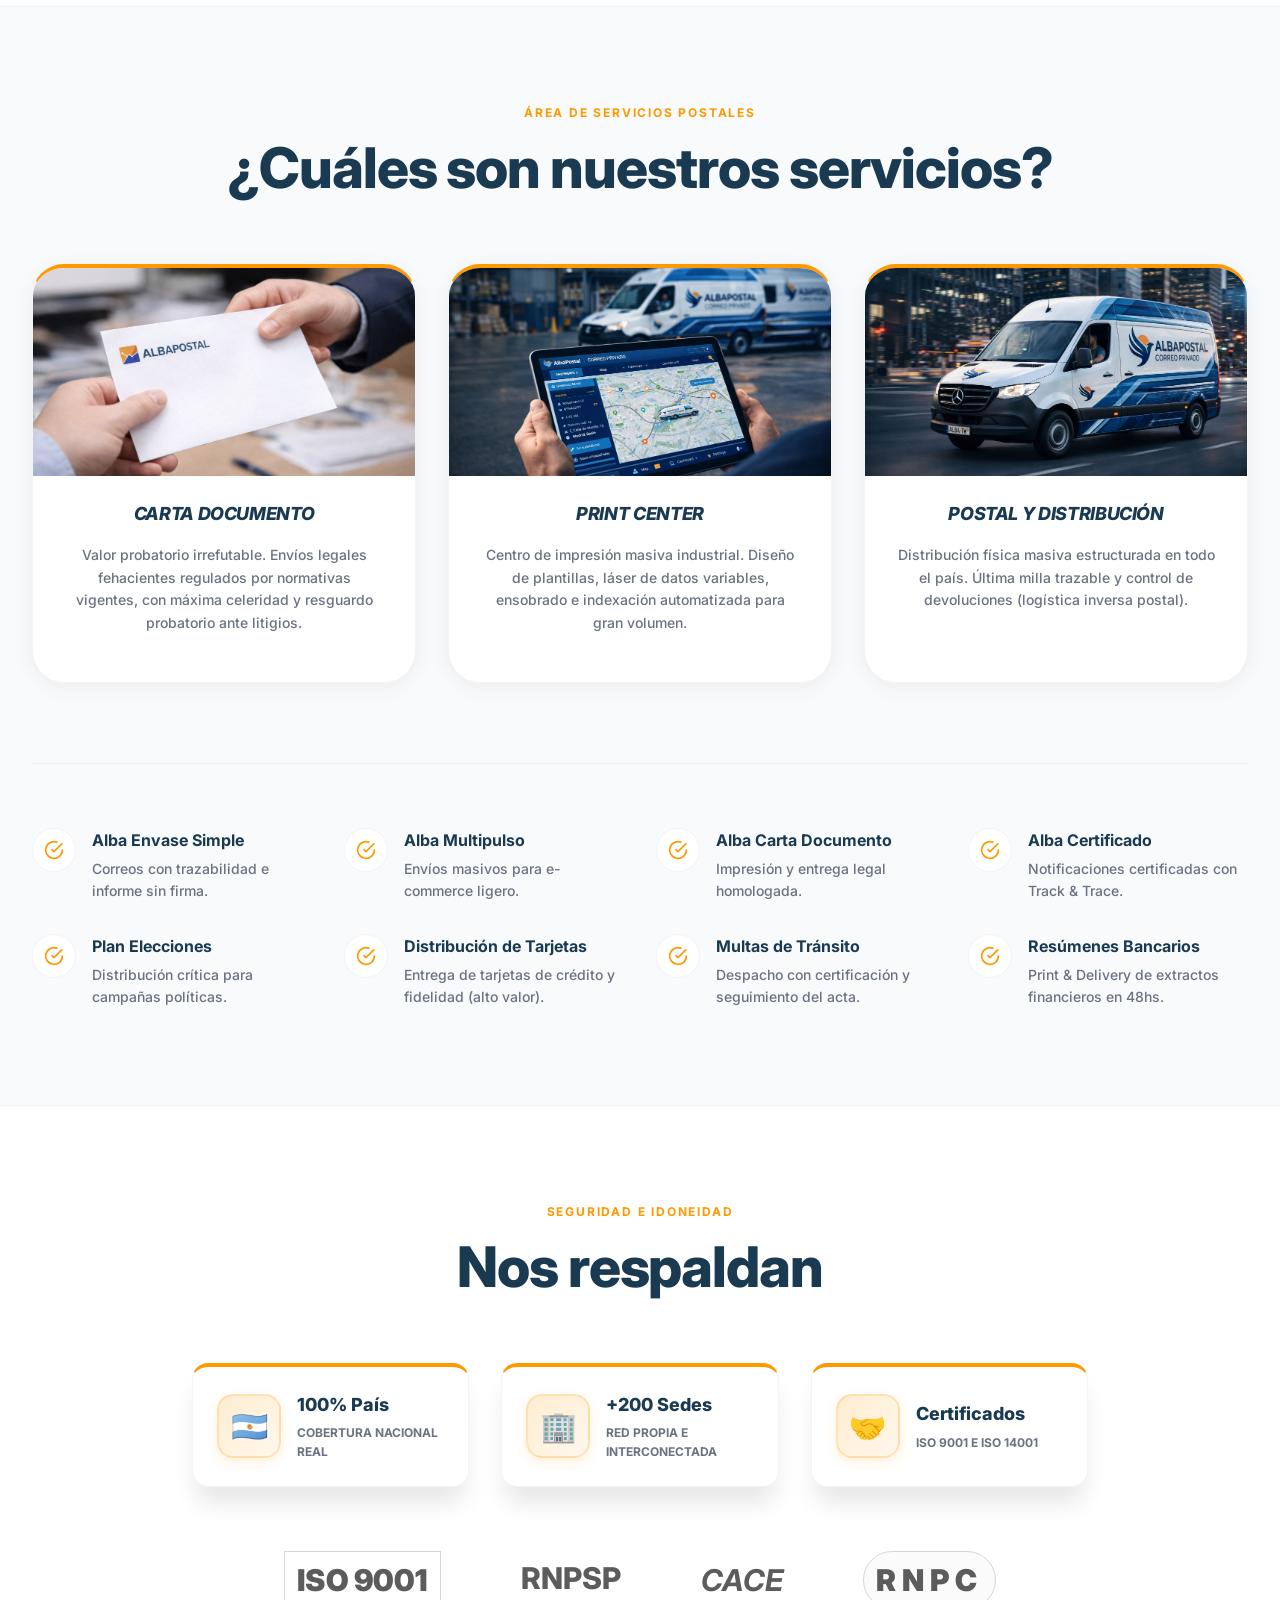
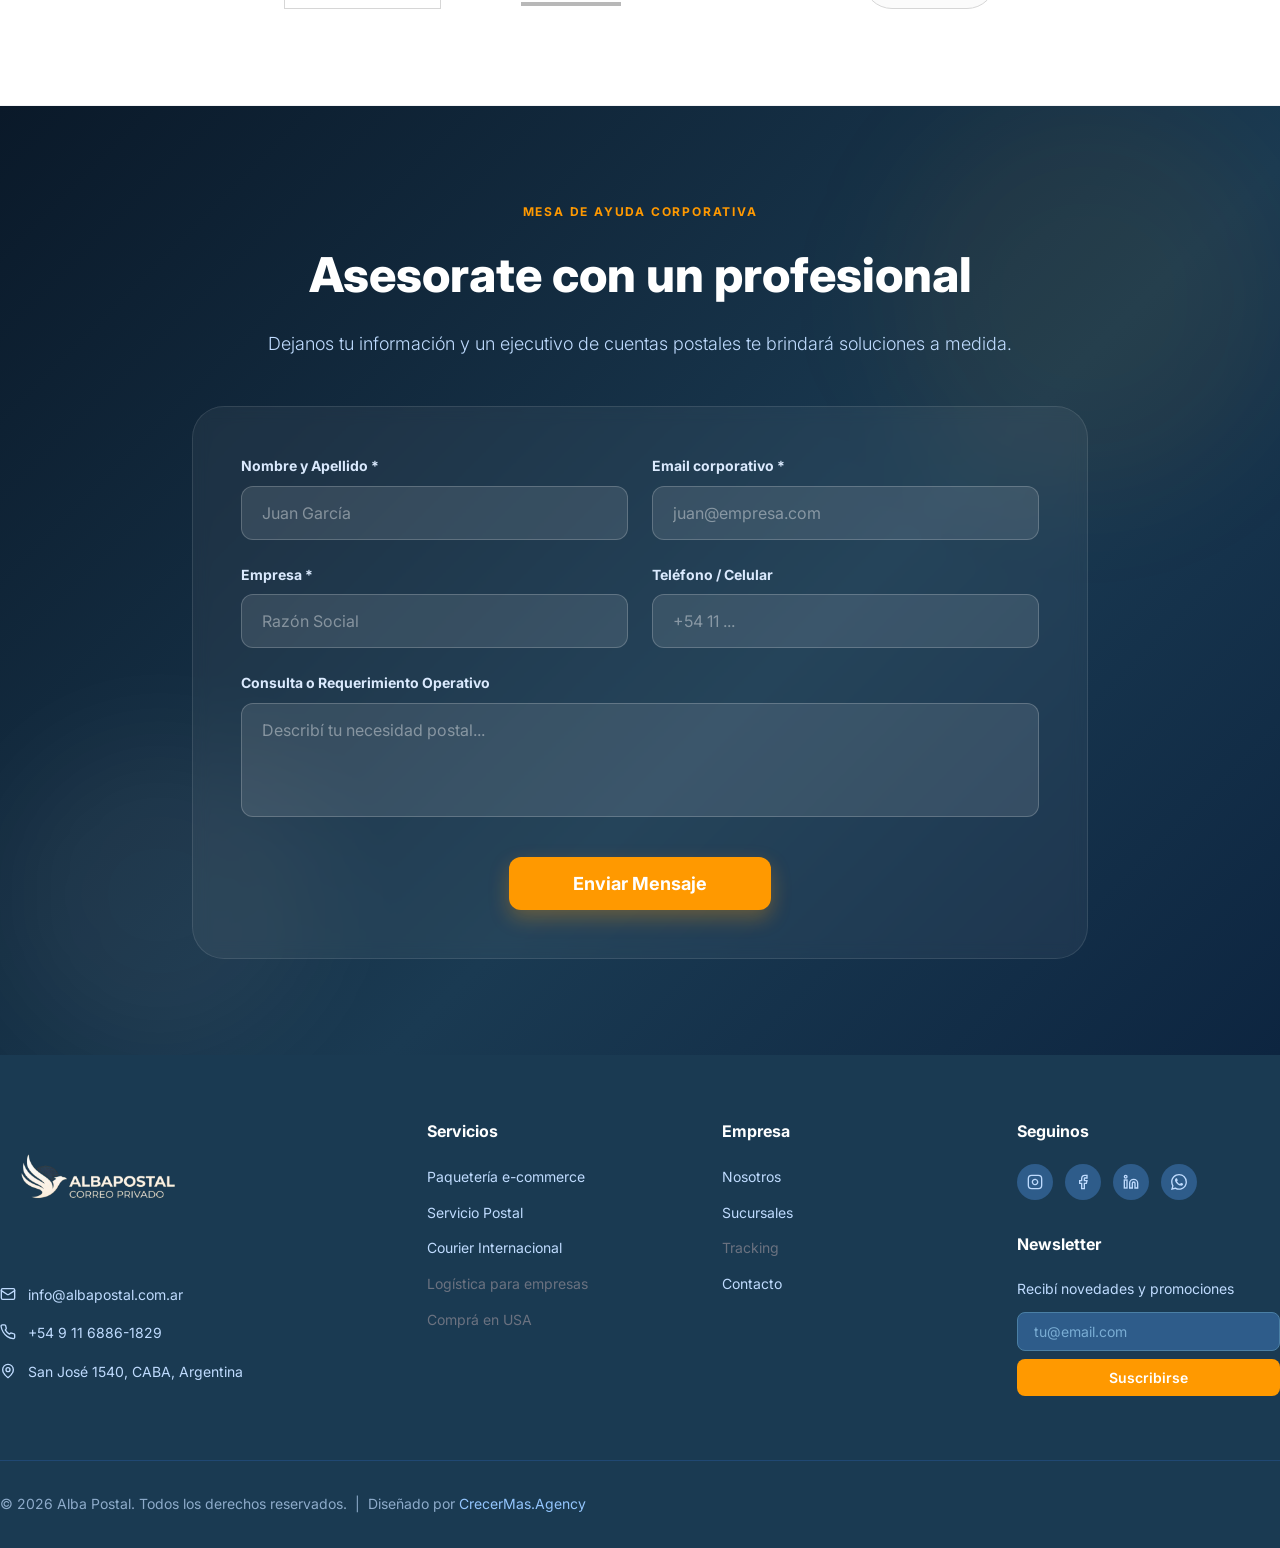
<file: servicios/servicio-postal.html>
<!DOCTYPE html>
<html lang="es">
<head>
  <meta charset="UTF-8">
  <meta name="viewport" content="width=device-width, initial-scale=1.0">
  <title>Servicio Postal Corporativo — Alba Postal</title>
  <meta name="description" content="Procesamiento masivo, impresión de datos variables y logística de correspondencia corporativa.">
  <link rel="preconnect" href="https://fonts.googleapis.com">
  <link rel="preconnect" href="https://fonts.gstatic.com" crossorigin>
  <link href="https://fonts.googleapis.com/css2?family=Inter:wght@300;400;500;600;700;800;900&display=swap" rel="stylesheet">
  <link rel="stylesheet" href="/css/styles.css">
</head>
<body>
  <div id="navbar-placeholder"></div>

  <!-- HERO -->
  <div class="page-hero">
    <div class="page-hero-bg">
      <img src="/images/postal_hero_v20.jpg" alt="Alba Postal Processing Center">
      <div class="page-hero-overlay-r"></div>
      <div class="page-hero-overlay-t"></div>
    </div>
    <div class="container page-hero-content">
      <span class="page-hero-tag">Distribución Nacional &amp; Print Center</span>
      <h1 class="page-hero-h1">
        Servicio Postal <span class="gradient-text">Corporativo</span>
      </h1>
      <p class="page-hero-p">Líderes en procesamiento de piezas postales masivas, impresión de datos variables y logística de correspondencia corporativa.</p>
      <a href="#asesorate" class="btn btn-accent btn-lg">Solicitar Cotización</a>
    </div>
  </div>

  <!-- WHY US -->
  <section class="split-section">
    <div class="container">
      <div class="split-grid">
        <div style="position:relative">
          <div style="position:absolute;inset:-1rem;background:var(--gray-50);border-radius:3rem;z-index:0"></div>
          <div style="position:relative;border-radius:2.5rem;overflow:hidden;box-shadow:var(--shadow-2xl);border:4px solid #fff;z-index:1">
            <img src="/images/postal_warehouse.jpg" alt="Alba Postal Processing" style="width:100%;height:500px;object-fit:cover;transition:transform 2s" onmouseover="this.style.transform='scale(1.05)'" onmouseout="this.style.transform='scale(1)'" loading="lazy">
          </div>
        </div>
        <div style="padding-left:1.5rem">
          <div class="split-label">Operador Logístico Autorizado</div>
          <h2 class="split-h2">Procesamiento a gran escala</h2>
          <p class="split-p">La tercerización del procesamiento de la correspondencia requiere de extrema confiabilidad, absoluta confidencialidad para el manejo de su base de datos y estricto cumplimiento de tiempos (SLAs).</p>
          <div class="split-checks">
            <div class="split-check">
              <div class="split-check-icon"><svg width="24" height="24" viewBox="0 0 24 24" fill="none" stroke="currentColor" stroke-width="2"><path d="M22 11.08V12a10 10 0 1 1-5.93-9.14"/><polyline points="22 4 12 14.01 9 11.01"/></svg></div>
              <span>Tecnología de pre-impresión e impresoras láser industriales de alta velocidad.</span>
            </div>
            <div class="split-check">
              <div class="split-check-icon"><svg width="24" height="24" viewBox="0 0 24 24" fill="none" stroke="currentColor" stroke-width="2"><path d="M22 11.08V12a10 10 0 1 1-5.93-9.14"/><polyline points="22 4 12 14.01 9 11.01"/></svg></div>
              <span>Ensobrado inteligente y redes de distribución propias con trazabilidad nacional.</span>
            </div>
            <div class="split-check">
              <div class="split-check-icon"><svg width="24" height="24" viewBox="0 0 24 24" fill="none" stroke="currentColor" stroke-width="2"><path d="M22 11.08V12a10 10 0 1 1-5.93-9.14"/><polyline points="22 4 12 14.01 9 11.01"/></svg></div>
              <span>Optimización de costos fijos y garantía absoluta de llegada a destino.</span>
            </div>
          </div>
          <a href="#asesorate" class="btn btn-accent btn-lg">SOLICITAR COTIZACIÓN</a>
        </div>
      </div>
    </div>
  </section>

  <!-- 3 CARDS SERVICES -->
  <div class="cards-section">
    <div class="container">
      <div class="cards-header">
        <span class="section-tag">Área de Servicios Postales</span>
        <h2 class="section-title">¿Cuáles son nuestros servicios?</h2>
      </div>
      <div class="cards-grid" style="grid-template-columns:1fr">
        <div class="svc-card">
          <div class="svc-card-img"><img src="/images/serv_hands_v10.jpg" alt="Carta Documento" loading="lazy"></div>
          <div class="svc-card-body">
            <h3>Carta Documento</h3>
            <p>Valor probatorio irrefutable. Envíos legales fehacientes regulados por normativas vigentes, con máxima celeridad y resguardo probatorio ante litigios.</p>
          </div>
        </div>
        <div class="svc-card">
          <div class="svc-card-img"><img src="/images/s2.jpg" alt="Print Center" loading="lazy"></div>
          <div class="svc-card-body">
            <h3>Print Center</h3>
            <p>Centro de impresión masiva industrial. Diseño de plantillas, láser de datos variables, ensobrado e indexación automatizada para gran volumen.</p>
          </div>
        </div>
        <div class="svc-card">
          <div class="svc-card-img"><img src="/images/serv_van_v10.jpg" alt="Postal y Distribución" loading="lazy"></div>
          <div class="svc-card-body">
            <h3>Postal y Distribución</h3>
            <p>Distribución física masiva estructurada en todo el país. Última milla trazable y control de devoluciones (logística inversa postal).</p>
          </div>
        </div>
      </div>

      <!-- Sub-services list -->
      <div style="margin-top:5rem;padding-top:4rem;border-top:1px solid rgba(229,231,235,.6)">
        <div style="display:grid;gap:2rem" class="sub-services-grid">
          <div class="sub-service-item">
            <div class="sub-service-icon"><svg width="20" height="20" viewBox="0 0 24 24" fill="none" stroke="currentColor" stroke-width="2"><path d="M22 11.08V12a10 10 0 1 1-5.93-9.14"/><polyline points="22 4 12 14.01 9 11.01"/></svg></div>
            <div><h4>Alba Envase Simple</h4><p>Correos con trazabilidad e informe sin firma.</p></div>
          </div>
          <div class="sub-service-item">
            <div class="sub-service-icon"><svg width="20" height="20" viewBox="0 0 24 24" fill="none" stroke="currentColor" stroke-width="2"><path d="M22 11.08V12a10 10 0 1 1-5.93-9.14"/><polyline points="22 4 12 14.01 9 11.01"/></svg></div>
            <div><h4>Alba Multipulso</h4><p>Envíos masivos para e-commerce ligero.</p></div>
          </div>
          <div class="sub-service-item">
            <div class="sub-service-icon"><svg width="20" height="20" viewBox="0 0 24 24" fill="none" stroke="currentColor" stroke-width="2"><path d="M22 11.08V12a10 10 0 1 1-5.93-9.14"/><polyline points="22 4 12 14.01 9 11.01"/></svg></div>
            <div><h4>Alba Carta Documento</h4><p>Impresión y entrega legal homologada.</p></div>
          </div>
          <div class="sub-service-item">
            <div class="sub-service-icon"><svg width="20" height="20" viewBox="0 0 24 24" fill="none" stroke="currentColor" stroke-width="2"><path d="M22 11.08V12a10 10 0 1 1-5.93-9.14"/><polyline points="22 4 12 14.01 9 11.01"/></svg></div>
            <div><h4>Alba Certificado</h4><p>Notificaciones certificadas con Track &amp; Trace.</p></div>
          </div>
          <div class="sub-service-item">
            <div class="sub-service-icon"><svg width="20" height="20" viewBox="0 0 24 24" fill="none" stroke="currentColor" stroke-width="2"><path d="M22 11.08V12a10 10 0 1 1-5.93-9.14"/><polyline points="22 4 12 14.01 9 11.01"/></svg></div>
            <div><h4>Plan Elecciones</h4><p>Distribución crítica para campañas políticas.</p></div>
          </div>
          <div class="sub-service-item">
            <div class="sub-service-icon"><svg width="20" height="20" viewBox="0 0 24 24" fill="none" stroke="currentColor" stroke-width="2"><path d="M22 11.08V12a10 10 0 1 1-5.93-9.14"/><polyline points="22 4 12 14.01 9 11.01"/></svg></div>
            <div><h4>Distribución de Tarjetas</h4><p>Entrega de tarjetas de crédito y fidelidad (alto valor).</p></div>
          </div>
          <div class="sub-service-item">
            <div class="sub-service-icon"><svg width="20" height="20" viewBox="0 0 24 24" fill="none" stroke="currentColor" stroke-width="2"><path d="M22 11.08V12a10 10 0 1 1-5.93-9.14"/><polyline points="22 4 12 14.01 9 11.01"/></svg></div>
            <div><h4>Multas de Tránsito</h4><p>Despacho con certificación y seguimiento del acta.</p></div>
          </div>
          <div class="sub-service-item">
            <div class="sub-service-icon"><svg width="20" height="20" viewBox="0 0 24 24" fill="none" stroke="currentColor" stroke-width="2"><path d="M22 11.08V12a10 10 0 1 1-5.93-9.14"/><polyline points="22 4 12 14.01 9 11.01"/></svg></div>
            <div><h4>Resúmenes Bancarios</h4><p>Print &amp; Delivery de extractos financieros en 48hs.</p></div>
          </div>
        </div>
      </div>
    </div>
  </div>

  <!-- CERTIFICATIONS -->
  <section style="padding:6rem 0;text-align:center;border-bottom:1px solid var(--gray-100)">
    <div class="container">
      <span class="section-tag">Seguridad e idoneidad</span>
      <h2 class="section-title" style="margin-bottom:4rem">Nos respaldan</h2>
      <div class="stats-badges">
        <div class="stats-badge"><div class="stats-badge-icon">🇦🇷</div><div><h4>100% País</h4><p>Cobertura Nacional Real</p></div></div>
        <div class="stats-badge"><div class="stats-badge-icon">🏢</div><div><h4>+200 Sedes</h4><p>Red propia e interconectada</p></div></div>
        <div class="stats-badge"><div class="stats-badge-icon">🤝</div><div><h4>Certificados</h4><p>ISO 9001 e ISO 14001</p></div></div>
      </div>
      <div class="partners-logos">
        <span style="font-size:1.875rem;font-weight:900;color:#333;border:1px solid #ccc;padding:.25rem .75rem">ISO 9001</span>
        <span style="font-size:1.875rem;font-weight:800;color:#333;border-bottom:4px solid var(--accent)">RNPSP</span>
        <span style="font-size:1.875rem;font-weight:700;color:#333;font-style:italic;text-transform:uppercase">CACE</span>
        <span style="font-size:1.875rem;font-weight:900;color:#333;letter-spacing:.2em;border:1px solid #ccc;background:var(--gray-50);padding:.25rem .75rem;border-radius:9999px">RNPC</span>
      </div>
    </div>
  </section>

  <!-- FORM CTA -->
  <div id="asesorate" class="form-section-dark">
    <div class="container">
      <div class="form-section-header">
        <span class="section-tag">Mesa de ayuda corporativa</span>
        <h2>Asesorate con un profesional</h2>
        <p>Dejanos tu información y un ejecutivo de cuentas postales te brindará soluciones a medida.</p>
      </div>
      <div class="form-box">
        <form class="service-form form-grid">
          <div class="form-field">
            <label class="form-label">Nombre y Apellido *</label>
            <input type="text" name="nombre" placeholder="Juan García" class="form-input" required minlength="3">
          </div>
          <div class="form-field">
            <label class="form-label">Email corporativo *</label>
            <input type="email" name="email" placeholder="juan@empresa.com" class="form-input" required>
          </div>
          <div class="form-field">
            <label class="form-label">Empresa *</label>
            <input type="text" name="empresa" placeholder="Razón Social" class="form-input" required>
          </div>
          <div class="form-field">
            <label class="form-label">Teléfono / Celular</label>
            <input type="tel" name="telefono" placeholder="+54 11 ..." class="form-input">
          </div>
          <div class="form-field full">
            <label class="form-label">Consulta o Requerimiento Operativo</label>
            <textarea rows="4" name="consulta" placeholder="Describí tu necesidad postal..." class="form-textarea"></textarea>
          </div>
          <div class="form-submit-wrap">
            <button type="submit" class="form-submit-btn">Enviar Mensaje</button>
          </div>
        </form>
      </div>
    </div>
  </div>

  <div id="footer-placeholder"></div>
  <script src="/js/components.js"></script>
  <script src="/js/main.js"></script>
  <style>
    @media (min-width: 768px) { .cards-grid { grid-template-columns: repeat(3, 1fr) !important; } }
    .sub-services-grid { grid-template-columns: 1fr; }
    @media (min-width: 640px)  { .sub-services-grid { grid-template-columns: repeat(2, 1fr) !important; } }
    @media (min-width: 1024px) { .sub-services-grid { grid-template-columns: repeat(4, 1fr) !important; } }
    .sub-service-item { display: flex; gap: 1rem; align-items: flex-start; }
    .sub-service-icon { flex-shrink: 0; width: 2.75rem; height: 2.75rem; background: #fff; border: 1px solid var(--gray-100); border-radius: 50%; display: flex; align-items: center; justify-content: center; box-shadow: var(--shadow-sm); color: var(--accent); transition: background .3s, color .3s; }
    .sub-service-item:hover .sub-service-icon { background: var(--accent); color: #fff; }
    .sub-service-item h4 { font-weight: 700; color: var(--primary); margin-bottom: .25rem; transition: color .3s; }
    .sub-service-item:hover h4 { color: var(--accent); }
    .sub-service-item p { font-size: .875rem; color: var(--gray-500); font-weight: 500; }
  </style>
</body>
</html>
</file>
<file: css/styles.css>
/* ===========================
   ALBA POSTAL — CSS
   =========================== */

/* --- Variables --- */
:root {
  --primary:   #1A3A52;
  --secondary: #2E5C8A;
  --accent:    #FF9900;
  --light:     #F5F7FA;
  --dark:      #2C3E50;
  --navy:      #0A1929;
  --white:     #ffffff;
  --gray-50:   #F8FAFC;
  --gray-100:  #f3f4f6;
  --gray-200:  #e5e7eb;
  --gray-400:  #9ca3af;
  --gray-500:  #6b7280;
  --gray-600:  #4b5563;
  --gray-700:  #374151;
  --blue-100:  #dbeafe;
  --blue-200:  #bfdbfe;
  --font:      'Inter', system-ui, -apple-system, sans-serif;
  --radius-xl:  1rem;
  --radius-2xl: 1.5rem;
  --radius-3xl: 2rem;
  --shadow-md:  0 4px 6px -1px rgba(0,0,0,.1), 0 2px 4px -1px rgba(0,0,0,.06);
  --shadow-lg:  0 10px 15px -3px rgba(0,0,0,.1), 0 4px 6px -2px rgba(0,0,0,.05);
  --shadow-xl:  0 20px 25px -5px rgba(0,0,0,.1), 0 10px 10px -5px rgba(0,0,0,.04);
  --shadow-2xl: 0 25px 50px -12px rgba(0,0,0,.25);
}

/* --- Reset --- */
*, *::before, *::after { box-sizing: border-box; margin: 0; padding: 0; }
html { scroll-behavior: smooth; overflow-x: hidden; }
body { font-family: var(--font); color: var(--dark); background: #fff; line-height: 1.6; -webkit-font-smoothing: antialiased; }
img { display: block; max-width: 100%; }
a { text-decoration: none; }
button { cursor: pointer; font-family: inherit; border: none; background: none; }
ul { list-style: none; }
input, textarea, select { font-family: inherit; }

/* --- Container --- */
.container {
  max-width: 1280px;
  margin: 0 auto;
  padding: 0 1rem;
}
@media (min-width: 640px)  { .container { padding: 0 1.5rem; } }
@media (min-width: 1024px) { .container { padding: 0 2rem; } }

/* ===========================
   BUTTONS
   =========================== */
.btn {
  display: inline-flex;
  align-items: center;
  justify-content: center;
  gap: .5rem;
  font-weight: 700;
  border-radius: .75rem;
  transition: all .25s ease;
  cursor: pointer;
  white-space: nowrap;
  border: 2px solid transparent;
}
.btn-sm  { padding: .5rem 1.25rem; font-size: .875rem; }
.btn-md  { padding: .75rem 1.5rem; font-size: 1rem; }
.btn-lg  { padding: 1rem 2rem; font-size: 1.125rem; }

.btn-accent {
  background: var(--accent);
  color: #fff;
  border-color: var(--accent);
  box-shadow: 0 4px 15px rgba(255,153,0,.3);
}
.btn-accent:hover {
  background: #e68900;
  border-color: #e68900;
  transform: translateY(-2px);
  box-shadow: 0 8px 25px rgba(255,153,0,.4);
}
.btn-primary {
  background: var(--primary);
  color: #fff;
  border-color: var(--primary);
}
.btn-primary:hover {
  background: var(--secondary);
  border-color: var(--secondary);
  transform: translateY(-2px);
}
.btn-outline {
  background: transparent;
  color: var(--primary);
  border-color: var(--primary);
}
.btn-outline:hover {
  background: var(--primary);
  color: #fff;
  transform: translateY(-2px);
}
.btn-outline-white {
  background: transparent;
  color: #fff;
  border-color: rgba(255,255,255,.4);
}
.btn-outline-white:hover {
  background: rgba(255,255,255,.1);
  border-color: #fff;
}
.btn:disabled {
  opacity: .6;
  cursor: not-allowed;
  transform: none !important;
}

/* ===========================
   NAVBAR
   =========================== */
.navbar {
  position: fixed;
  top: 0; left: 0; right: 0;
  z-index: 1000;
  height: 80px;
  transition: background .4s ease, box-shadow .4s ease, border-color .4s ease;
  border-bottom: 1px solid transparent;
}
.navbar.transparent {
  background: transparent;
  border-bottom-color: rgba(255,255,255,.1);
}
.navbar.scrolled {
  background: rgba(255,255,255,.97);
  backdrop-filter: blur(20px);
  box-shadow: 0 10px 40px -10px rgba(0,0,0,.1);
  border-bottom-color: var(--gray-100);
}
.navbar-inner {
  display: flex;
  align-items: center;
  justify-content: space-between;
  gap: 1.5rem;
  height: 100%;
}
.navbar-logo img {
  height: 80px;
  width: auto;
  object-fit: contain;
  transform: scale(2.5);
  transform-origin: left center;
}
@media (max-width: 1279px) {
  .navbar-logo img {
    height: 48px;
    transform: none;
  }
}
@media (max-width: 639px) {
  .navbar-logo img { height: 40px; }
}
.navbar-nav {
  display: flex;
  flex: 1;
  justify-content: center;
  align-items: center;
  gap: 1.5rem;
}
.navbar-nav a {
  font-size: .875rem;
  font-weight: 500;
  white-space: nowrap;
  transition: color .2s;
}
.navbar.transparent .navbar-nav a       { color: #fff; }
.navbar.transparent .navbar-nav a:hover { color: var(--blue-200); }
.navbar.scrolled   .navbar-nav a        { color: var(--dark); }
.navbar.scrolled   .navbar-nav a:hover  { color: var(--accent); }
.navbar-nav a.active { color: var(--accent) !important; }

.navbar-right {
  display: flex;
  align-items: center;
  gap: 1rem;
  flex-shrink: 0;
}
.navbar-right a {
  font-size: .8125rem;
  font-weight: 500;
  white-space: nowrap;
  transition: color .2s;
}
.navbar.transparent .navbar-right a        { color: #fff; }
.navbar.transparent .navbar-right a:hover  { color: var(--blue-200); }
.navbar.scrolled   .navbar-right a         { color: var(--dark); }
.navbar.scrolled   .navbar-right a:hover   { color: var(--accent); }
.navbar-right a.active { color: var(--accent) !important; }

.tracking-badge {
  display: inline-flex;
  align-items: center;
  padding: .375rem 1.25rem;
  border-radius: 9999px;
  background: var(--accent);
  color: #fff;
  font-size: .8125rem;
  font-weight: 700;
  cursor: not-allowed;
}

/* Hamburger */
.hamburger {
  display: none;
  padding: .5rem;
  border-radius: .5rem;
  transition: background .2s;
}
.navbar.transparent .hamburger { color: #fff; }
.navbar.scrolled   .hamburger  { color: var(--dark); }
.hamburger:hover { background: rgba(128,128,128,.1); }

/* Mobile menu */
.mobile-menu {
  display: none;
  background: #fff;
  border-top: 1px solid var(--gray-100);
  box-shadow: 0 15px 30px rgba(0,0,0,.1);
}
.mobile-menu.open { display: block; }
.mobile-menu-inner {
  max-width: 1280px;
  margin: 0 auto;
  padding: 1rem 1rem 1.25rem;
  display: flex;
  flex-direction: column;
  gap: .5rem;
}
.mobile-menu a {
  display: block;
  padding: .5rem .75rem;
  border-radius: .5rem;
  font-weight: 500;
  color: var(--dark);
  transition: background .15s, color .15s;
}
.mobile-menu a:hover { background: var(--light); color: var(--accent); }
.mobile-menu-label {
  padding: .5rem .75rem 0;
  font-size: .75rem;
  font-weight: 700;
  color: var(--gray-400);
  text-transform: uppercase;
  letter-spacing: .1em;
}
.mobile-menu-sub { padding-left: 1rem; border-left: 2px solid var(--light); margin-left: .75rem; }
.mobile-menu-sub a { font-size: .875rem; color: var(--gray-700); }
.mobile-tracking-badge {
  display: block;
  text-align: center;
  padding: .5rem .75rem;
  background: var(--accent);
  color: #fff;
  border-radius: .5rem;
  font-size: .875rem;
  font-weight: 700;
  cursor: not-allowed;
  margin-top: .5rem;
}

@media (max-width: 1279px) {
  .navbar-nav, .navbar-right { display: none; }
  .hamburger { display: flex; align-items: center; justify-content: center; }
}

/* ===========================
   FOOTER
   =========================== */
.footer {
  background: var(--primary);
  color: #fff;
}
.footer-inner {
  padding: 4rem 0 2rem;
}
.footer-grid {
  display: grid;
  grid-template-columns: 1fr;
  gap: 3rem 2rem;
  margin-bottom: 4rem;
}
@media (min-width: 768px)  { .footer-grid { grid-template-columns: 1fr 1fr; } }
@media (min-width: 1024px) { .footer-grid { grid-template-columns: 1.5fr 1fr 1fr 1fr; } }

.footer-logo img { max-width: 200px; height: auto; }
.footer-contact { margin-top: 2rem; display: flex; flex-direction: column; gap: 1rem; }
.footer-contact-item { display: flex; align-items: flex-start; gap: .75rem; font-size: .875rem; color: var(--blue-200); }
.footer-contact-item a { color: inherit; transition: color .2s; }
.footer-contact-item a:hover { color: var(--accent); }
.footer-contact-item svg { flex-shrink: 0; margin-top: 2px; }

.footer-col h4 { font-size: 1rem; font-weight: 700; margin-bottom: 1.25rem; }
.footer-col ul { display: flex; flex-direction: column; gap: .625rem; }
.footer-col ul a { font-size: .875rem; color: var(--blue-200); transition: color .2s; }
.footer-col ul a:hover { color: var(--accent); }
.footer-col ul .disabled { font-size: .875rem; color: var(--gray-500); cursor: not-allowed; }

.social-links { display: flex; gap: .75rem; margin-bottom: 2rem; }
.social-link {
  width: 2.25rem; height: 2.25rem;
  border-radius: 50%;
  background: var(--secondary);
  color: var(--blue-200);
  display: flex; align-items: center; justify-content: center;
  transition: background .2s, color .2s;
}
.social-link:hover { background: var(--accent); color: #fff; }

.newsletter-form { display: flex; flex-direction: column; gap: .5rem; }
.newsletter-form p { font-size: .875rem; color: var(--blue-200); margin-bottom: .25rem; }
.newsletter-input {
  width: 100%;
  padding: .625rem 1rem;
  border-radius: .5rem;
  border: 1px solid #4a7fa5;
  background: var(--secondary);
  color: #fff;
  font-size: .875rem;
  outline: none;
  transition: border-color .2s;
}
.newsletter-input::placeholder { color: #7aadd4; }
.newsletter-input:focus { border-color: var(--accent); }
.newsletter-btn {
  width: 100%;
  padding: .625rem 1rem;
  border-radius: .5rem;
  background: var(--accent);
  color: #fff;
  font-size: .875rem;
  font-weight: 600;
  transition: background .2s;
}
.newsletter-btn:hover { background: #e68900; }

.footer-bottom {
  border-top: 1px solid rgba(59,130,246,.2);
  padding-top: 2rem;
  display: flex;
  flex-direction: column;
  align-items: center;
  gap: 1rem;
  text-align: center;
}
@media (min-width: 1024px) {
  .footer-bottom { flex-direction: row; justify-content: space-between; text-align: left; }
}
.footer-legal { display: flex; flex-wrap: wrap; justify-content: center; gap: .5rem 2rem; }
.footer-legal a { font-size: .875rem; color: rgba(191,219,254,.7); transition: color .2s; }
.footer-legal a:hover { color: #fff; }
.footer-copy { font-size: .875rem; color: rgba(191,219,254,.7); }
.footer-copy a { color: #93c5fd; transition: color .2s; }
.footer-copy a:hover { color: #fff; }

/* ===========================
   WHATSAPP FLOAT
   =========================== */
.whatsapp-float {
  position: fixed;
  bottom: 2rem;
  right: 2rem;
  z-index: 999;
  width: 3.5rem; height: 3.5rem;
  border-radius: 50%;
  background: #25D366;
  color: #fff;
  display: flex; align-items: center; justify-content: center;
  box-shadow: 0 4px 20px rgba(37,211,102,.4);
  transition: transform .3s, box-shadow .3s;
  animation: bounce 2s infinite;
}
.whatsapp-float:hover {
  transform: scale(1.1) !important;
  animation: none;
  box-shadow: 0 8px 30px rgba(37,211,102,.5);
}
@keyframes bounce {
  0%, 100% { transform: translateY(0); }
  50%       { transform: translateY(-8px); }
}

/* ===========================
   ANIMATIONS
   =========================== */
@keyframes fadeInUp {
  from { opacity: 0; transform: translateY(24px); }
  to   { opacity: 1; transform: translateY(0); }
}
@keyframes pulse {
  0%, 100% { opacity: 1; }
  50%       { opacity: .5; }
}
@keyframes spin {
  to { transform: rotate(360deg); }
}
.animate-fade-in-up { animation: fadeInUp .8s ease-out forwards; }
.animate-pulse { animation: pulse 2s cubic-bezier(.4,0,.6,1) infinite; }

/* ===========================
   COMMON SECTION STYLES
   =========================== */
.section-tag {
  display: block;
  font-size: .75rem;
  font-weight: 700;
  text-transform: uppercase;
  letter-spacing: .15em;
  color: var(--accent);
  margin-bottom: 1rem;
}
.section-title {
  font-size: clamp(2rem, 5vw, 3.5rem);
  font-weight: 800;
  color: var(--primary);
  line-height: 1.1;
  letter-spacing: -.02em;
}
.section-subtitle {
  font-size: 1.125rem;
  color: var(--gray-500);
  max-width: 42rem;
  line-height: 1.7;
}
.gradient-text {
  background: linear-gradient(to right, var(--accent), #f97316);
  -webkit-background-clip: text;
  background-clip: text;
  -webkit-text-fill-color: transparent;
}

/* ===========================
   HERO (HOME)
   =========================== */
.hero {
  position: relative;
  min-height: 100vh;
  background: var(--navy);
  display: flex; align-items: center; justify-content: center;
  overflow: hidden;
}
.hero-slide {
  position: absolute;
  inset: 0;
  opacity: 0;
  transition: opacity 1s ease-in-out;
}
.hero-slide.active { opacity: 1; }
.hero-slide img {
  width: 100%; height: 100%;
  object-fit: cover;
  opacity: .8;
}
.hero-overlay-t {
  position: absolute; inset: 0;
  background: linear-gradient(to top, var(--navy), rgba(10,25,41,.7) 50%, transparent);
}
.hero-overlay-l {
  position: absolute; inset: 0;
  background: linear-gradient(to right, rgba(26,58,82,.80) 0%, rgba(26,58,82,.3) 50%, transparent 100%);
}
.hero-grid-overlay {
  position: absolute; inset: 0;
  background-image: url("data:image/svg+xml,%3Csvg width='40' height='40' xmlns='http://www.w3.org/2000/svg'%3E%3Cpath d='M0 0h40v1v39H0z' fill='rgba(255,255,255,0.03)'/%3E%3C/svg%3E");
  opacity: .3;
  mix-blend-mode: overlay;
  pointer-events: none;
}
.hero-content {
  position: relative; z-index: 10;
  width: 100%;
  padding: 7rem 0 4rem;
}
.hero-tag {
  display: inline-flex;
  align-items: center;
  gap: .5rem;
  padding: .375rem 1rem;
  border-radius: 9999px;
  background: rgba(255,255,255,.05);
  border: 1px solid rgba(255,255,255,.1);
  backdrop-filter: blur(8px);
  margin-bottom: 1.5rem;
}
.hero-tag-dot {
  width: 8px; height: 8px;
  border-radius: 50%;
  background: var(--accent);
  animation: pulse 2s infinite;
  flex-shrink: 0;
}
.hero-tag span:last-child {
  font-size: .75rem;
  font-weight: 500;
  letter-spacing: .1em;
  text-transform: uppercase;
  color: var(--blue-100);
}
.hero-h1 {
  font-size: clamp(2.25rem, 5vw, 5rem);
  font-weight: 900;
  color: #fff;
  line-height: 1.08;
  letter-spacing: -.03em;
  margin-bottom: 1.5rem;
  text-shadow: 0 4px 30px rgba(0,0,0,.4);
}
.hero-p {
  font-size: clamp(1rem, 2vw, 1.375rem);
  color: rgba(219,234,254,.9);
  font-weight: 300;
  max-width: 42rem;
  margin-bottom: 2.5rem;
  line-height: 1.7;
}
.hero-dots {
  position: absolute;
  bottom: 2rem; left: 50%;
  transform: translateX(-50%);
  display: flex; gap: .625rem;
  z-index: 10;
}
.hero-dot {
  width: 8px; height: 8px;
  border-radius: 9999px;
  background: rgba(255,255,255,.3);
  border: none;
  cursor: pointer;
  transition: background .3s, width .3s;
}
.hero-dot.active { background: var(--accent); width: 24px; }

/* ===========================
   STATS
   =========================== */
.stats-section { padding: 4rem 0; background: #fff; }
.stats-title { font-size: clamp(1.5rem, 3vw, 2rem); font-weight: 700; color: var(--primary); text-align: center; margin-bottom: 3rem; }
.stats-grid { display: grid; grid-template-columns: repeat(2, 1fr); gap: 1.5rem; }
@media (min-width: 1024px) { .stats-grid { grid-template-columns: repeat(3, 1fr); } }
.stat-card {
  display: flex; flex-direction: column; align-items: center; text-align: center;
  padding: 2rem;
  background: #fff;
  border-radius: var(--radius-xl);
  border-top: 4px solid var(--accent);
  box-shadow: 0 4px 20px rgba(0,0,0,.07);
  transition: box-shadow .3s, transform .3s;
}
.stat-card:hover { box-shadow: var(--shadow-lg); transform: translateY(-5px); }
.stat-icon {
  width: 68px; height: 68px;
  border-radius: 1.125rem;
  background: linear-gradient(135deg, var(--accent) 0%, #ffb84d 100%);
  color: #fff;
  display: flex; align-items: center; justify-content: center;
  margin-bottom: 1.25rem;
  box-shadow: 0 8px 20px rgba(255,153,0,.32);
  flex-shrink: 0;
}
.stat-value { font-size: 2.25rem; font-weight: 700; color: var(--primary); margin-bottom: .25rem; }
.stat-label { font-size: .875rem; font-weight: 500; color: var(--gray-500); }

/* ===========================
   SERVICES SECTION (HOME)
   =========================== */
.services-section {
  padding: 6rem 0;
  background: linear-gradient(to bottom, var(--light), #fff);
  position: relative; overflow: hidden;
}
.services-section::before {
  content: '';
  position: absolute; top: 0; right: 0;
  width: 24rem; height: 24rem;
  background: rgba(255,153,0,.05);
  border-radius: 50%;
  filter: blur(60px);
  pointer-events: none;
}
.services-header { text-align: center; margin-bottom: 5rem; }
.services-grid { display: grid; gap: 1.5rem; grid-template-columns: 1fr; }
@media (min-width: 640px)  { .services-grid { grid-template-columns: repeat(2, 1fr); } }
@media (min-width: 1024px) { .services-grid { grid-template-columns: repeat(3, 1fr); } }

.service-card.active-card { border-top: 4px solid var(--accent); }
.service-card {
  display: flex; flex-direction: column;
  background: #fff;
  border: 1px solid var(--gray-100);
  border-radius: 1rem;
  overflow: hidden;
  transition: box-shadow .5s, transform .5s;
  opacity: 0; transform: translateY(3rem);
}
.service-card.visible { opacity: 1; transform: translateY(0); }
.service-card.active-card:hover { box-shadow: var(--shadow-2xl); transform: translateY(-12px); }
.service-card.inactive-card { cursor: not-allowed; }

.service-card-img {
  position: relative;
  height: 14rem;
  background: var(--navy);
  overflow: hidden;
}
.service-card-img img {
  width: 100%; height: 100%;
  object-fit: cover;
  transition: transform .7s ease, opacity .5s;
  mix-blend-mode: luminosity;
  opacity: .7;
}
.service-card.active-card:hover .service-card-img img { transform: scale(1.1); opacity: .9; }
.service-card.inactive-card .service-card-img img { opacity: .4; filter: grayscale(1); }
.service-card-gradient {
  position: absolute; inset: 0;
  background: linear-gradient(to top, var(--primary) 0%, rgba(26,58,82,.3) 60%, transparent);
  transition: opacity .5s;
}
.service-card-bar {
  position: absolute; bottom: 0; left: 0;
  height: 3px;
  background: var(--accent);
  width: 0;
  transition: width .5s ease;
}
.service-card.active-card:hover .service-card-bar { width: 100%; }
.service-card-title-img {
  position: absolute; bottom: 0; left: 0; right: 0;
  padding: 1.25rem;
  z-index: 2;
}
.service-card-title-img h3 { font-size: 1.125rem; font-weight: 700; color: #fff; line-height: 1.3; }
.service-badge {
  position: absolute; top: 1rem; right: 1rem;
  z-index: 3;
  font-size: .625rem;
  font-weight: 800;
  text-transform: uppercase;
  letter-spacing: .1em;
  color: #fff;
  padding: .375rem .75rem;
  border-radius: 9999px;
  backdrop-filter: blur(8px);
}
.service-badge.popular { background: var(--accent); box-shadow: 0 4px 12px rgba(255,153,0,.4); }
.service-badge.soon    { background: rgba(75,85,99,.8); }

.service-card-body {
  padding: 1.5rem;
  display: flex; flex-direction: column; flex: 1;
  position: relative;
}
.service-card-left-bar {
  position: absolute; left: 0; top: 1.5rem; bottom: 1.5rem;
  width: 2px; background: var(--accent);
  transform-origin: top;
  transform: scaleY(0);
  opacity: 0;
  transition: transform .5s, opacity .5s;
}
.service-card.active-card:hover .service-card-left-bar { transform: scaleY(1); opacity: 1; }
.service-card-body p { font-size: 1rem; color: var(--gray-600); line-height: 1.6; flex: 1; margin-bottom: 1.25rem; padding-left: .75rem; }
.service-card-link {
  display: inline-flex; align-items: center; gap: .5rem;
  font-size: .875rem; font-weight: 700;
  color: var(--secondary);
  padding-left: .75rem;
  transition: color .3s;
}
.service-card.active-card:hover .service-card-link { color: var(--accent); }
.service-card-link svg { transition: transform .3s; }
.service-card.active-card:hover .service-card-link svg { transform: translateX(8px); }
.service-unavailable {
  display: inline-flex; align-items: center; gap: .375rem;
  font-size: .875rem; font-weight: 500; color: var(--gray-400);
  padding-left: .75rem;
}
.service-unavailable-dot { width: 8px; height: 8px; border-radius: 50%; background: var(--gray-300); flex-shrink: 0; }

/* ===========================
   ABOUT SECTION
   =========================== */
.about-section { padding: 5rem 0; background: #fff; position: relative; overflow: hidden; }
.about-section::before {
  content: '';
  position: absolute; top: 0; right: 0;
  transform: translate(33%, -12%);
  width: 50rem; height: 50rem;
  background: var(--light);
  border-radius: 50%;
  filter: blur(80px);
  opacity: .6;
  pointer-events: none;
}
.about-grid { display: grid; gap: 4rem; align-items: stretch; }
@media (min-width: 1024px) { .about-grid { grid-template-columns: 1fr 1fr; } }
.about-img-wrap {
  position: relative;
  border-radius: 1.5rem;
  overflow: hidden;
  box-shadow: var(--shadow-2xl);
  min-height: 280px;
}
@media (min-width: 640px)  { .about-img-wrap { min-height: 400px; } }
@media (min-width: 1024px) { .about-img-wrap { min-height: 500px; } }
.about-img-wrap img {
  position: absolute; inset: 0;
  width: 100%; height: 100%;
  object-fit: cover;
  transition: transform 1s ease;
}
.about-img-wrap:hover img { transform: scale(1.05); }
.about-img-overlay1 {
  position: absolute; inset: 0;
  background: var(--navy);
  mix-blend-mode: color;
  opacity: .2;
  transition: opacity .5s;
}
.about-img-wrap:hover .about-img-overlay1 { opacity: 0; }
.about-img-overlay2 {
  position: absolute; inset: 0;
  background: linear-gradient(to top, rgba(10,25,41,.9) 0%, rgba(10,25,41,.2) 50%, transparent);
}
.about-img-footer {
  position: absolute; bottom: 2rem; left: 2rem; right: 2rem;
  display: flex; justify-content: space-between; align-items: flex-end;
}
.about-img-footer img { height: 5rem; width: auto; object-fit: contain; opacity: 1; transition: transform .5s; }
.about-img-wrap:hover .about-img-footer img { transform: translateY(-4px); }
.about-status {
  display: flex; align-items: center; gap: .5rem;
}
.about-status-dot {
  width: 8px; height: 8px;
  border-radius: 50%; background: var(--accent);
  animation: pulse 2s infinite;
}
.about-status span { font-size: .75rem; letter-spacing: .1em; text-transform: uppercase; font-weight: 600; color: rgba(255,255,255,.8); }

.about-content {}
.about-badge {
  display: inline-block;
  padding: .375rem 1rem;
  border-radius: 9999px;
  background: rgba(26,58,82,.05);
  border: 1px solid rgba(255,153,0,.2);
  color: var(--accent);
  font-size: .75rem; font-weight: 700;
  text-transform: uppercase;
  letter-spacing: .1em;
  margin-bottom: 1.5rem;
}
.about-h2 {
  font-size: clamp(1.75rem, 4vw, 3rem);
  font-weight: 800;
  color: var(--primary);
  line-height: 1.15;
  letter-spacing: -.02em;
  margin-bottom: 2rem;
}
.about-text { display: flex; flex-direction: column; gap: 1rem; margin-bottom: 2.5rem; }
.about-text p { font-size: 1rem; color: var(--gray-600); line-height: 1.75; font-weight: 300; }
@media (min-width: 640px) { .about-text p { font-size: 1.125rem; } }
.about-highlights { display: grid; grid-template-columns: 1fr 1fr; gap: 1rem; margin-bottom: 2.5rem; }
.about-highlight-item {
  display: flex; align-items: center; gap: .75rem;
  padding: .75rem;
  background: var(--light);
  border-radius: .75rem;
  border: 1px solid var(--gray-100);
}
.about-highlight-check {
  flex-shrink: 0;
  width: 1.5rem; height: 1.5rem;
  border-radius: 50%;
  background: var(--accent);
  display: flex; align-items: center; justify-content: center;
  box-shadow: 0 4px 10px rgba(255,153,0,.3);
}
.about-highlight-item span { font-size: .875rem; font-weight: 600; color: var(--primary); }

/* ===========================
   TRACKING SECTION
   =========================== */
.tracking-section {
  padding: 6rem 0;
  background: linear-gradient(135deg, var(--accent) 0%, #f97316 50%, #f59e0b 100%);
  position: relative; overflow: hidden;
}
.tracking-section::before {
  content: '';
  position: absolute; top: 0; left: 0;
  width: 600px; height: 600px;
  background: rgba(255,255,255,.1);
  border-radius: 50%;
  filter: blur(120px);
  transform: translate(-50%, -50%);
  pointer-events: none;
}
.tracking-section::after {
  content: '';
  position: absolute; bottom: 0; right: 0;
  width: 500px; height: 500px;
  background: rgba(251,191,36,.2);
  border-radius: 50%;
  filter: blur(100px);
  transform: translate(33%, 33%);
  pointer-events: none;
}
.tracking-bg-img {
  position: absolute; inset: 0;
  background: url('/images/box_ecommerce.jpg') center/cover no-repeat;
  opacity: .05;
  mix-blend-mode: multiply;
  pointer-events: none;
}
.tracking-grid {
  position: relative; z-index: 1;
  display: grid; gap: 4rem; align-items: center;
}
@media (min-width: 1024px) { .tracking-grid { grid-template-columns: 1fr 1.1fr; } }
.tracking-label {
  display: inline-flex; align-items: center; gap: .5rem;
  padding: .375rem 1rem;
  border: 1px solid rgba(255,255,255,.2);
  border-radius: 9999px;
  background: rgba(255,255,255,.1);
  backdrop-filter: blur(8px);
  font-size: .75rem; font-weight: 700;
  text-transform: uppercase; letter-spacing: .1em;
  color: rgba(255,255,255,.7);
  margin-bottom: 1.5rem;
}
.tracking-label-dot { width: 6px; height: 6px; border-radius: 50%; background: #fff; animation: pulse 2s infinite; flex-shrink: 0; }
.tracking-h2 {
  font-size: clamp(2.5rem, 5vw, 3.5rem);
  font-weight: 800;
  color: #fff;
  line-height: 1.1;
  letter-spacing: -.02em;
  margin-bottom: 1.5rem;
}
.tracking-h2 .highlight { color: #fff; text-shadow: 0 2px 8px rgba(0,0,0,.25); }
.tracking-p { font-size: 1.125rem; color: rgba(255,255,255,.75); font-weight: 300; line-height: 1.7; max-width: 28rem; margin-bottom: 2.5rem; }
.tracking-stats { display: grid; grid-template-columns: repeat(2, 1fr); gap: 1rem; margin-bottom: 2.5rem; }
.tracking-stat {
  text-align: center;
  background: rgba(255,255,255,.1);
  backdrop-filter: blur(8px);
  border: 1px solid rgba(255,255,255,.2);
  border-radius: 1rem;
  padding: 1rem .5rem;
}
.tracking-stat-val { font-size: 1.5rem; font-weight: 900; color: #fff; }
.tracking-stat-lbl { font-size: .75rem; color: rgba(255,255,255,.6); font-weight: 500; margin-top: 2px; }
.tracking-pills { display: flex; flex-wrap: wrap; gap: .625rem; }
.tracking-pill {
  display: inline-flex; align-items: center; gap: .375rem;
  padding: .5rem 1rem;
  background: rgba(255,255,255,.15);
  border: 1px solid rgba(255,255,255,.25);
  border-radius: 9999px;
  font-size: .875rem; font-weight: 600; color: #fff;
  backdrop-filter: blur(8px);
  transition: background .2s;
}
.tracking-pill:hover { background: rgba(255,255,255,.25); }
.tracking-pill-dot { width: 6px; height: 6px; border-radius: 50%; background: #fff; flex-shrink: 0; }
.tracking-card {
  background: #fff;
  border-radius: 2rem;
  padding: 2rem 2.5rem;
  box-shadow: 0 25px 60px rgba(120,60,0,.3);
  position: relative;
}
.tracking-card-bar {
  position: absolute; top: 0; left: 2rem; right: 2rem;
  height: 3px;
  background: linear-gradient(to right, var(--accent), #f59e0b, var(--accent));
  border-radius: 9999px;
  transform: translateY(-50%);
}
.tracking-card-header { display: flex; align-items: center; gap: 1rem; margin-bottom: 2rem; }
.tracking-card-icon {
  width: 3.5rem; height: 3.5rem;
  background: linear-gradient(135deg, var(--accent), #f59e0b);
  border-radius: 1rem;
  display: flex; align-items: center; justify-content: center;
  box-shadow: 0 8px 20px rgba(255,153,0,.3);
  flex-shrink: 0;
}
.tracking-card-header h3 { font-size: 1.25rem; font-weight: 800; color: var(--primary); }
.tracking-card-header p  { font-size: .875rem; color: var(--gray-400); }
.tracking-input-wrap { position: relative; }
.tracking-input {
  width: 100%;
  padding: 1rem 3.5rem 1rem 1.25rem;
  border-radius: .75rem;
  background: var(--gray-50);
  border: 2px solid var(--gray-200);
  font-family: monospace;
  font-size: 1rem;
  letter-spacing: .1em;
  color: var(--primary);
  outline: none;
  transition: border-color .2s;
}
.tracking-input::placeholder { color: var(--gray-400); letter-spacing: .05em; }
.tracking-input:focus { border-color: var(--accent); }
.tracking-input-icon { position: absolute; right: 1rem; top: 50%; transform: translateY(-50%); color: var(--gray-300); }
.tracking-submit {
  width: 100%;
  display: flex; align-items: center; justify-content: center; gap: .75rem;
  background: linear-gradient(to right, var(--primary), #0d2540);
  color: #fff;
  font-weight: 700; font-size: 1.125rem;
  padding: 1rem 2rem;
  border-radius: .75rem;
  border: none;
  transition: all .3s;
  box-shadow: 0 8px 20px rgba(26,58,82,.2);
  margin-top: 1rem;
}
.tracking-submit:hover { background: linear-gradient(to right, #0d2540, var(--primary)); transform: scale(1.02); }
.tracking-timeline {
  background: var(--gray-50);
  border: 1px solid var(--gray-100);
  border-radius: 1rem;
  padding: 1.25rem;
  margin-top: 2rem;
}
.tracking-timeline-title { font-size: .75rem; font-weight: 700; color: var(--gray-400); text-transform: uppercase; letter-spacing: .1em; margin-bottom: 1rem; }
.tracking-steps { display: flex; flex-direction: column; gap: .75rem; }
.tracking-step { display: flex; align-items: center; gap: .75rem; }
.tracking-step-dot {
  width: 1.25rem; height: 1.25rem;
  border-radius: 50%;
  flex-shrink: 0;
  display: flex; align-items: center; justify-content: center;
}
.tracking-step-dot.done    { background: #22c55e; }
.tracking-step-dot.active  { background: var(--accent); box-shadow: 0 0 0 4px rgba(255,153,0,.2); }
.tracking-step-dot.pending { background: var(--gray-200); }
.tracking-step-done-icon { font-size: .625rem; font-weight: 900; color: #fff; }
.tracking-step-active-dot { width: 8px; height: 8px; border-radius: 50%; background: #fff; }
.tracking-step-info { display: flex; justify-content: space-between; align-items: center; flex: 1; min-width: 0; }
.tracking-step-info .label { font-size: .875rem; font-weight: 600; color: var(--gray-700); white-space: nowrap; overflow: hidden; text-overflow: ellipsis; }
.tracking-step-info .label.pending { color: var(--gray-400); }
.tracking-step-info .time  { font-size: .75rem; color: var(--gray-400); flex-shrink: 0; margin-left: .5rem; }
.tracking-step-info .time.active { color: var(--accent); font-weight: 700; }

/* ===========================
   CTA SECTION
   =========================== */
.cta-section {
  padding: 6rem 0;
  background: linear-gradient(135deg, var(--navy) 0%, var(--primary) 50%, var(--navy) 100%);
  position: relative; overflow: hidden;
}
.cta-section::before {
  content: '';
  position: absolute; top: -6rem; left: -6rem;
  width: 24rem; height: 24rem;
  background: rgba(255,153,0,.2);
  border-radius: 50%; filter: blur(80px);
  pointer-events: none;
}
.cta-section::after {
  content: '';
  position: absolute; bottom: -6rem; right: -6rem;
  width: 24rem; height: 24rem;
  background: rgba(59,130,246,.2);
  border-radius: 50%; filter: blur(80px);
  pointer-events: none;
}
.cta-inner { max-width: 56rem; margin: 0 auto; text-align: center; position: relative; z-index: 1; }
.cta-h2 {
  font-size: clamp(1.75rem, 4vw, 3rem);
  font-weight: 800; color: #fff;
  letter-spacing: -.02em;
  margin-bottom: 1rem;
}
.cta-p { font-size: 1.125rem; color: var(--blue-200); margin-bottom: 2.5rem; font-weight: 300; }
.cta-form-box {
  background: rgba(255,255,255,.1);
  backdrop-filter: blur(20px);
  border: 1px solid rgba(255,255,255,.2);
  border-radius: 1.5rem;
  padding: 2.5rem;
  max-width: 48rem; margin: 0 auto;
  text-align: left;
}
.cta-form-grid { display: grid; gap: 1.25rem; }
@media (min-width: 768px) { .cta-form-grid { grid-template-columns: 1fr 1fr; } }
.cta-form-label { display: block; font-size: .875rem; font-weight: 600; color: var(--blue-100); margin-bottom: .5rem; margin-left: .25rem; }
.cta-form-input,
.cta-form-textarea {
  width: 100%;
  padding: 1rem 1.25rem;
  background: rgba(255,255,255,.05);
  border: 1px solid rgba(255,255,255,.1);
  border-radius: .75rem;
  color: #fff;
  font-size: 1rem;
  outline: none;
  transition: background .2s, border-color .2s;
}
.cta-form-input::placeholder,
.cta-form-textarea::placeholder { color: rgba(147,197,253,.5); }
.cta-form-input:focus,
.cta-form-textarea:focus {
  background: rgba(255,255,255,.1);
  border-color: var(--accent);
  box-shadow: 0 0 0 3px rgba(255,153,0,.2);
}
.cta-form-textarea { resize: none; }
.cta-success {
  text-align: center;
  padding: 2.5rem 0;
  display: none;
}
.cta-success.show { display: block; animation: fadeInUp .5s ease-out; }
.cta-success-icon {
  width: 4rem; height: 4rem;
  background: rgba(34,197,94,.2);
  border: 1px solid rgba(34,197,94,.5);
  border-radius: 50%;
  display: flex; align-items: center; justify-content: center;
  margin: 0 auto 1rem;
  color: #4ade80;
}
.cta-success h3 { font-size: 1.5rem; font-weight: 700; color: #fff; margin-bottom: .5rem; }
.cta-success p  { color: var(--blue-200); }

/* ===========================
   PAGE HERO (Service pages)
   =========================== */
.page-hero {
  position: relative;
  padding: 10rem 0 7rem;
  min-height: 90vh;
  display: flex;
  align-items: center;
  background: var(--navy);
  overflow: hidden;
}
@media (min-width: 1024px) { .page-hero { padding: 14rem 0 9rem; } }
.page-hero > .container { width: 100%; }
.page-hero-bg {
  position: absolute; inset: 0;
}
.page-hero-bg img {
  width: 100%; height: 100%;
  object-fit: cover;
  opacity: .9;
}
.page-hero-overlay-r {
  position: absolute; inset: 0;
  background: linear-gradient(to right, rgba(26,58,82,.80) 0%, rgba(26,58,82,.3) 50%, transparent 100%);
}
.page-hero-overlay-t {
  position: absolute; inset: 0;
  background: linear-gradient(to top, var(--navy) 0%, rgba(10,25,41,.6) 40%, transparent 100%);
}
.page-hero-content { position: relative; z-index: 2; text-align: center; }
.page-hero-tag {
  display: inline-block;
  padding: .35rem 1.1rem;
  border-radius: 9999px;
  background: rgba(255,153,0,.15);
  border: 1px solid rgba(255,153,0,.3);
  font-size: .8rem; font-weight: 600;
  text-transform: uppercase; letter-spacing: .06em;
  color: var(--accent);
  margin-bottom: 1.25rem;
}
.page-hero-h1 {
  font-size: clamp(2.25rem, 5vw, 4.5rem);
  font-weight: 800;
  color: #fff;
  line-height: 1.1;
  letter-spacing: -.02em;
  margin: 0 auto 1.5rem;
  max-width: 56rem;
}
.page-hero-p {
  font-size: clamp(1rem, 2vw, 1.375rem);
  color: rgba(219,234,254,.9);
  font-weight: 300;
  max-width: 40rem;
  line-height: 1.7;
  margin: 0 auto 2.5rem;
}

/* ===========================
   FORM (Service pages — dark bg)
   =========================== */
.form-section-dark {
  background: linear-gradient(135deg, var(--navy), var(--primary) 60%, #0d2540);
  position: relative; overflow: hidden;
  padding: 6rem 0;
}
.form-section-dark::before {
  content: '';
  position: absolute; top: 0; right: 0;
  width: 24rem; height: 24rem;
  background: rgba(255,153,0,.05);
  border-radius: 50%; filter: blur(60px);
  pointer-events: none;
}
.form-section-dark::after {
  content: '';
  position: absolute; bottom: 0; left: 0;
  width: 20rem; height: 20rem;
  background: rgba(255,255,255,.05);
  border-radius: 50%; filter: blur(60px);
  pointer-events: none;
}
.form-section-header { text-align: center; margin-bottom: 3rem; position: relative; z-index: 1; }
.form-section-header .section-tag { color: var(--accent); }
.form-section-header h2 { font-size: clamp(2rem, 4vw, 3rem); font-weight: 800; color: #fff; }
.form-section-header p  { color: var(--blue-200); margin-top: 1rem; font-size: 1.125rem; font-weight: 300; }
.form-box {
  max-width: 56rem;
  margin: 0 auto;
  background: rgba(255,255,255,.05);
  backdrop-filter: blur(8px);
  border: 1px solid rgba(255,255,255,.1);
  border-radius: 2rem;
  padding: 2rem;
  position: relative; z-index: 1;
}
@media (min-width: 768px) { .form-box { padding: 3rem; } }
.form-grid { display: grid; gap: 1.5rem; }
@media (min-width: 768px) { .form-grid { grid-template-columns: 1fr 1fr; } }
.form-field { display: flex; flex-direction: column; gap: .5rem; }
.form-field.full { grid-column: 1 / -1; }
.form-label { font-size: .875rem; font-weight: 700; color: var(--blue-100); }
.form-input,
.form-textarea,
.form-select {
  width: 100%;
  padding: 1rem 1.25rem;
  border-radius: .75rem;
  background: rgba(255,255,255,.1);
  border: 1px solid rgba(255,255,255,.2);
  color: #fff;
  font-size: 1rem;
  outline: none;
  transition: border-color .2s, background .2s, box-shadow .2s;
}
.form-input::placeholder,
.form-textarea::placeholder { color: rgba(255,255,255,.4); }
.form-input:focus,
.form-textarea:focus,
.form-select:focus {
  border-color: var(--accent);
  background: rgba(255,255,255,.15);
  box-shadow: 0 0 0 3px rgba(255,153,0,.2);
}
.form-select { cursor: pointer; }
.form-select option { background: var(--navy); color: #fff; }
.form-textarea { resize: none; }
.form-submit-wrap { text-align: center; padding-top: 1rem; grid-column: 1/-1; }
.form-submit-btn {
  display: inline-flex; align-items: center; justify-content: center;
  padding: 1rem 4rem;
  background: var(--accent);
  color: #fff;
  font-weight: 700; font-size: 1.125rem;
  border-radius: .75rem;
  border: none;
  transition: all .3s;
  box-shadow: 0 8px 20px rgba(255,153,0,.3);
}
.form-submit-btn:hover { background: #e68900; transform: scale(1.05); box-shadow: 0 12px 30px rgba(255,153,0,.4); }

/* ===========================
   FAQ ACCORDION
   =========================== */
.faq-item {
  background: rgba(255,255,255,.05);
  border: 1px solid rgba(255,255,255,.1);
  border-radius: 1rem;
  overflow: hidden;
  transition: background .2s;
}
.faq-item:hover { background: rgba(255,255,255,.08); }
.faq-light .faq-item { background: #fff; border: 1px solid var(--gray-200); }
.faq-light .faq-item:hover { background: var(--gray-50); }
.faq-light .faq-item.border-left { border-left: 4px solid var(--accent); border-radius: 0 .75rem .75rem 0; }

.faq-btn {
  width: 100%;
  display: flex; align-items: center; justify-content: space-between;
  padding: 1.25rem 1.5rem;
  text-align: left;
  font-weight: 700; font-size: 1rem;
  color: #fff;
  cursor: pointer;
  background: none; border: none;
}
.faq-light .faq-btn { color: var(--primary); }
.faq-btn svg {
  flex-shrink: 0;
  transition: transform .3s, color .3s;
  color: var(--gray-400);
}
.faq-item.open .faq-btn svg { transform: rotate(45deg); color: var(--accent); }
.faq-answer {
  max-height: 0;
  overflow: hidden;
  transition: max-height .35s ease, padding .35s ease, opacity .35s ease;
  padding: 0 1.5rem;
  font-size: .9375rem;
  color: var(--blue-200);
  font-weight: 300;
  line-height: 1.7;
  opacity: 0;
}
.faq-light .faq-answer { color: var(--gray-600); font-weight: 500; }
.faq-item.open .faq-answer { max-height: 200px; padding: 0 1.5rem 1.25rem; opacity: 1; }

/* ===========================
   SPLIT / 2-COL CONTENT
   =========================== */
.split-section { padding: 6rem 0; overflow: hidden; }
.split-grid { display: grid; gap: 4rem; align-items: center; }
@media (min-width: 1024px) { .split-grid { grid-template-columns: 1fr 1fr; } }
.split-img-wrap {
  border-radius: 2.5rem;
  overflow: hidden;
  background: var(--light);
  padding: 4px;
  box-shadow: inset 0 2px 8px rgba(0,0,0,.06);
}
.split-img-wrap.h-400 { height: 400px; }
.split-img-wrap.h-500 { height: 500px; }
.split-img-wrap img {
  width: 100%; height: 100%;
  object-fit: cover;
  border-radius: 2.4rem;
  transition: transform 1.5s ease;
}
.split-img-wrap:hover img { transform: scale(1.05); }
.split-label {
  display: inline-flex; align-items: center; gap: .5rem;
  font-size: .75rem; font-weight: 700;
  text-transform: uppercase; letter-spacing: .1em;
  color: var(--accent);
  margin-bottom: 1.5rem;
}
.split-label::before {
  content: '';
  display: block;
  width: 2rem; height: 2px;
  background: var(--accent);
  border-radius: 9999px;
}
.split-h2 {
  font-size: clamp(1.75rem, 4vw, 3rem);
  font-weight: 800; color: var(--primary);
  line-height: 1.15; letter-spacing: -.02em;
  margin-bottom: 1.5rem;
}
.split-p { font-size: 1rem; color: var(--gray-600); line-height: 1.75; font-weight: 300; margin-bottom: 2rem; }
@media (min-width: 640px) { .split-p { font-size: 1.125rem; } }
.split-checks { display: flex; flex-direction: column; gap: 1.25rem; margin-bottom: 2.5rem; }
.split-check { display: flex; align-items: flex-start; gap: 1rem; }
.split-check-icon { flex-shrink: 0; color: var(--accent); margin-top: -1px; }
.split-check span { font-size: 1rem; font-weight: 500; color: var(--gray-700); }
@media (min-width: 1024px) { .split-check span { margin-top: -2px; } }

/* ===========================
   SERVICE CARDS GRID (3 cols)
   =========================== */
.cards-section { padding: 6rem 0; background: #f8fafc; border-top: 1px solid var(--gray-100); border-bottom: 1px solid var(--gray-100); }
.cards-header { text-align: center; margin-bottom: 4rem; }
.cards-grid { display: grid; gap: 2rem; grid-template-columns: 1fr; }
@media (min-width: 768px)  { .cards-grid { grid-template-columns: repeat(2, 1fr); } }
@media (min-width: 1024px) { .cards-grid { grid-template-columns: repeat(3, 1fr); } }
.svc-card {
  background: #fff;
  border-radius: 2rem;
  overflow: hidden;
  box-shadow: 0 4px 20px rgba(0,0,0,.06);
  border: 1px solid var(--gray-100);
  border-top: 4px solid var(--accent);
  transition: box-shadow .5s, transform .5s;
  display: flex; flex-direction: column; align-items: center; text-align: center;
}
.svc-card:hover { box-shadow: var(--shadow-2xl); transform: translateY(-16px); }
.svc-card-img { position: relative; width: 100%; height: 13rem; overflow: hidden; }
.svc-card-img img { width: 100%; height: 100%; object-fit: cover; transition: transform 1s; }
.svc-card:hover .svc-card-img img { transform: scale(1.1); }
.svc-card-img::after { content: ''; position: absolute; inset-x: 0; bottom: 0; height: 6rem; background: linear-gradient(to top, #fff, transparent); }
.svc-card-body { padding: 1.5rem 2rem 3rem; }
.svc-card-body h3 { font-size: 1.125rem; font-weight: 800; color: var(--primary); margin-bottom: 1rem; text-transform: uppercase; letter-spacing: -.02em; font-style: italic; }
.svc-card-body p  { font-size: .875rem; color: var(--gray-500); font-weight: 500; line-height: 1.6; }

/* 6-grid variant */
.svc-card-6 {
  background: #fff;
  border-radius: 2rem;
  padding: 1rem;
  box-shadow: 0 4px 20px rgba(0,0,0,.08);
  transition: box-shadow .3s, transform .3s;
}
.svc-card-6:hover { box-shadow: var(--shadow-xl); transform: translateY(-8px); }
.svc-card-6 .svc-card-img { border-radius: 1.5rem; height: 12rem; }
.svc-card-6 .svc-card-img::after { display: none; }
.svc-card-6 .svc-card-img .img-overlay { position: absolute; inset: 0; background: linear-gradient(to top, rgba(26,58,82,.6), transparent); }
.svc-card-6 .svc-card-img img { border-radius: 1.5rem; }
.svc-card-6 .svc-card-body { padding: 1.5rem 1rem; }
.svc-card-6 .svc-card-body h3 { font-size: 1.125rem; font-style: normal; text-transform: none; font-weight: 800; color: var(--primary); }

/* ===========================
   INTEGRATIONS / PARTNERS
   =========================== */
.integrations-section { background: #f8fafc; padding: 5rem 0; border-top: 1px solid var(--gray-200); border-bottom: 1px solid var(--gray-200); }
.integrations-section h3 { font-size: clamp(1.25rem, 3vw, 1.875rem); font-weight: 700; color: var(--primary); text-align: center; margin-bottom: 3rem; }
.integrations-logos { display: flex; flex-wrap: wrap; justify-content: center; align-items: center; gap: 2.5rem 5rem; opacity: .7; filter: grayscale(1); transition: all .5s; }
.integrations-logos:hover { opacity: 1; filter: grayscale(0); }
.integrations-logos span { font-weight: 900; font-size: clamp(1.5rem, 3vw, 2.25rem); }

/* ===========================
   HOW IT WORKS
   =========================== */
.how-section { padding: 6rem 0; text-align: center; }
.how-grid { display: grid; gap: 3rem; grid-template-columns: 1fr; position: relative; }
@media (min-width: 768px) {
  .how-grid { grid-template-columns: repeat(3, 1fr); }
  .how-grid::before { content: ''; position: absolute; top: 25%; left: 20%; right: 20%; height: 1px; border-top: 2px dashed var(--gray-300); z-index: 0; }
}
.how-step { display: flex; flex-direction: column; align-items: center; position: relative; z-index: 1; }
.how-step-num { position: absolute; top: -2.5rem; font-size: 6rem; font-weight: 900; opacity: .1; color: var(--primary); transition: color .5s; line-height: 1; }
.how-step:hover .how-step-num { color: var(--accent); }
.how-step-icon {
  width: 5rem; height: 5rem;
  background: linear-gradient(135deg, rgba(255,153,0,.18) 0%, rgba(255,153,0,.07) 100%);
  color: var(--accent);
  border-radius: 1.5rem;
  border: 2px solid rgba(255,153,0,.25);
  display: flex; align-items: center; justify-content: center;
  font-size: 1.875rem;
  margin-bottom: 1.5rem;
  transition: background .3s, color .3s, border-color .3s, box-shadow .3s;
  box-shadow: 0 4px 16px rgba(255,153,0,.15);
}
.how-step:hover .how-step-icon { background: var(--accent); color: #fff; border-color: var(--accent); box-shadow: 0 8px 24px rgba(255,153,0,.4); }
.how-step h4 { font-size: 1.125rem; font-weight: 700; color: var(--primary); margin-bottom: .75rem; }
.how-step p  { font-size: .875rem; color: var(--gray-600); font-weight: 500; padding: 0 1rem; }

/* ===========================
   STATS BADGES (postal)
   =========================== */
.stats-badges { display: grid; gap: 2rem; max-width: 56rem; margin: 0 auto 4rem; }
@media (min-width: 768px) { .stats-badges { grid-template-columns: repeat(3, 1fr); } }
.stats-badge {
  background: #fff;
  border-radius: 1rem;
  padding: 1.5rem;
  border: 1px solid var(--gray-100);
  border-top: 4px solid var(--accent);
  box-shadow: 0 20px 25px -5px rgba(0,0,0,.1);
  display: flex; align-items: center; gap: 1rem; text-align: left;
}
.stats-badge-icon { width: 4rem; height: 4rem; background: linear-gradient(135deg, rgba(255,153,0,.18), rgba(255,153,0,.07)); color: var(--accent); border-radius: 1rem; border: 2px solid rgba(255,153,0,.22); display: flex; align-items: center; justify-content: center; font-size: 1.875rem; flex-shrink: 0; box-shadow: 0 4px 12px rgba(255,153,0,.15); }
.stats-badge h4 { font-weight: 800; color: var(--primary); font-size: 1.125rem; }
.stats-badge p  { font-size: .75rem; font-weight: 700; color: var(--gray-500); text-transform: uppercase; margin-top: .25rem; }

/* ===========================
   PARTNERS LOGOS
   =========================== */
.partners-section { padding: 5rem 0; text-align: center; }
.partners-logos { display: flex; flex-wrap: wrap; justify-content: center; align-items: center; gap: 2.5rem 5rem; opacity: .8; mix-blend-mode: luminosity; transition: all .5s; }
.partners-logos:hover { mix-blend-mode: normal; opacity: 1; }
.partners-logos span { font-weight: 900; font-size: clamp(1.5rem, 4vw, 3rem); }

/* ===========================
   FEATURE BADGE (agentes)
   =========================== */
.feature-badge {
  display: flex; align-items: center; gap: 1rem;
  background: #fff;
  border: 1px solid var(--gray-100);
  border-radius: 1rem;
  padding: 1rem;
  box-shadow: var(--shadow-sm);
  width: max-content;
  max-width: 100%;
  margin-bottom: 2.5rem;
}
.feature-badge-icon {
  width: 3rem; height: 3rem;
  background: linear-gradient(135deg, rgba(255,153,0,.18), rgba(255,153,0,.07));
  border: 2px solid rgba(255,153,0,.22);
  border-radius: .75rem;
  display: flex; align-items: center; justify-content: center;
  font-size: 1.5rem;
  color: var(--accent);
  box-shadow: 0 3px 10px rgba(255,153,0,.15);
}
.feature-badge h4 { font-weight: 700; color: var(--primary); font-size: .9375rem; }
.feature-badge p  { font-size: .8125rem; color: var(--gray-500); font-weight: 500; }

/* ===========================
   MINI DARK CTA CARD
   =========================== */
.mini-cta {
  background: var(--primary);
  border-radius: 2rem;
  padding: 2.5rem;
  text-align: center;
  position: relative; overflow: hidden;
  min-height: 22rem;
  display: flex; flex-direction: column; justify-content: center;
}
.mini-cta::before {
  content: '';
  position: absolute; top: 0; right: 0;
  width: 8rem; height: 8rem;
  background: rgba(255,255,255,.05);
  border-radius: 50%;
  transform: translate(50%, -50%);
  transition: transform .7s;
}
.mini-cta:hover::before { transform: translate(50%, -50%) scale(1.5); }
.mini-cta-icon {
  width: 5rem; height: 5rem;
  background: var(--accent);
  border: 4px solid rgba(255,255,255,.1);
  border-radius: 50%;
  display: flex; align-items: center; justify-content: center;
  font-size: 2.25rem;
  margin: 0 auto 2rem;
  position: relative; z-index: 1;
  transition: transform .3s;
}
.mini-cta:hover .mini-cta-icon { transform: rotate(12deg); }
.mini-cta h4 { font-size: 1.5rem; font-weight: 700; color: #fff; margin-bottom: 1rem; position: relative; z-index: 1; }
.mini-cta p  { color: var(--blue-200); margin-bottom: 2rem; font-weight: 500; position: relative; z-index: 1; }

/* ===========================
   ENVIOS — Quotation form (white bg)
   =========================== */
.form-section-light {
  padding: 6rem 0;
  background: #fff;
  border-top: 1px solid var(--gray-100);
  position: relative; overflow: hidden;
}
.form-box-light {
  max-width: 48rem;
  background: #fff;
  border-radius: 2rem;
  padding: 2rem;
  box-shadow: 0 0 50px rgba(0,0,0,.06);
  border: 1px solid var(--gray-100);
}
@media (min-width: 768px) { .form-box-light { padding: 3rem; } }
.form-input-light,
.form-textarea-light,
.form-select-light {
  width: 100%;
  padding: 1rem 1.25rem;
  border-radius: .75rem;
  border: 1px solid var(--gray-200);
  background: #fff;
  font-size: 1rem;
  color: var(--dark);
  outline: none;
  transition: border-color .2s, box-shadow .2s;
}
.form-input-light:focus,
.form-textarea-light:focus,
.form-select-light:focus {
  border-color: var(--accent);
  box-shadow: 0 0 0 3px rgba(255,153,0,.15);
}
.form-input-light::placeholder,
.form-textarea-light::placeholder { color: var(--gray-400); }
.form-label-light { display: block; font-size: .75rem; font-weight: 700; color: var(--gray-500); text-transform: uppercase; letter-spacing: .1em; margin-bottom: .5rem; }
.form-select-blue {
  background: #eff6ff;
  border-color: var(--gray-200);
  font-weight: 700;
  color: var(--primary);
}
.form-select-blue:focus { border-color: var(--accent); }
.form-divider { border: none; border-top: 1px solid var(--gray-100); margin: 0; grid-column: 1/-1; }
.form-textarea-light { resize: none; }

/* ===========================
   CONTACTO PAGE
   =========================== */
.contacto-bg {
  position: absolute; top: 0; left: 0; right: 0;
  height: 65vh;
  background: var(--navy);
  overflow: hidden;
  z-index: 0;
}
.contacto-bg img { position: absolute; inset: 0; width: 100%; height: 100%; object-fit: cover; opacity: .9; }
.contacto-bg::after {
  content: '';
  position: absolute; inset: 0;
  background: linear-gradient(to top, var(--gray-50) 0%, rgba(248,250,252,.0) 40%, transparent);
}
.contacto-bg::before {
  content: '';
  position: absolute; inset: 0;
  background: linear-gradient(to right, rgba(10,25,41,.72) 0%, rgba(10,25,41,.35) 45%, rgba(10,25,41,.1) 100%);
  z-index: 1;
}
.contacto-overlay-grad { position: absolute; inset: 0; background: linear-gradient(to top, rgba(10,25,41,.75) 0%, rgba(10,25,41,.2) 40%, transparent 100%); z-index: 1; }

.contacto-page { background: var(--gray-50); min-height: 100vh; position: relative; }
.contacto-inner { position: relative; z-index: 10; padding-top: 5rem; padding-bottom: 6rem; }
.contacto-header { text-align: center; max-width: 56rem; margin: 0 auto 4rem; padding-top: 1rem; }
.contacto-header h1 { font-size: clamp(2.5rem, 6vw, 4.5rem); font-weight: 800; color: #fff; letter-spacing: -.02em; margin-bottom: 1.5rem; }
.contacto-header p  { font-size: clamp(1rem, 2vw, 1.375rem); color: var(--blue-100); font-weight: 300; opacity: .9; }

.contacto-card {
  display: grid;
  border-radius: 2rem;
  overflow: hidden;
  box-shadow: var(--shadow-2xl);
  background: #fff;
  border: 1px solid rgba(243,244,246,.5);
}
@media (min-width: 1024px) { .contacto-card { grid-template-columns: 2fr 3fr; } }
.contacto-dark {
  background: linear-gradient(135deg, var(--navy), #122a40);
  padding: 2.5rem;
  color: #fff;
  display: flex; flex-direction: column; justify-content: space-between;
  position: relative; overflow: hidden;
}
@media (min-width: 768px) { .contacto-dark { padding: 3.5rem; } }
.contacto-dark::before {
  content: '';
  position: absolute; bottom: -6rem; right: -6rem;
  width: 16rem; height: 16rem;
  background: var(--accent);
  border-radius: 50%; filter: blur(80px); opacity: .3;
  pointer-events: none;
}
.contacto-dark::after {
  content: '';
  position: absolute; top: -6rem; left: -6rem;
  width: 16rem; height: 16rem;
  background: #3b82f6;
  border-radius: 50%; filter: blur(80px); opacity: .2;
  pointer-events: none;
}
.contacto-dark h3 { font-size: 1.5rem; font-weight: 700; margin-bottom: 1rem; position: relative; z-index: 1; }
.contacto-dark > p { color: rgba(219,234,254,.8); font-size: 1.125rem; font-weight: 300; margin-bottom: 3rem; position: relative; z-index: 1; }
.contacto-info-list { display: flex; flex-direction: column; gap: 2.5rem; position: relative; z-index: 1; }
.contacto-info-item { display: flex; align-items: flex-start; gap: 1.5rem; }
.contacto-info-item:hover .contacto-info-icon { background: var(--accent); border-color: var(--accent); }
.contacto-info-icon {
  width: 3.5rem; height: 3.5rem;
  flex-shrink: 0;
  border-radius: 1rem;
  background: rgba(255,153,0,.14);
  border: 1.5px solid rgba(255,153,0,.3);
  display: flex; align-items: center; justify-content: center;
  transition: background .3s, border-color .3s, box-shadow .3s;
  box-shadow: 0 3px 10px rgba(255,153,0,.15);
}
.contacto-info-label { font-size: .75rem; font-weight: 600; letter-spacing: .1em; text-transform: uppercase; color: #93c5fd; margin-bottom: .5rem; }
.contacto-info-val   { font-size: 1.125rem; font-weight: 500; color: #fff; }

.contacto-form-side { background: #fff; padding: 2.5rem; }
@media (min-width: 768px) { .contacto-form-side { padding: 3.5rem 4rem; } }
.contacto-form-side h3 { font-size: 1.75rem; font-weight: 800; color: var(--navy); letter-spacing: -.02em; margin-bottom: 2rem; }
.contacto-input {
  width: 100%;
  padding: 1rem 1.25rem;
  background: var(--gray-50);
  border: 1px solid var(--gray-200);
  border-radius: .75rem;
  font-size: 1rem;
  color: var(--dark);
  font-weight: 500;
  outline: none;
  transition: background .2s, border-color .2s, box-shadow .2s;
}
.contacto-input:focus {
  background: #fff;
  border-color: var(--accent);
  box-shadow: 0 0 0 4px rgba(255,153,0,.1);
}
.contacto-input::placeholder { color: var(--gray-400); font-weight: 400; }
textarea.contacto-input { resize: none; }
.contacto-label { display: block; font-size: .875rem; font-weight: 700; color: var(--gray-700); margin-bottom: .5rem; }
.contacto-map {
  margin-top: 4rem;
  border-radius: 2rem;
  overflow: hidden;
  box-shadow: var(--shadow-2xl);
  border: 1px solid rgba(243,244,246,.5);
}
.contacto-map iframe { display: block; width: 100%; height: 450px; filter: grayscale(.2) contrast(1.25); }

/* ===========================
   MISC UTILITIES
   =========================== */
.text-accent  { color: var(--accent); }
.text-primary { color: var(--primary); }
.text-white   { color: #fff; }
.font-light   { font-weight: 300; }
.font-medium  { font-weight: 500; }
.font-bold    { font-weight: 700; }
.font-extrabold { font-weight: 800; }
.text-center  { text-align: center; }
.mt-2 { margin-top: .5rem; }
.mt-4 { margin-top: 1rem; }
.mt-6 { margin-top: 1.5rem; }
.mt-8 { margin-top: 2rem; }
.mb-2 { margin-bottom: .5rem; }
.mb-4 { margin-bottom: 1rem; }
.mb-6 { margin-bottom: 1.5rem; }
.mb-8 { margin-bottom: 2rem; }
.gap-6 { gap: 1.5rem; }
</file>
